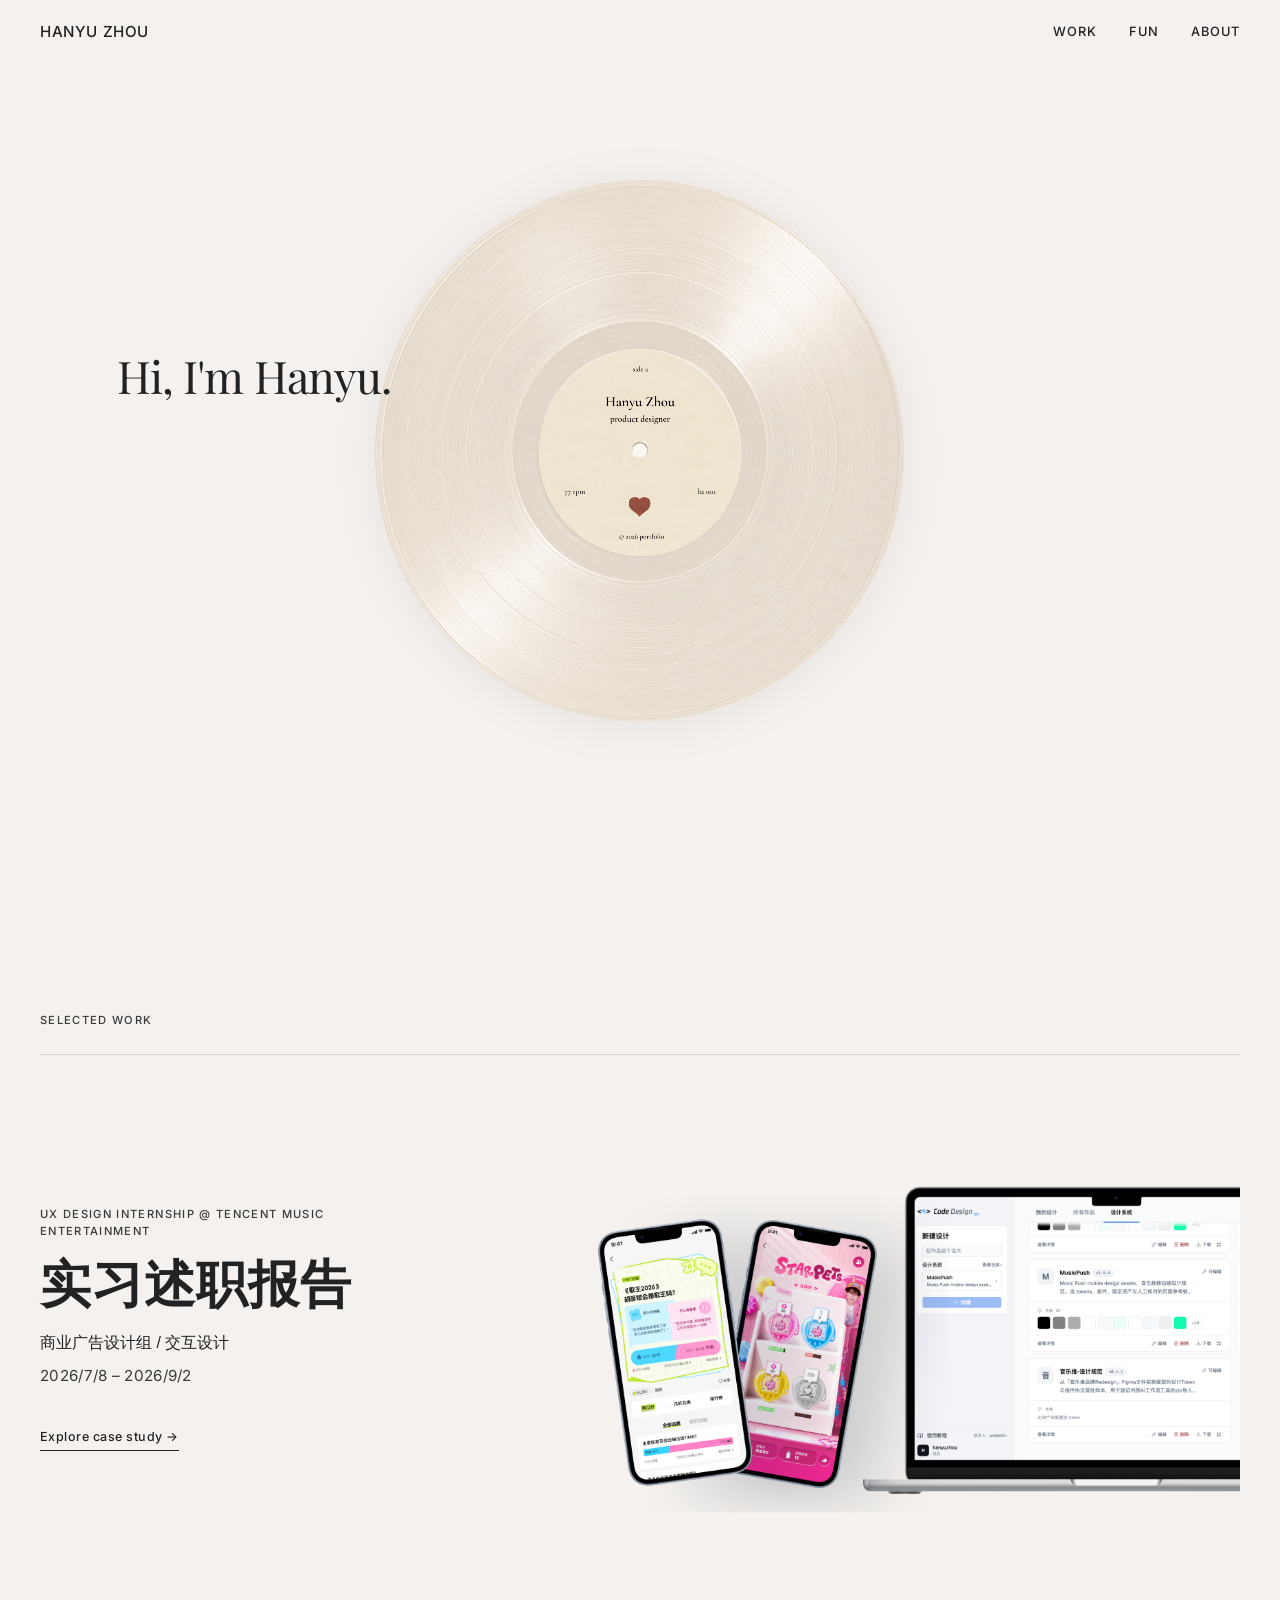
<file: index.html>
<!DOCTYPE html>
<html lang="en">
  <head>
    <meta charset="UTF-8" />
    <meta name="viewport" content="width=device-width, initial-scale=1.0" />
    <title>Hanyu Zhou — Product Designer</title>
    <link rel="preconnect" href="https://fonts.googleapis.com" />
    <link rel="preconnect" href="https://fonts.gstatic.com" crossorigin />
    <link
      href="https://fonts.googleapis.com/css2?family=Inter:wght@300;400;500;600&family=Playfair+Display:ital,wght@0,400;0,500;1,400&display=swap"
      rel="stylesheet"
    />
    <link rel="stylesheet" href="styles.css?v=20260903j" />
  </head>
  <body>
    <header class="site-header">
      <a href="#" class="logo" aria-label="Home">Hanyu Zhou</a>
      <nav class="site-nav" aria-label="Primary">
        <a href="#work" class="nav-link">Work</a>
        <a href="#fun" class="nav-link">Fun</a>
        <a href="about.html" class="nav-link">About</a>
      </nav>
    </header>

    <main>
      <section class="hero" aria-label="Introduction">
        <div class="hero-inner">
          <p class="hero-intro">Hi, I'm Hanyu.</p>
          <div class="hero-vinyl" aria-hidden="true">
            <div class="vinyl-frame">
              <img
                src="assets/vinyl.png"
                alt=""
                class="vinyl-img"
                width="560"
                height="560"
              />
            </div>
          </div>
        </div>
      </section>

      <section id="work" class="work" aria-label="Selected work">
        <header class="work-header">
          <p class="eyebrow">Selected work</p>
        </header>

        <div class="project-list">
          <article class="project project--report">
            <div class="project-copy">
              <p class="project-meta">
                UX Design Internship @ Tencent Music Entertainment
              </p>
              <h2 class="zh">实习述职报告</h2>
              <p class="project-role zh">商业广告设计组 / 交互设计</p>
              <p class="project-date">2026/7/8 – 2026/9/2</p>
              <a href="tencent-music.html" class="project-link"
                >Explore case study →</a
              >
            </div>
            <div class="project-visual project-visual--report">
              <img
                src="assets/tme_title.png"
                alt="腾讯音乐实习项目界面示意"
                width="3840"
                height="2160"
              />
            </div>
          </article>
        </div>
      </section>
    </main>
  </body>
</html>
</file>
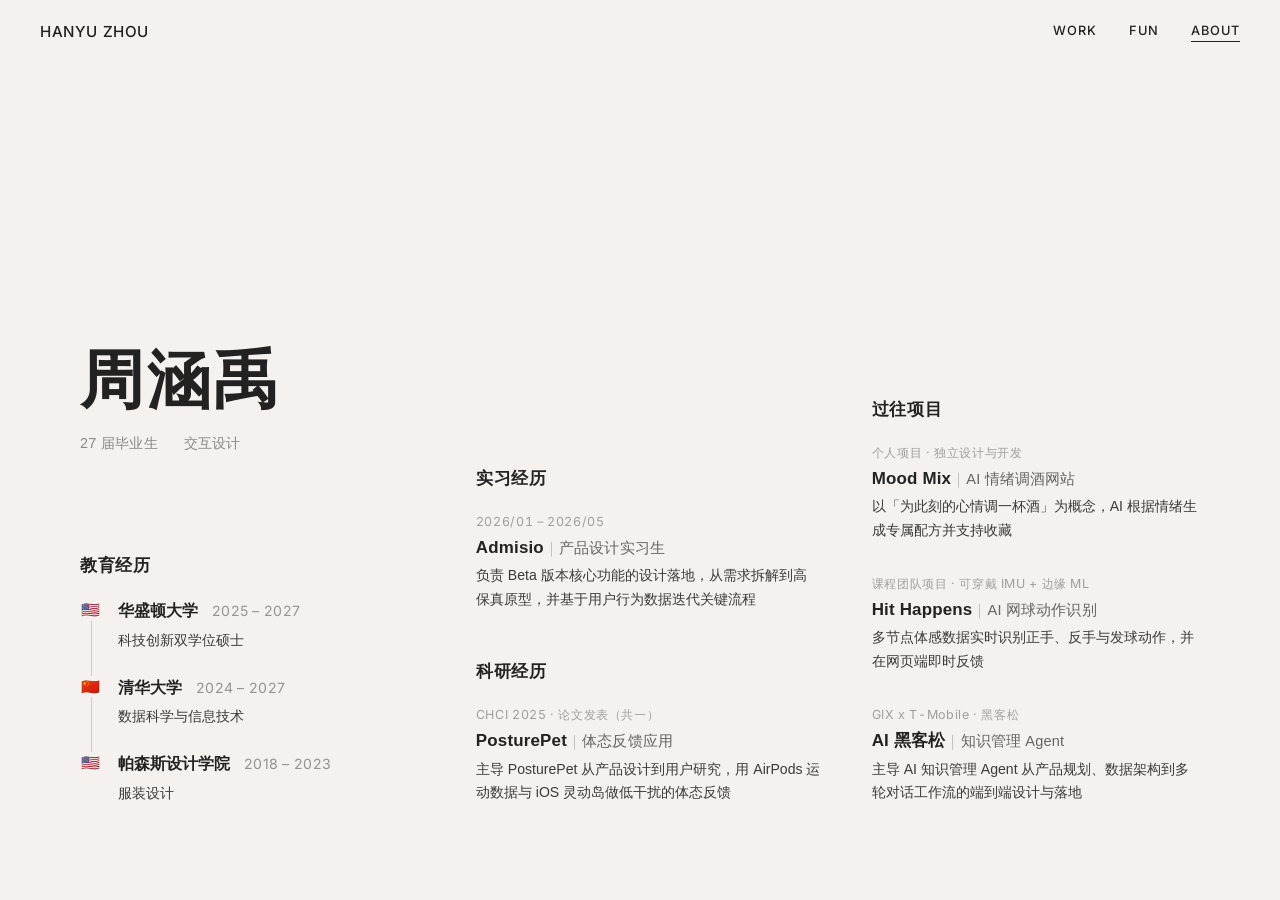
<file: about.html>
<!DOCTYPE html>
<html lang="zh-CN">
  <head>
    <meta charset="UTF-8" />
    <meta name="viewport" content="width=device-width, initial-scale=1.0" />
    <title>About — Hanyu Zhou</title>
    <link rel="preconnect" href="https://fonts.googleapis.com" />
    <link rel="preconnect" href="https://fonts.gstatic.com" crossorigin />
    <link
      href="https://fonts.googleapis.com/css2?family=Inter:wght@300;400;500;600&family=Playfair+Display:ital,wght@0,400;0,500;1,400&display=swap"
      rel="stylesheet"
    />
    <link rel="stylesheet" href="styles.css?v=20260901h" />
  </head>
  <body>
    <header class="site-header">
      <a href="index.html" class="logo" aria-label="Home">Hanyu Zhou</a>
      <nav class="site-nav" aria-label="Primary">
        <a href="index.html#work" class="nav-link">Work</a>
        <a href="index.html#fun" class="nav-link">Fun</a>
        <a href="about.html" class="nav-link nav-link--active" aria-current="page"
          >About</a
        >
      </nav>
    </header>

    <main>
      <section class="resume" aria-label="个人履历">
        <div class="resume-grid">
          <div class="resume-col resume-col--left">
            <div class="resume-intro">
            <h1 class="resume-name zh">周涵禹</h1>
            <p class="resume-meta zh">
              <span>27 届毕业生</span><span>交互设计</span>
            </p>
            </div>

            <section class="resume-block">
            <h2 class="resume-heading zh">教育经历</h2>
            <ol class="edu-timeline">
              <li>
                <span class="edu-flag" aria-hidden="true">🇺🇸</span>
                <div class="edu-body">
                  <div class="edu-top">
                    <strong class="zh">华盛顿大学</strong>
                    <span class="edu-years">2025 – 2027</span>
                  </div>
                  <p class="zh">科技创新双学位硕士</p>
                </div>
              </li>
              <li>
                <span class="edu-flag" aria-hidden="true">🇨🇳</span>
                <div class="edu-body">
                  <div class="edu-top">
                    <strong class="zh">清华大学</strong>
                    <span class="edu-years">2024 – 2027</span>
                  </div>
                  <p class="zh">数据科学与信息技术</p>
                </div>
              </li>
              <li>
                <span class="edu-flag" aria-hidden="true">🇺🇸</span>
                <div class="edu-body">
                  <div class="edu-top">
                    <strong class="zh">帕森斯设计学院</strong>
                    <span class="edu-years">2018 – 2023</span>
                  </div>
                  <p class="zh">服装设计</p>
                </div>
              </li>
            </ol>
            </section>
          </div>

          <div class="resume-col resume-col--mid">
            <section class="resume-block">
            <h2 class="resume-heading zh">实习经历</h2>
            <article class="resume-entry">
              <p class="entry-eyebrow">2026/01 – 2026/05</p>
              <h3 class="zh">
                Admisio<span class="entry-zh">产品设计实习生</span>
              </h3>
              <p class="entry-desc zh">
                负责 Beta 版本核心功能的设计落地，从需求拆解到高保真原型，并基于用户行为数据迭代关键流程
              </p>
            </article>
            </section>

            <section class="resume-block">
            <h2 class="resume-heading zh">科研经历</h2>
            <article class="resume-entry">
              <p class="entry-eyebrow">CHCI 2025 · 论文发表（共一）</p>
              <h3 class="zh">
                PosturePet<span class="entry-zh">体态反馈应用</span>
              </h3>
              <p class="entry-desc zh">
                主导 PosturePet 从产品设计到用户研究，用 AirPods 运动数据与 iOS
                灵动岛做低干扰的体态反馈
              </p>
            </article>
            </section>
          </div>

          <div class="resume-col resume-col--right">
            <section class="resume-block">
            <h2 class="resume-heading zh">过往项目</h2>
            <article class="resume-entry">
              <p class="entry-eyebrow">个人项目 · 独立设计与开发</p>
              <h3 class="zh">
                Mood Mix<span class="entry-zh">AI 情绪调酒网站</span>
              </h3>
              <p class="entry-desc zh">
                以「为此刻的心情调一杯酒」为概念，AI 根据情绪生成专属配方并支持收藏
              </p>
            </article>
            <article class="resume-entry">
              <p class="entry-eyebrow">课程团队项目 · 可穿戴 IMU + 边缘 ML</p>
              <h3 class="zh">
                Hit Happens<span class="entry-zh">AI 网球动作识别</span>
              </h3>
              <p class="entry-desc zh">
                多节点体感数据实时识别正手、反手与发球动作，并在网页端即时反馈
              </p>
            </article>
            <article class="resume-entry">
              <p class="entry-eyebrow">GIX x T-Mobile · 黑客松</p>
              <h3 class="zh">
                AI 黑客松<span class="entry-zh">知识管理 Agent</span>
              </h3>
              <p class="entry-desc zh">
                主导 AI 知识管理 Agent 从产品规划、数据架构到多轮对话工作流的端到端设计与落地
              </p>
            </article>
            </section>
          </div>
        </div>
      </section>
    </main>
  </body>
</html>
</file>
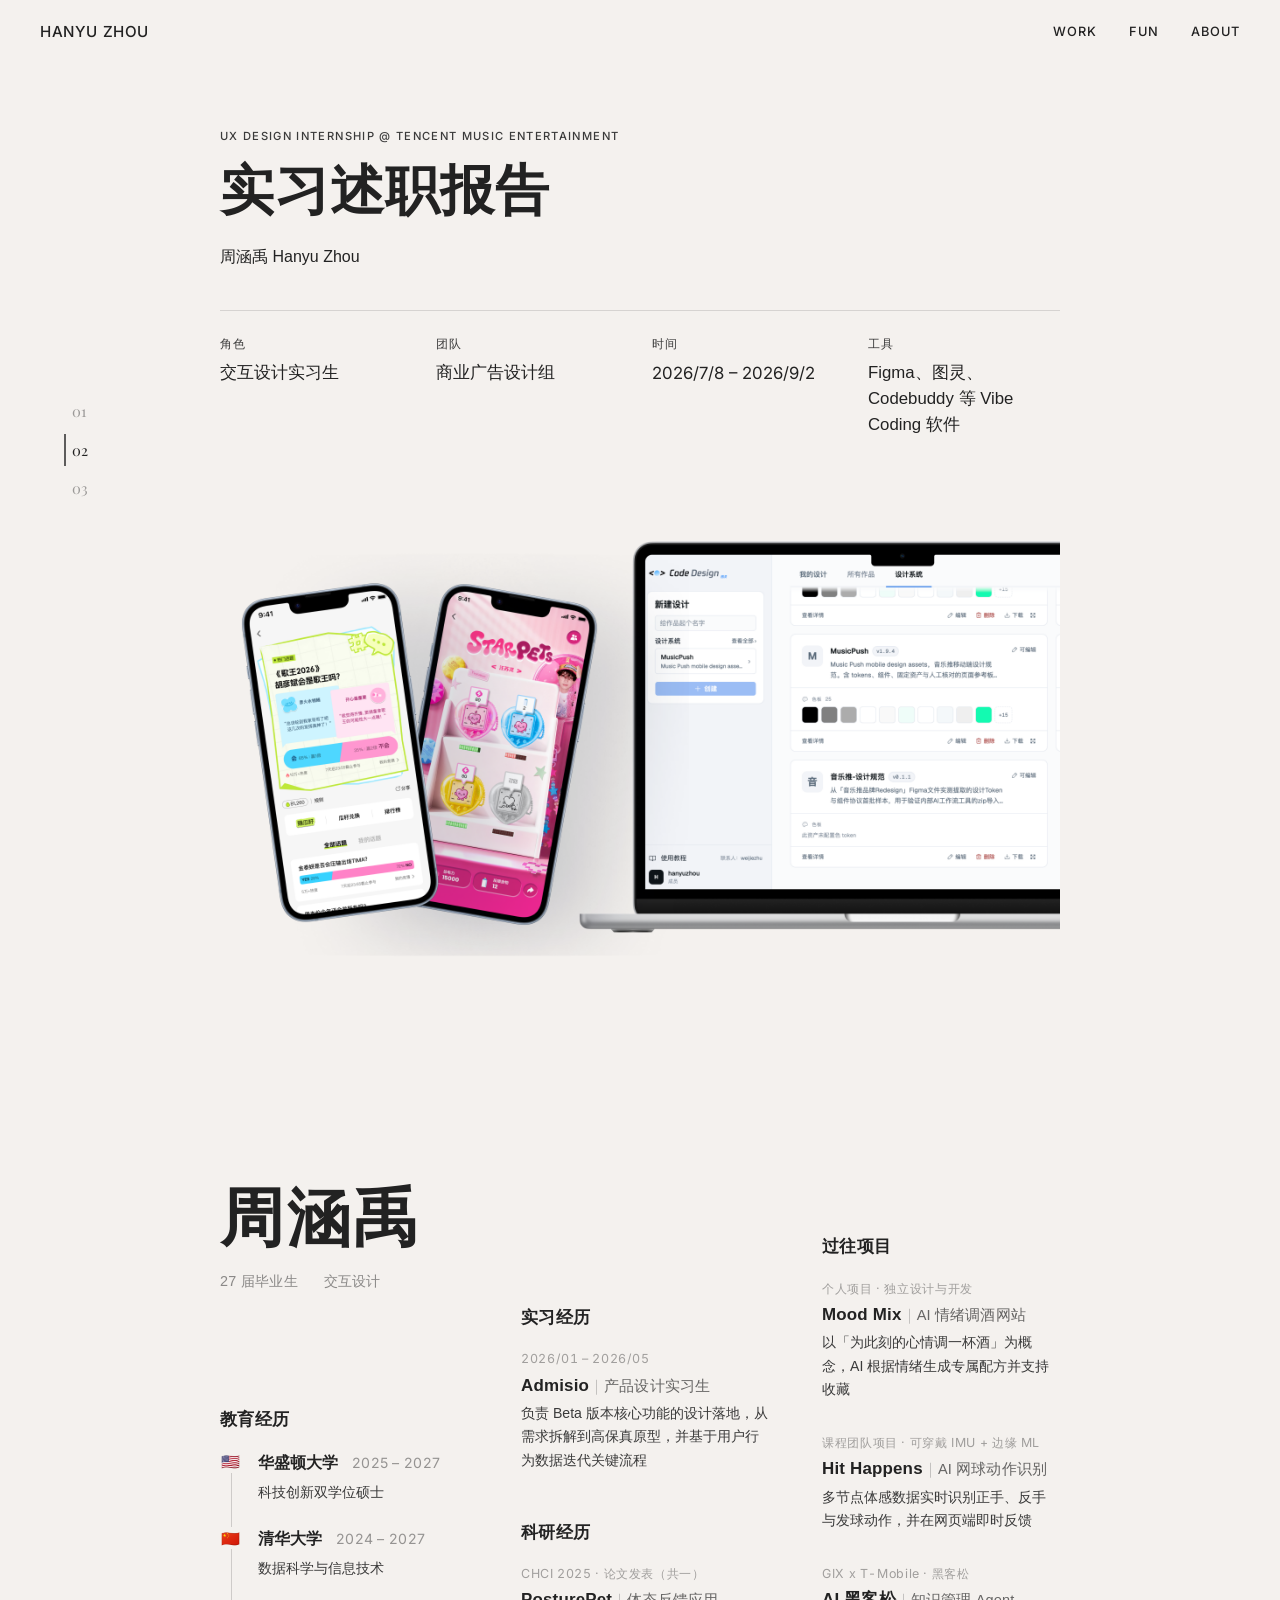
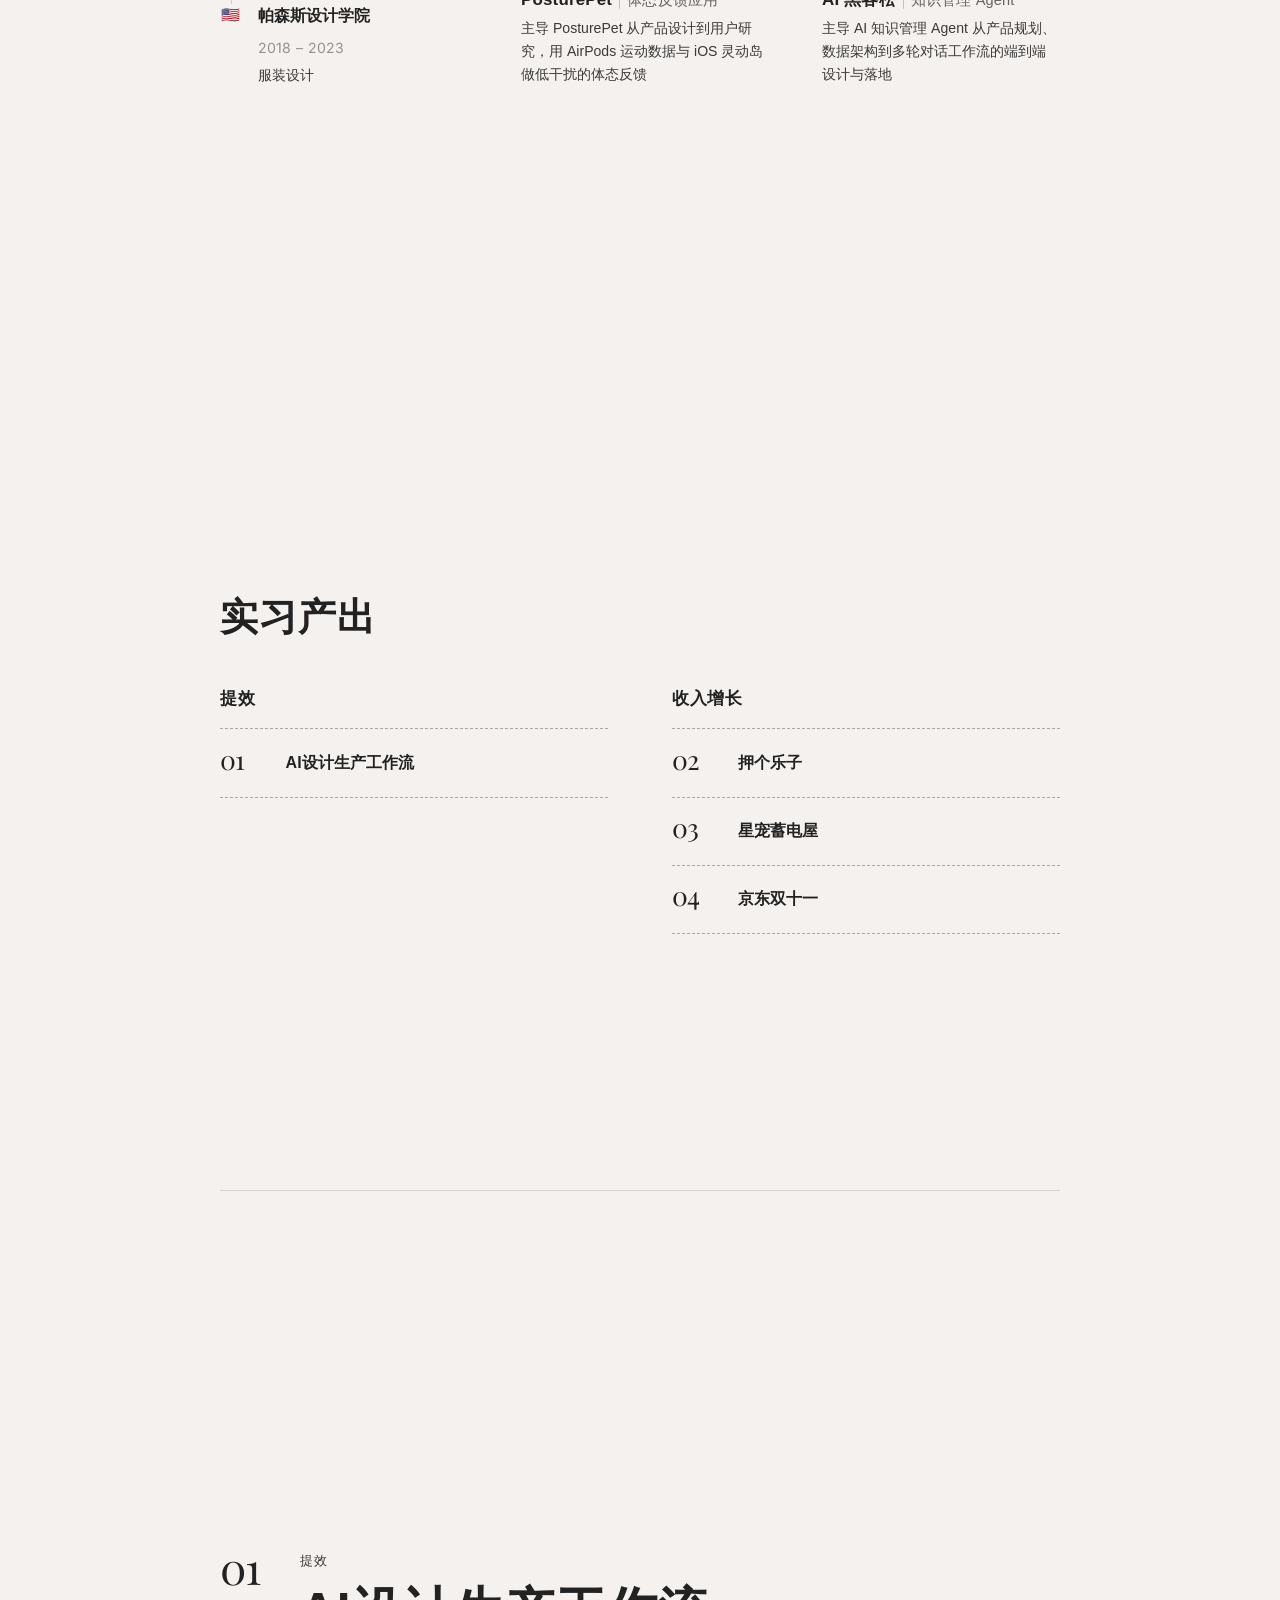
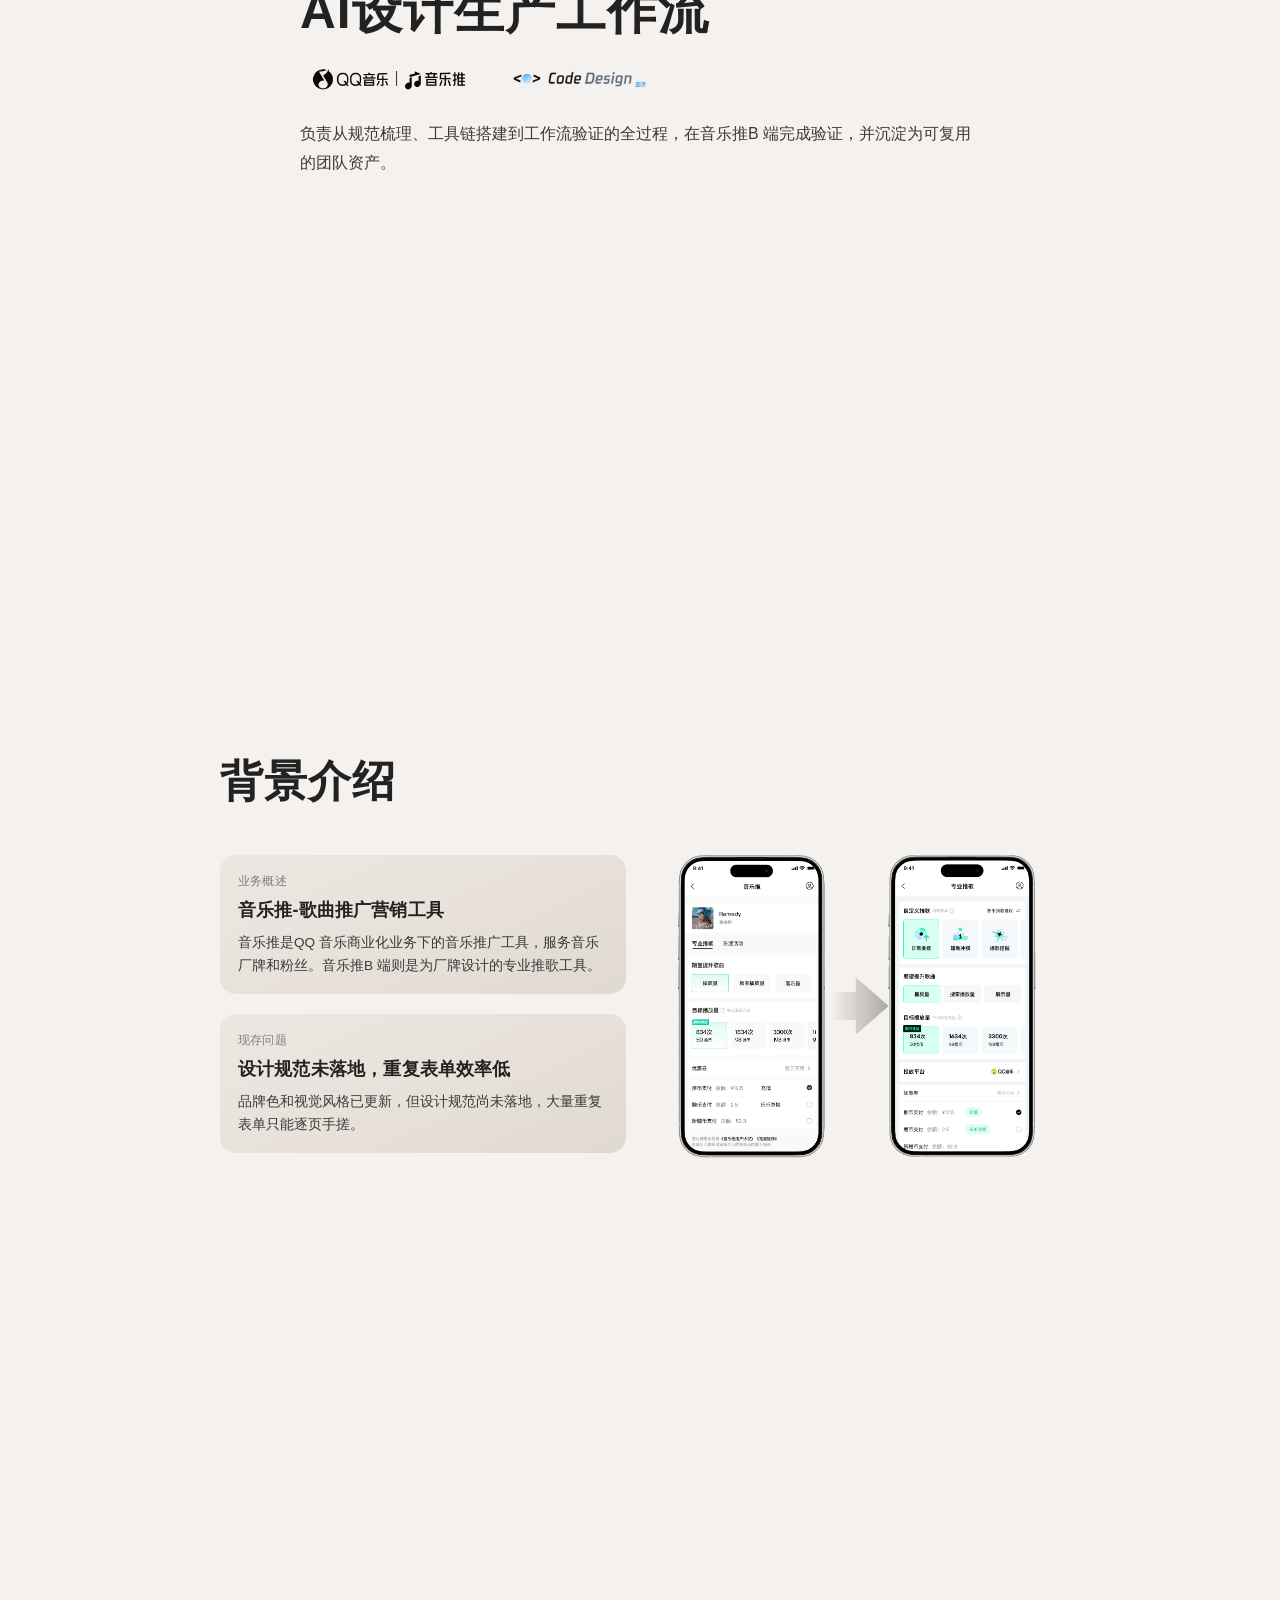
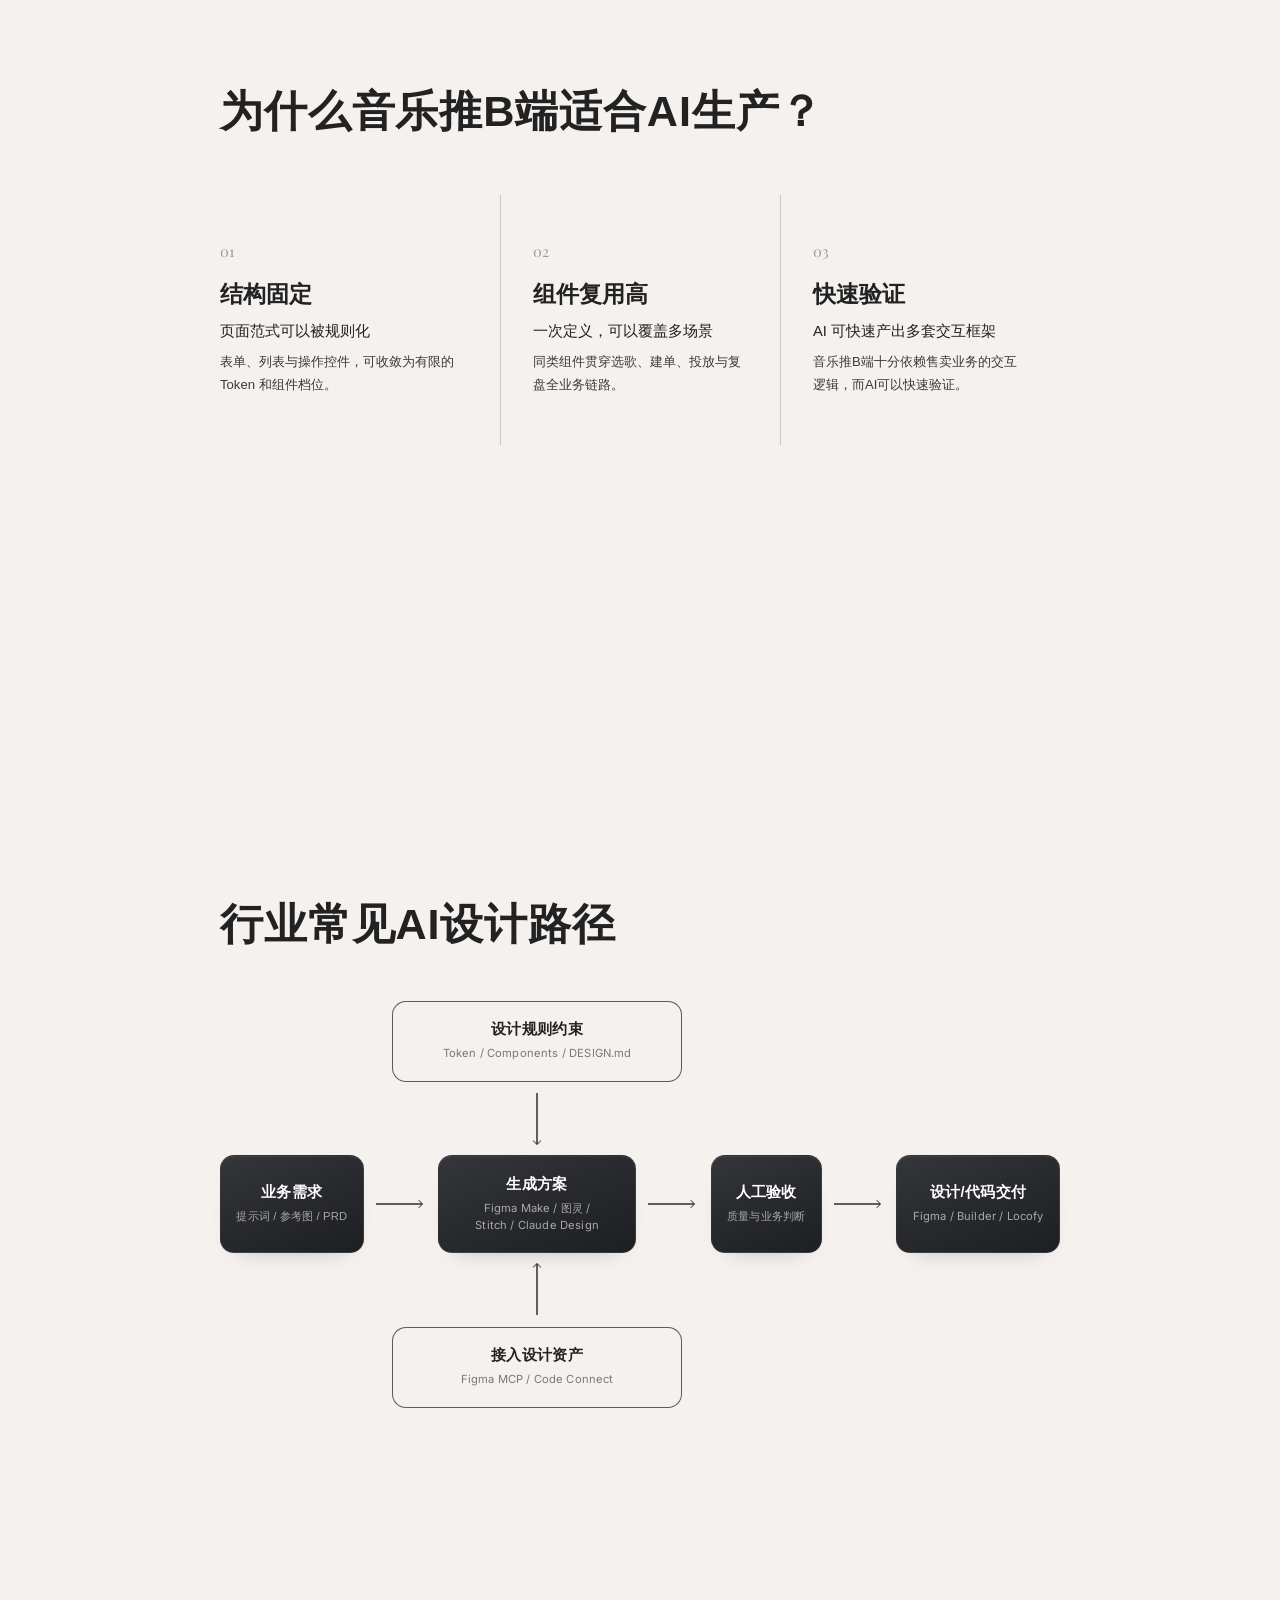
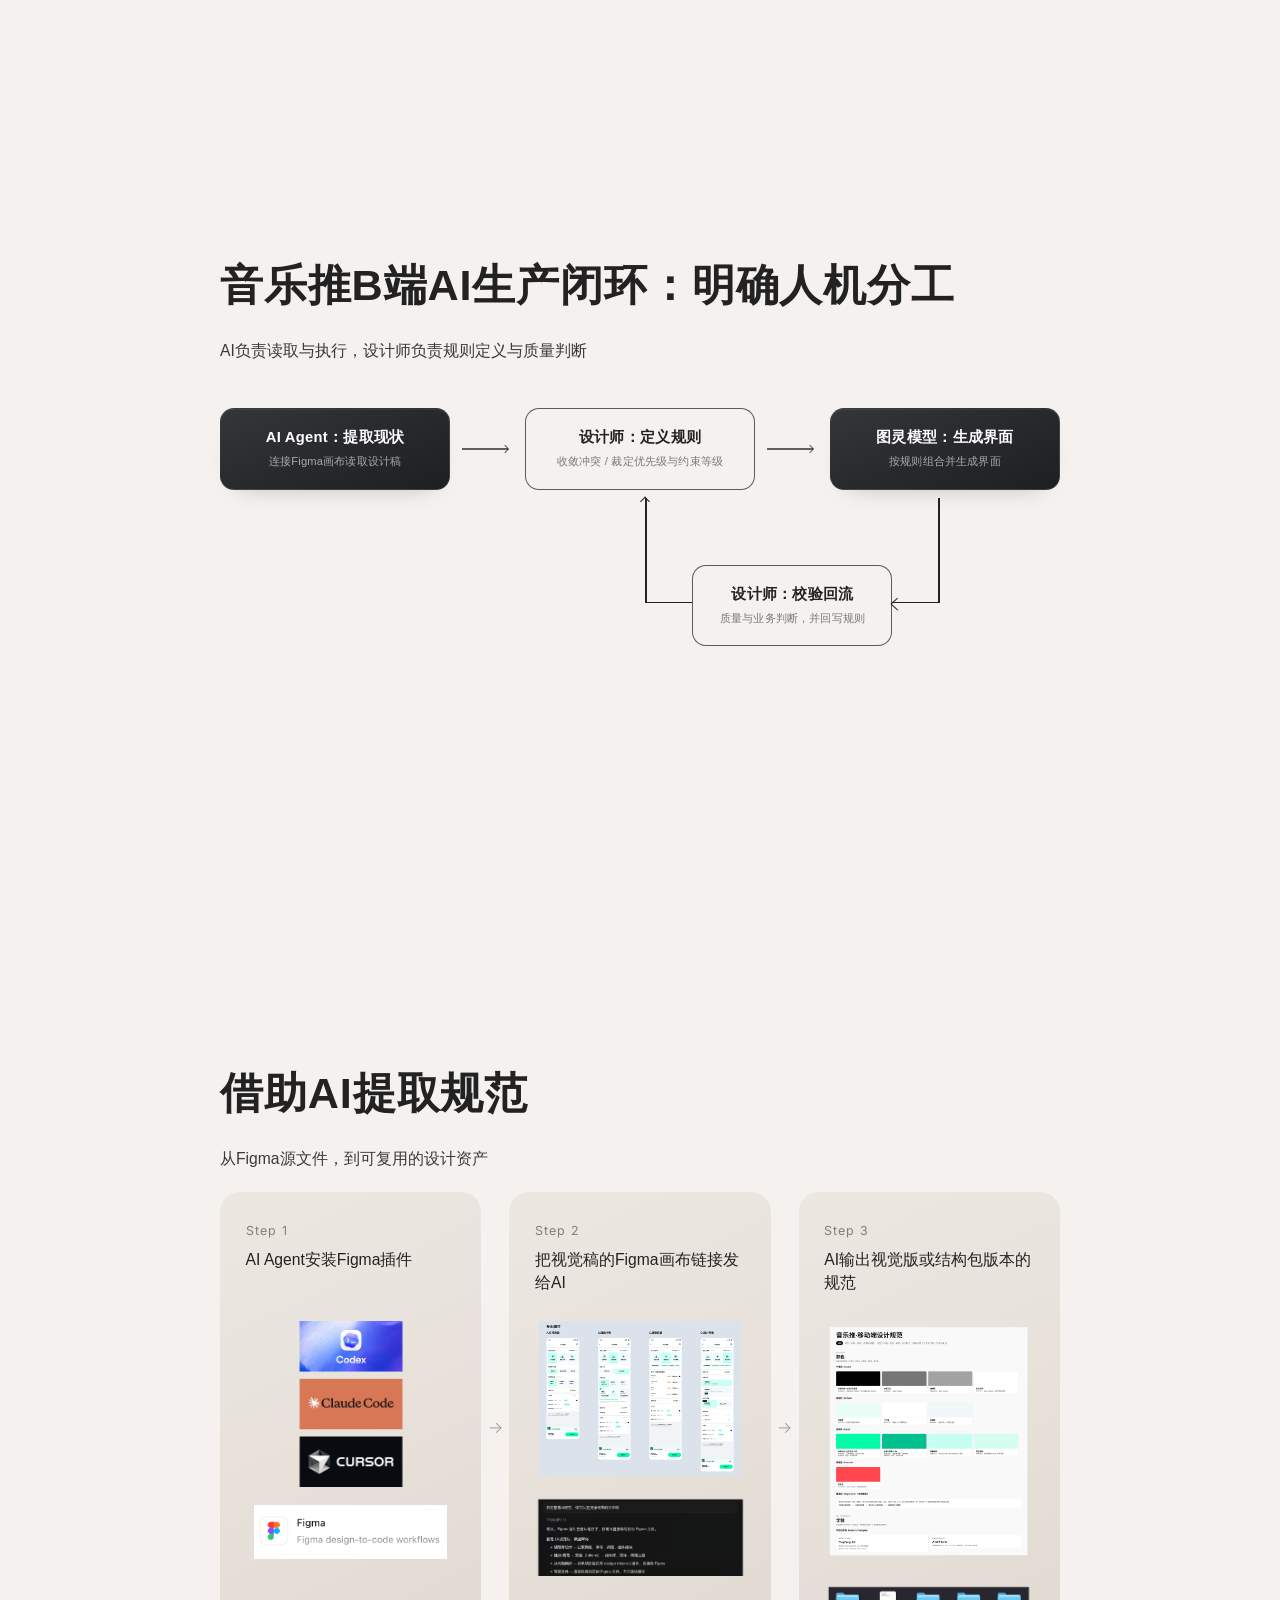
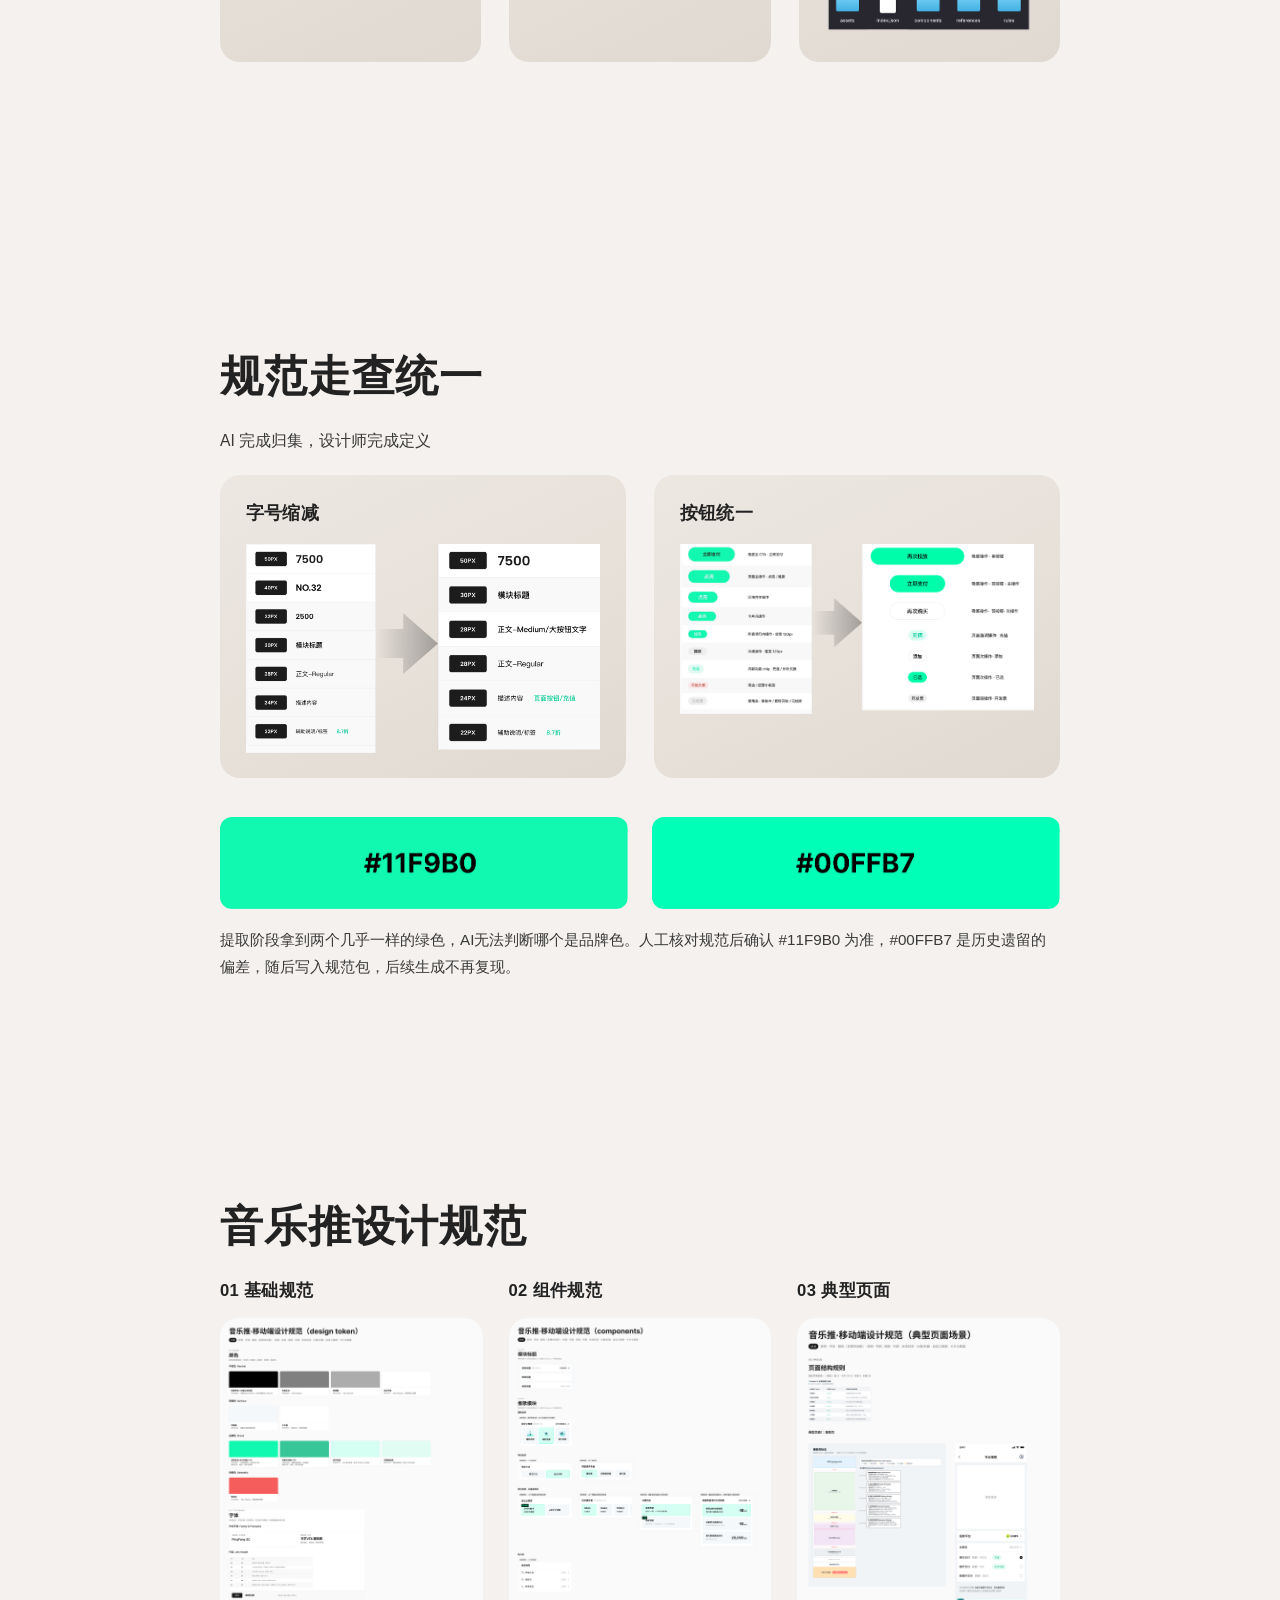
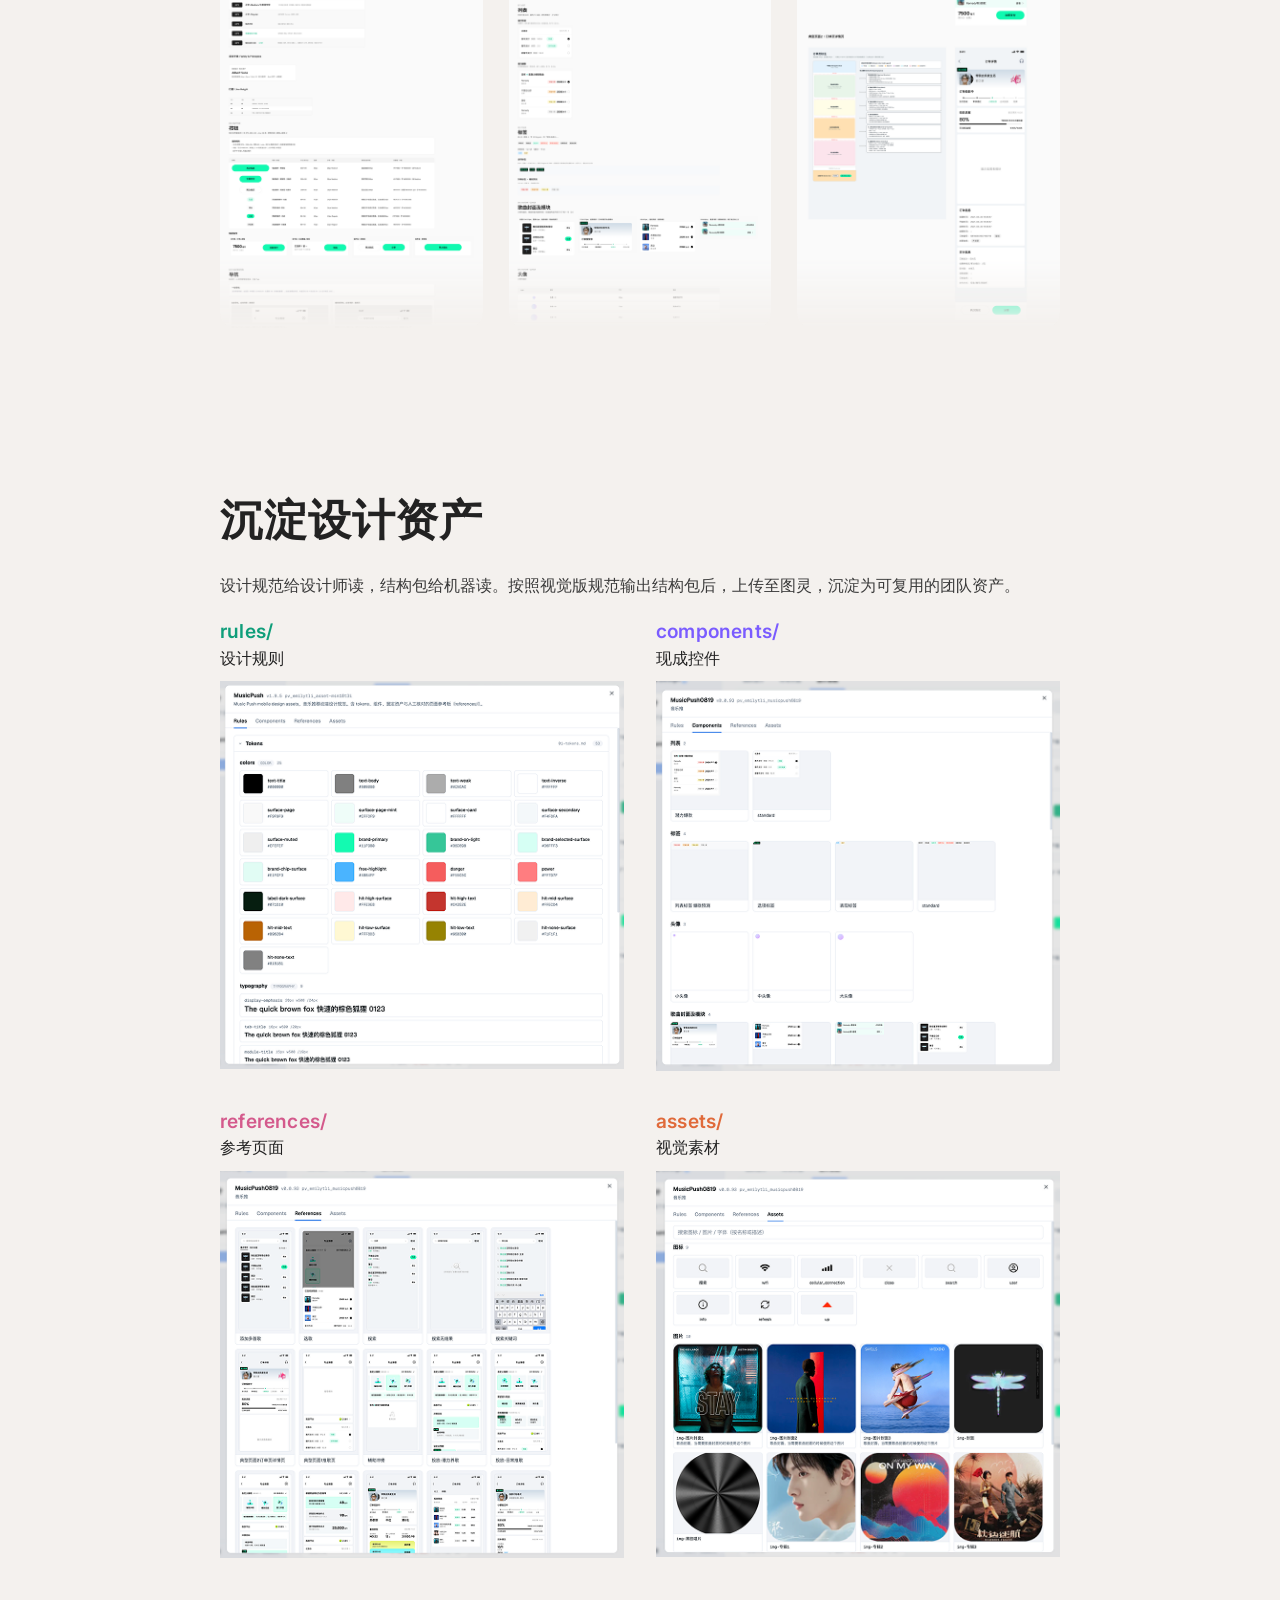
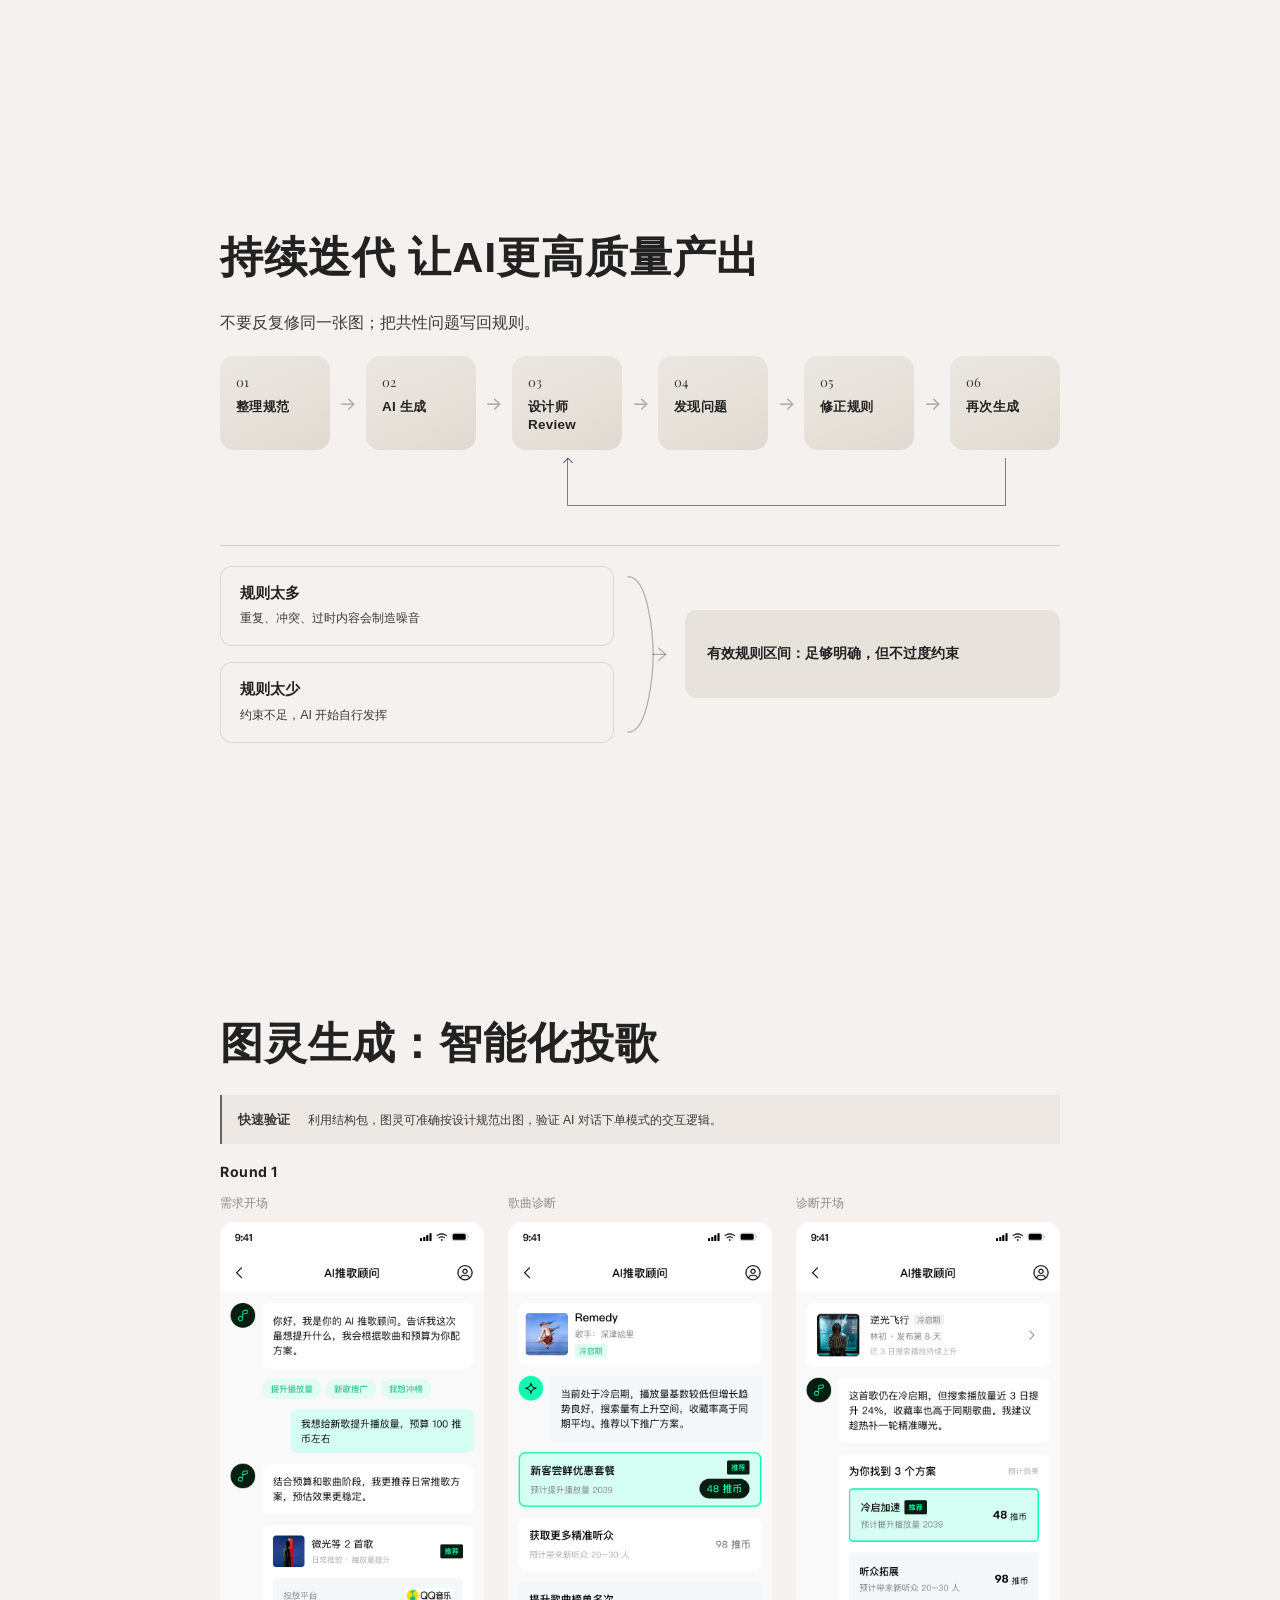
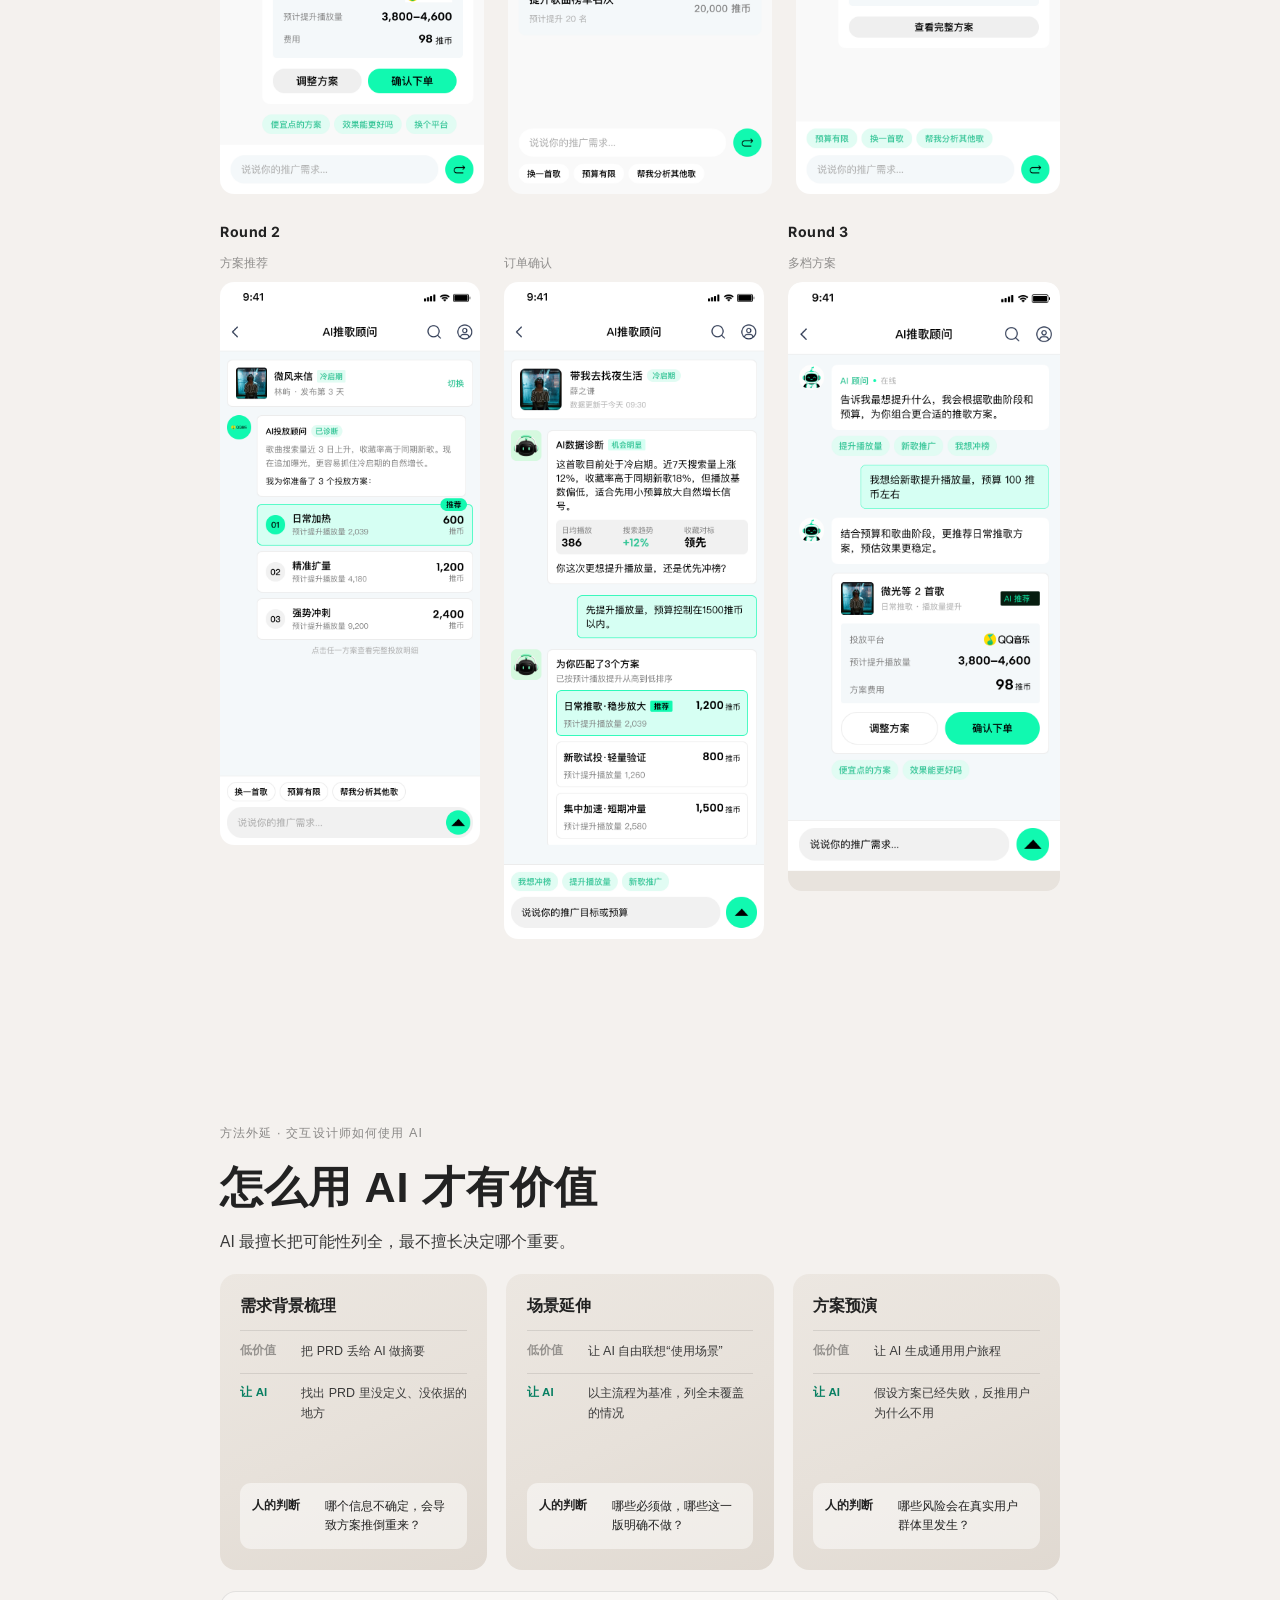
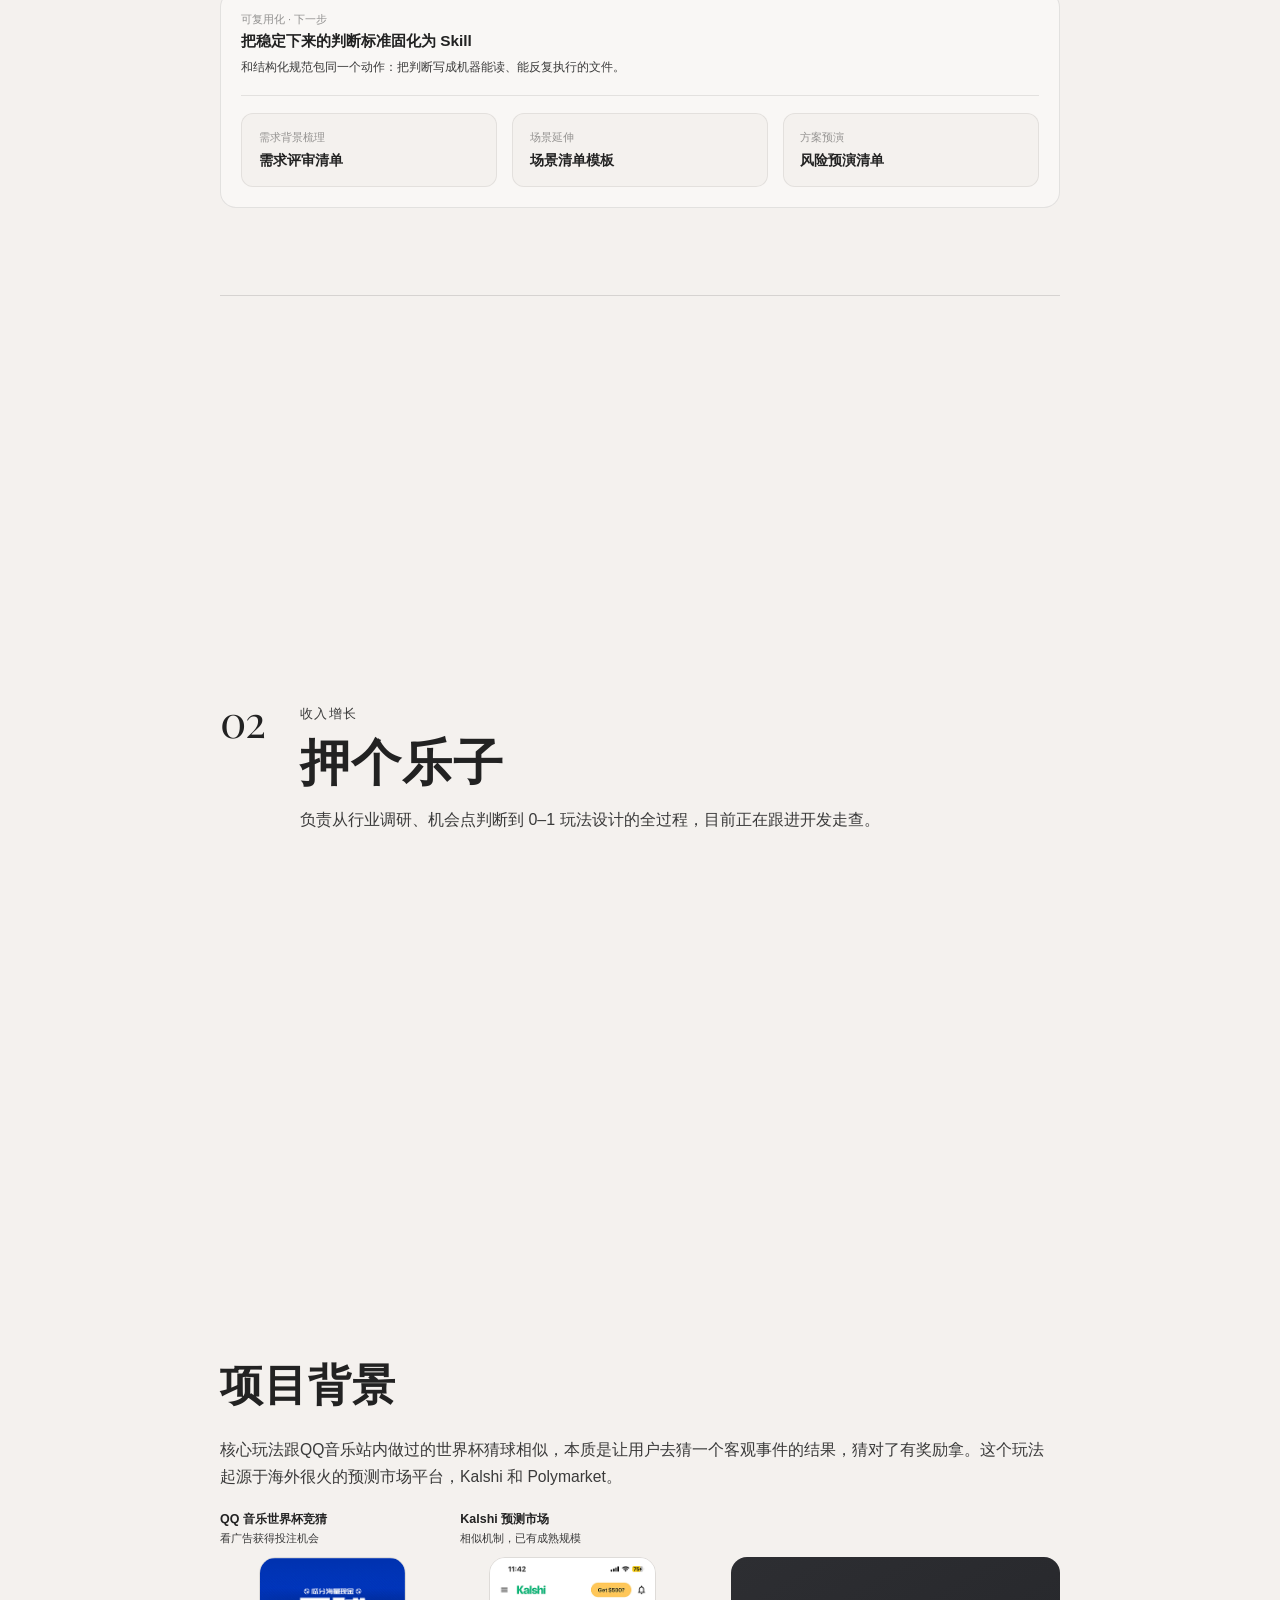
<file: tencent-music.html>
<!DOCTYPE html>
<html lang="zh-CN">
  <head>
    <meta charset="UTF-8" />
    <meta name="viewport" content="width=device-width, initial-scale=1.0" />
    <title>实习述职报告 — Hanyu Zhou</title>
    <link rel="preconnect" href="https://fonts.googleapis.com" />
    <link rel="preconnect" href="https://fonts.gstatic.com" crossorigin />
    <link
      href="https://fonts.googleapis.com/css2?family=Inter:wght@300;400;500;600&family=Playfair+Display:ital,wght@0,400;0,500;1,400&display=swap"
      rel="stylesheet"
    />
    <link rel="stylesheet" href="styles.css?v=20260903v" />
  </head>
  <body>
    <header class="site-header">
      <a href="index.html" class="logo" aria-label="Home">Hanyu Zhou</a>
      <nav class="site-nav" aria-label="Primary">
        <a href="index.html#work" class="nav-link">Work</a>
        <a href="index.html#fun" class="nav-link">Fun</a>
        <a href="about.html" class="nav-link">About</a>
      </nav>
    </header>

    <nav class="report-index" aria-label="项目目录">
      <ol class="report-index-list">
        <li>
          <a href="#project-01" class="report-index-link">
            <span class="report-index-num">01</span>
          </a>
        </li>
        <li>
          <a href="#project-02" class="report-index-link">
            <span class="report-index-num">02</span>
          </a>
        </li>
        <li>
          <a href="#project-03" class="report-index-link">
            <span class="report-index-num">03</span>
          </a>
        </li>
      </ol>
    </nav>

    <main>
      <article class="case case--report" aria-labelledby="case-title">
        <header class="case-hero">
          <p class="eyebrow">
            UX Design Internship @ Tencent Music Entertainment
          </p>
          <h1 id="case-title" class="zh">实习述职报告</h1>
          <p class="case-lede zh">周涵禹 Hanyu Zhou</p>

          <dl class="case-meta">
            <div>
              <dt class="zh">角色</dt>
              <dd class="zh">交互设计实习生</dd>
            </div>
            <div>
              <dt class="zh">团队</dt>
              <dd class="zh">商业广告设计组</dd>
            </div>
            <div>
              <dt class="zh">时间</dt>
              <dd>2026/7/8 – 2026/9/2</dd>
            </div>
            <div>
              <dt class="zh">工具</dt>
              <dd class="zh">Figma、图灵、Codebuddy 等 Vibe Coding 软件</dd>
            </div>
          </dl>
        </header>

        <div class="case-media case-media--hero case-media--photo">
          <img
            src="assets/tme_title.png"
            alt="腾讯音乐相关产品界面示意"
            width="3840"
            height="2160"
          />
        </div>

        <section class="report-module report-resume" aria-label="个人履历">
          <div class="resume-grid">
            <div class="resume-col resume-col--left">
              <div class="resume-intro">
                <h2 class="resume-name zh">周涵禹</h2>
                <p class="resume-meta zh">
                  <span>27 届毕业生</span><span>交互设计</span>
                </p>
              </div>

              <section class="resume-block">
                <h3 class="resume-heading zh">教育经历</h3>
                <ol class="edu-timeline">
                  <li>
                    <span class="edu-flag" aria-hidden="true">🇺🇸</span>
                    <div class="edu-body">
                      <div class="edu-top">
                        <strong class="zh">华盛顿大学</strong>
                        <span class="edu-years">2025 – 2027</span>
                      </div>
                      <p class="zh">科技创新双学位硕士</p>
                    </div>
                  </li>
                  <li>
                    <span class="edu-flag" aria-hidden="true">🇨🇳</span>
                    <div class="edu-body">
                      <div class="edu-top">
                        <strong class="zh">清华大学</strong>
                        <span class="edu-years">2024 – 2027</span>
                      </div>
                      <p class="zh">数据科学与信息技术</p>
                    </div>
                  </li>
                  <li>
                    <span class="edu-flag" aria-hidden="true">🇺🇸</span>
                    <div class="edu-body">
                      <div class="edu-top">
                        <strong class="zh">帕森斯设计学院</strong>
                        <span class="edu-years">2018 – 2023</span>
                      </div>
                      <p class="zh">服装设计</p>
                    </div>
                  </li>
                </ol>
              </section>
            </div>

            <div class="resume-col resume-col--mid">
              <section class="resume-block">
                <h3 class="resume-heading zh">实习经历</h3>
                <article class="resume-entry">
                  <p class="entry-eyebrow">2026/01 – 2026/05</p>
                  <h4 class="zh">
                    Admisio<span class="entry-zh">产品设计实习生</span>
                  </h4>
                  <p class="entry-desc zh">
                    负责 Beta 版本核心功能的设计落地，从需求拆解到高保真原型，并基于用户行为数据迭代关键流程
                  </p>
                </article>
              </section>

              <section class="resume-block">
                <h3 class="resume-heading zh">科研经历</h3>
                <article class="resume-entry">
                  <p class="entry-eyebrow">CHCI 2025 · 论文发表（共一）</p>
                  <h4 class="zh">
                    PosturePet<span class="entry-zh">体态反馈应用</span>
                  </h4>
                  <p class="entry-desc zh">
                    主导 PosturePet 从产品设计到用户研究，用 AirPods 运动数据与 iOS
                    灵动岛做低干扰的体态反馈
                  </p>
                </article>
              </section>
            </div>

            <div class="resume-col resume-col--right">
              <section class="resume-block">
                <h3 class="resume-heading zh">过往项目</h3>
                <article class="resume-entry">
                  <p class="entry-eyebrow">个人项目 · 独立设计与开发</p>
                  <h4 class="zh">
                    Mood Mix<span class="entry-zh">AI 情绪调酒网站</span>
                  </h4>
                  <p class="entry-desc zh">
                    以「为此刻的心情调一杯酒」为概念，AI 根据情绪生成专属配方并支持收藏
                  </p>
                </article>
                <article class="resume-entry">
                  <p class="entry-eyebrow">课程团队项目 · 可穿戴 IMU + 边缘 ML</p>
                  <h4 class="zh">
                    Hit Happens<span class="entry-zh">AI 网球动作识别</span>
                  </h4>
                  <p class="entry-desc zh">
                    多节点体感数据实时识别正手、反手与发球动作，并在网页端即时反馈
                  </p>
                </article>
                <article class="resume-entry">
                  <p class="entry-eyebrow">GIX x T-Mobile · 黑客松</p>
                  <h4 class="zh">
                    AI 黑客松<span class="entry-zh">知识管理 Agent</span>
                  </h4>
                  <p class="entry-desc zh">
                    主导 AI 知识管理 Agent 从产品规划、数据架构到多轮对话工作流的端到端设计与落地
                  </p>
                </article>
              </section>
            </div>
          </div>
        </section>

        <section class="output-dir" aria-labelledby="output-heading">
          <h2 id="output-heading" class="section-label zh">实习产出</h2>

          <div class="output-dir-grid">
            <div class="output-col">
              <h3 class="output-col-title zh">提效</h3>
              <ol class="output-list">
                <li>
                  <a class="output-item" href="#project-01">
                    <span class="output-num" aria-hidden="true">01</span>
                    <div class="output-body">
                      <p class="output-name zh">AI设计生产工作流</p>
                    </div>
                  </a>
                </li>
              </ol>
            </div>

            <div class="output-col">
              <h3 class="output-col-title zh">收入增长</h3>
              <ol class="output-list" start="2">
                <li>
                  <a class="output-item" href="#project-02">
                    <span class="output-num" aria-hidden="true">02</span>
                    <div class="output-body">
                      <p class="output-name zh">押个乐子</p>
                    </div>
                  </a>
                </li>
                <li>
                  <a class="output-item" href="#project-03">
                    <span class="output-num" aria-hidden="true">03</span>
                    <div class="output-body">
                      <p class="output-name zh">星宠蓄电屋</p>
                    </div>
                  </a>
                </li>
                <li>
                  <div class="output-item">
                    <span class="output-num" aria-hidden="true">04</span>
                    <div class="output-body">
                      <p class="output-name zh">京东双十一</p>
                    </div>
                  </div>
                </li>
              </ol>
            </div>
          </div>
        </section>

        <!-- Project 01 -->
        <section id="project-01" class="report-project" aria-labelledby="project-01-title">
          <header class="report-project-header">
            <p class="report-project-index">01</p>
            <div>
              <p class="report-project-tag zh">提效</p>
              <h2 id="project-01-title" class="zh">AI设计生产工作流</h2>
              <div class="report-project-logos">
                <img
                  src="assets/音乐推logo.png"
                  alt="QQ音乐 · 音乐推"
                  width="612"
                  height="170"
                />
                <img
                  src="assets/图灵logo.png"
                  alt="Code Design图灵"
                  width="516"
                  height="170"
                />
              </div>
              <p class="report-project-caption zh">
                负责从规范梳理、工具链搭建到工作流验证的全过程，在音乐推B
                端完成验证，并沉淀为可复用的团队资产。
              </p>
            </div>
          </header>

          <section class="report-module" aria-labelledby="p01-bg">
            <h3 id="p01-bg" class="zh">背景介绍</h3>

            <div class="split-grid">
              <div class="split-cards">
                <article class="info-card">
                  <p class="info-card-label zh">业务概述</p>
                  <h4 class="info-card-title zh">音乐推-歌曲推广营销工具</h4>
                  <p class="info-card-body zh">
                    音乐推是QQ
                    音乐商业化业务下的音乐推广工具，服务音乐厂牌和粉丝。音乐推B
                    端则是为厂牌设计的专业推歌工具。
                  </p>
                </article>

                <article class="info-card">
                  <p class="info-card-label zh">现存问题</p>
                  <h4 class="info-card-title zh">设计规范未落地，重复表单效率低</h4>
                  <p class="info-card-body zh">
                    品牌色和视觉风格已更新，但设计规范尚未落地，大量重复表单只能逐页手搓。
                  </p>
                </article>
              </div>

              <div class="split-media">
                <div class="case-media case-media--photo">
                  <img
                    src="assets/Frame%20176.png"
                    alt="音乐推B端界面示意"
                    width="1485"
                    height="1250"
                  />
                </div>
              </div>
            </div>

          </section>

          <section class="report-module" aria-labelledby="p01-why">
            <h3 id="p01-why" class="zh">为什么音乐推B端适合AI生产？</h3>
            <div class="b2b-ai-grid">
              <article class="b2b-ai-point">
                <p class="b2b-ai-num">01</p>
                <h4 class="zh">结构固定</h4>
                <strong class="zh">页面范式可以被规则化</strong>
                <p class="zh">
                  表单、列表与操作控件，可收敛为有限的 Token 和组件档位。
                </p>
              </article>

              <article class="b2b-ai-point">
                <p class="b2b-ai-num">02</p>
                <h4 class="zh">组件复用高</h4>
                <strong class="zh">一次定义，可以覆盖多场景</strong>
                <p class="zh">
                  同类组件贯穿选歌、建单、投放与复盘全业务链路。
                </p>
              </article>

              <article class="b2b-ai-point">
                <p class="b2b-ai-num">03</p>
                <h4 class="zh">快速验证</h4>
                <strong class="zh">AI 可快速产出多套交互框架</strong>
                <p class="zh">
                  音乐推B端十分依赖售卖业务的交互逻辑，而AI可以快速验证。
                </p>
              </article>
            </div>
          </section>

          <section class="report-module" aria-labelledby="p01-paths">
            <h3 id="p01-paths" class="zh">行业常见AI设计路径</h3>
            <figure class="flowchart" role="group" aria-label="行业常见AI设计路径流程图">
              <div class="flowchart-grid">
                <div class="flow-node flow-node--n1">
                  <p class="flow-node-title zh">业务需求</p>
                  <p class="flow-node-sub zh">提示词 / 参考图 / PRD</p>
                </div>
                <span class="flow-arrow flow-arrow--right flow-arrow--a1" aria-hidden="true"></span>

                <div class="flow-node flow-node--n2">
                  <p class="flow-node-title zh">生成方案</p>
                  <p class="flow-node-sub">Figma Make / 图灵 /<br />Stitch / Claude Design</p>
                </div>
                <span class="flow-arrow flow-arrow--right flow-arrow--a2" aria-hidden="true"></span>

                <div class="flow-node flow-node--n3">
                  <p class="flow-node-title zh">人工验收</p>
                  <p class="flow-node-sub zh">质量与业务判断</p>
                </div>
                <span class="flow-arrow flow-arrow--right flow-arrow--a3" aria-hidden="true"></span>

                <div class="flow-node flow-node--n4">
                  <p class="flow-node-title zh">设计/代码交付</p>
                  <p class="flow-node-sub">Figma / Builder / Locofy</p>
                </div>

                <div class="flow-node flow-node--light flow-node--top">
                  <p class="flow-node-title zh">设计规则约束</p>
                  <p class="flow-node-sub">Token / Components / DESIGN.md</p>
                </div>
                <span class="flow-arrow flow-arrow--down" aria-hidden="true"></span>

                <span class="flow-arrow flow-arrow--up" aria-hidden="true"></span>
                <div class="flow-node flow-node--light flow-node--bottom">
                  <p class="flow-node-title zh">接入设计资产</p>
                  <p class="flow-node-sub">Figma MCP / Code Connect</p>
                </div>
              </div>
            </figure>
          </section>

          <section class="report-module" aria-labelledby="p01-loop">
            <h3 id="p01-loop" class="zh">
              音乐推B端AI生产闭环：明确人机分工
            </h3>
            <p class="report-module-note zh">
              AI负责读取与执行，设计师负责规则定义与质量判断
            </p>
            <figure class="flowchart" role="group" aria-label="音乐推B端AI生产闭环流程图">
              <div class="flowchart-grid flowchart-grid--branch">
                <div class="flow-node flow-node--ai flow-node--p1">
                  <p class="flow-node-title zh">AI Agent：提取现状</p>
                  <p class="flow-node-sub zh">连接Figma画布读取设计稿</p>
                </div>
                <span class="flow-arrow flow-arrow--right flow-arrow--c1" aria-hidden="true"></span>

                <div class="flow-node flow-node--designer flow-node--p2">
                  <p class="flow-node-title zh">设计师：定义规则</p>
                  <p class="flow-node-sub zh">收敛冲突 / 裁定优先级与约束等级</p>
                </div>
                <span class="flow-arrow flow-arrow--right flow-arrow--c2" aria-hidden="true"></span>

                <div class="flow-node flow-node--ai flow-node--p3">
                  <p class="flow-node-title zh">图灵模型：生成界面</p>
                  <p class="flow-node-sub zh">按规则组合并生成界面</p>
                </div>

                <div class="flow-feedback">
                  <span class="flow-elbow flow-elbow--out" aria-hidden="true">
                    <span class="flow-elbow-head flow-elbow-head--up"></span>
                  </span>
                  <div class="flow-node flow-node--designer flow-node--p4">
                    <p class="flow-node-title zh">设计师：校验回流</p>
                    <p class="flow-node-sub zh">质量与业务判断，并回写规则</p>
                  </div>
                  <span class="flow-elbow flow-elbow--in" aria-hidden="true">
                    <span class="flow-elbow-head flow-elbow-head--left"></span>
                  </span>
                </div>
              </div>
            </figure>
          </section>

          <section class="report-module" aria-labelledby="p01-extract">
            <h3 id="p01-extract" class="zh">借助AI提取规范</h3>
            <p class="report-module-note zh">从Figma源文件，到可复用的设计资产</p>

            <div class="ai-extract-grid">
              <article class="ai-extract-card">
                <p class="ai-extract-card-step">Step 1</p>
                <p class="ai-extract-card-title zh">AI Agent安装Figma插件</p>
                <div class="ai-extract-card-media">
                  <img
                    src="assets/step-1-images.png"
                    alt="Codex、Claude Code、Cursor三款AI Agent图标"
                    width="928"
                    height="736"
                  />
                  <img
                    class="ai-extract-card-media-extra"
                    src="assets/Figma.png"
                    alt="Figma官方插件：Figma design-to-code workflows"
                    width="538"
                    height="150"
                  />
                </div>
              </article>

              <article class="ai-extract-card">
                <p class="ai-extract-card-step">Step 2</p>
                <p class="ai-extract-card-title zh">把视觉稿的Figma画布链接发给AI</p>
                <div class="ai-extract-card-media">
                  <img
                    src="assets/step-2-images.png"
                    alt="Figma画布截图"
                    width="756"
                    height="569"
                  />
                  <img
                    src="assets/step-2-images%20copy.png"
                    alt="AI对话示例"
                    width="921"
                    height="350"
                  />
                </div>
              </article>

              <article class="ai-extract-card">
                <p class="ai-extract-card-step">Step 3</p>
                <p class="ai-extract-card-title zh">AI输出视觉版或结构包版本的规范</p>
                <div class="ai-extract-card-media">
                  <img
                    src="assets/step-3-images.png"
                    alt="设计规范文档"
                    width="663"
                    height="772"
                  />
                  <img
                    src="assets/step-3-images%20copy.png"
                    alt="资产文件夹结构示意"
                    width="886"
                    height="216"
                  />
                </div>
              </article>
            </div>
          </section>

          <section class="report-module" aria-labelledby="p01-unify">
            <h3 id="p01-unify" class="zh">规范走查统一</h3>
            <p class="report-module-note zh">AI 完成归集，设计师完成定义</p>

            <div class="spec-unify-grid">
              <article class="spec-unify-card">
                <h4 class="spec-unify-card-title zh">字号缩减</h4>
                <div class="spec-unify-card-media">
                  <img
                    src="assets/spec-type.png"
                    alt="字号缩减：从多档字号收敛为统一字号体系"
                    width="1302"
                    height="766"
                  />
                </div>
              </article>

              <article class="spec-unify-card">
                <h4 class="spec-unify-card-title zh">按钮统一</h4>
                <div class="spec-unify-card-media">
                  <img
                    src="assets/spec-button.png"
                    alt="按钮统一：从多样按钮样式收敛为统一按钮体系"
                    width="1611"
                    height="770"
                  />
                </div>
              </article>
            </div>

            <div class="spec-color-compare">
              <div class="spec-color-compare-grid">
                <img
                  src="assets/11f980.png"
                  alt="品牌色样本 #11F9B0"
                  width="915"
                  height="206"
                />
                <img
                  src="assets/00FFB7.png"
                  alt="历史偏差色样本 #00FFB7"
                  width="915"
                  height="206"
                />
              </div>
              <p class="spec-color-compare-note zh">
                提取阶段拿到两个几乎一样的绿色，AI无法判断哪个是品牌色。人工核对规范后确认
                #11F9B0 为准，#00FFB7
                是历史遗留的偏差，随后写入规范包，后续生成不再复现。
              </p>
            </div>
            </div>
          </section>

          <section class="report-module" aria-labelledby="p01-specs">
            <h3 id="p01-specs" class="zh">音乐推设计规范</h3>

            <div class="spec-scroll-grid">
              <article class="spec-scroll-card">
                <h4 class="spec-scroll-card-title zh">01 基础规范</h4>
                <div class="spec-scroll-viewport" tabindex="0" aria-label="基础规范可滚动预览">
                  <img
                    src="assets/music-push-spec-01.png"
                    alt="音乐推移动端基础规范长图"
                    width="1100"
                    height="3363"
                  />
                </div>
              </article>

              <article class="spec-scroll-card">
                <h4 class="spec-scroll-card-title zh">02 组件规范</h4>
                <div class="spec-scroll-viewport" tabindex="0" aria-label="组件规范可滚动预览">
                  <img
                    src="assets/music-push-spec-02.png"
                    alt="音乐推移动端组件规范长图"
                    width="1100"
                    height="3161"
                  />
                </div>
              </article>

              <article class="spec-scroll-card">
                <h4 class="spec-scroll-card-title zh">03 典型页面</h4>
                <div class="spec-scroll-viewport" tabindex="0" aria-label="典型页面可滚动预览">
                  <img
                    src="assets/music-push-spec-03.png"
                    alt="音乐推典型页面规范长图"
                    width="1100"
                    height="2644"
                  />
                </div>
              </article>
            </div>
          </section>

          <section class="report-module" aria-labelledby="p01-assets">
            <h3 id="p01-assets" class="zh">沉淀设计资产</h3>
            <p class="report-module-note zh">
              设计规范给设计师读，结构包给机器读。按照视觉版规范输出结构包后，上传至图灵，沉淀为可复用的团队资产。
            </p>

            <div class="asset-pack-grid">
              <figure class="asset-pack-item">
                <figcaption>
                  <span class="asset-pack-key asset-pack-key--rules">rules/</span>
                  <span class="asset-pack-label zh">设计规则</span>
                </figcaption>
                <img
                  src="assets/asset-pack-rules.png"
                  alt="设计规则结构包预览"
                  width="422"
                  height="405"
                />
              </figure>

              <figure class="asset-pack-item">
                <figcaption>
                  <span class="asset-pack-key asset-pack-key--components">components/</span>
                  <span class="asset-pack-label zh">现成控件</span>
                </figcaption>
                <img
                  src="assets/asset-pack-components.png"
                  alt="现成控件结构包预览"
                  width="420"
                  height="405"
                />
              </figure>

              <figure class="asset-pack-item">
                <figcaption>
                  <span class="asset-pack-key asset-pack-key--references">references/</span>
                  <span class="asset-pack-label zh">参考页面</span>
                </figcaption>
                <img
                  src="assets/asset-pack-references.png"
                  alt="参考页面结构包预览"
                  width="423"
                  height="405"
                />
              </figure>

              <figure class="asset-pack-item">
                <figcaption>
                  <span class="asset-pack-key asset-pack-key--assets">assets/</span>
                  <span class="asset-pack-label zh">视觉素材</span>
                </figcaption>
                <img
                  src="assets/asset-pack-assets.png"
                  alt="视觉素材结构包预览"
                  width="424"
                  height="405"
                />
              </figure>
            </div>
          </section>

          <section class="report-module" aria-labelledby="p01-iterate">
            <h3 id="p01-iterate" class="zh">持续迭代 让AI更高质量产出</h3>
            <p class="report-module-note zh">
              不要反复修同一张图；把共性问题写回规则。
            </p>

            <div class="iterate-flow" aria-label="AI工作流迭代闭环">
              <article class="validate-flow-card">
                <p class="iterate-flow-num">01</p>
                <h4 class="zh">整理规范</h4>
              </article>
              <span class="validate-flow-arrow" aria-hidden="true">→</span>
              <article class="validate-flow-card">
                <p class="iterate-flow-num">02</p>
                <h4 class="zh">AI 生成</h4>
              </article>
              <span class="validate-flow-arrow" aria-hidden="true">→</span>
              <article class="validate-flow-card">
                <p class="iterate-flow-num">03</p>
                <h4 class="zh">设计师 Review</h4>
              </article>
              <span class="validate-flow-arrow" aria-hidden="true">→</span>
              <article class="validate-flow-card">
                <p class="iterate-flow-num">04</p>
                <h4 class="zh">发现问题</h4>
              </article>
              <span class="validate-flow-arrow" aria-hidden="true">→</span>
              <article class="validate-flow-card">
                <p class="iterate-flow-num">05</p>
                <h4 class="zh">修正规则</h4>
              </article>
              <span class="validate-flow-arrow" aria-hidden="true">→</span>
              <article class="validate-flow-card">
                <p class="iterate-flow-num">06</p>
                <h4 class="zh">再次生成</h4>
              </article>
              <span class="iterate-return" aria-hidden="true"></span>
            </div>

            <div class="iterate-guardrails" aria-label="规则数量原则">
              <div class="iterate-guardrails-causes">
                <article class="iterate-guardrail-bubble">
                  <h4 class="zh">规则太多</h4>
                  <p class="zh">重复、冲突、过时内容会制造噪音</p>
                </article>
                <article class="iterate-guardrail-bubble">
                  <h4 class="zh">规则太少</h4>
                  <p class="zh">约束不足，AI 开始自行发挥</p>
                </article>
              </div>
              <svg
                class="iterate-guardrails-brace"
                viewBox="0 0 28 100"
                preserveAspectRatio="none"
                aria-hidden="true"
              >
                <path d="M0 6 C14 6 16 44 16 50" />
                <path d="M0 94 C14 94 16 56 16 50" />
                <path d="M16 50 H24" />
                <path d="M24 50 L19.5 46.5 M24 50 L19.5 53.5" />
              </svg>
              <p class="iterate-effective iterate-effective--target zh">
                有效规则区间：足够明确，但不过度约束
              </p>
            </div>
          </section>

          <section class="report-module turing-chat" aria-labelledby="p01-turing-gen">
            <h3 id="p01-turing-gen" class="zh">图灵生成：智能化投歌</h3>
            <p class="turing-chat-note zh">
              <strong>快速验证</strong>
              <span
                >利用结构包，图灵可准确按设计规范出图，验证 AI
                对话下单模式的交互逻辑。</span
              >
            </p>

            <div class="turing-chat-layout">
              <div class="turing-chat-group">
                <p class="turing-chat-round-label">Round 1</p>
                <div class="turing-chat-phones turing-chat-phones--3">
                  <figure class="turing-chat-phone">
                    <figcaption class="zh">
                      <span class="turing-chat-screen">需求开场</span>
                    </figcaption>
                    <img
                      src="assets/音乐推/AI推歌顾问 · 需求开场.png"
                      alt="Round 1 · AI推歌顾问需求开场"
                      width="1500"
                      height="3248"
                    />
                  </figure>

                  <figure class="turing-chat-phone">
                    <figcaption class="zh">
                      <span class="turing-chat-screen">歌曲诊断</span>
                    </figcaption>
                    <img
                      src="assets/音乐推/AI推歌顾问 · 歌曲诊断.png"
                      alt="Round 1 · AI推歌顾问歌曲诊断"
                      width="1500"
                      height="3248"
                    />
                  </figure>

                  <figure class="turing-chat-phone">
                    <figcaption class="zh">
                      <span class="turing-chat-screen">诊断开场</span>
                    </figcaption>
                    <img
                      src="assets/音乐推/AI推歌顾问 · 诊断开场.png"
                      alt="Round 1 · AI推歌顾问诊断开场"
                      width="1500"
                      height="3248"
                    />
                  </figure>
                </div>
              </div>

              <div class="turing-chat-bottom">
                <div class="turing-chat-group">
                  <p class="turing-chat-round-label">Round 2</p>
                  <div class="turing-chat-phones turing-chat-phones--2">
                    <figure class="turing-chat-phone">
                      <figcaption class="zh">
                        <span class="turing-chat-screen">方案推荐</span>
                      </figcaption>
                      <img
                        src="assets/音乐推/AI推歌顾问.png"
                        alt="Round 2 · AI推歌顾问方案推荐"
                        width="1500"
                        height="3248"
                      />
                    </figure>

                    <figure class="turing-chat-phone">
                      <figcaption class="zh">
                        <span class="turing-chat-screen">订单确认</span>
                      </figcaption>
                      <img
                        src="assets/音乐推/Document.png"
                        alt="Round 2 · AI推歌订单确认"
                        width="1500"
                        height="3792"
                      />
                    </figure>
                  </div>
                </div>

                <div class="turing-chat-group">
                  <p class="turing-chat-round-label">Round 3</p>
                  <div class="turing-chat-phones turing-chat-phones--1">
                    <figure class="turing-chat-phone">
                      <figcaption class="zh">
                        <span class="turing-chat-screen">多档方案</span>
                      </figcaption>
                      <img
                        src="assets/音乐推/Document-1.png"
                        alt="Round 3 · AI推歌多档方案"
                        width="1500"
                        height="3360"
                      />
                    </figure>
                  </div>
                </div>
              </div>
            </div>
          </section>

          <section class="report-module ai-method" aria-labelledby="ai-method-practice">
            <p class="ai-method-kicker zh">方法外延 · 交互设计师如何使用 AI</p>
            <h3 id="ai-method-practice" class="zh">怎么用 AI 才有价值</h3>
            <p class="report-module-note ai-method-lead zh">
              AI 最擅长把可能性列全，最不擅长决定哪个重要。
            </p>

            <div class="ai-practice-grid">
              <article class="ai-practice-card">
                <h4 class="zh">需求背景梳理</h4>
                <div class="ai-practice-line ai-practice-line--avoid">
                  <span class="zh">低价值</span>
                  <p class="zh">把 PRD 丢给 AI 做摘要</p>
                </div>
                <div class="ai-practice-line ai-practice-line--use">
                  <span class="zh">让 AI</span>
                  <p class="zh">找出 PRD 里没定义、没依据的地方</p>
                </div>
                <div class="ai-practice-judgement">
                  <span class="zh">人的判断</span>
                  <p class="zh">哪个信息不确定，会导致方案推倒重来？</p>
                </div>
              </article>

              <article class="ai-practice-card">
                <h4 class="zh">场景延伸</h4>
                <div class="ai-practice-line ai-practice-line--avoid">
                  <span class="zh">低价值</span>
                  <p class="zh">让 AI 自由联想“使用场景”</p>
                </div>
                <div class="ai-practice-line ai-practice-line--use">
                  <span class="zh">让 AI</span>
                  <p class="zh">以主流程为基准，列全未覆盖的情况</p>
                </div>
                <div class="ai-practice-judgement">
                  <span class="zh">人的判断</span>
                  <p class="zh">哪些必须做，哪些这一版明确不做？</p>
                </div>
              </article>

              <article class="ai-practice-card">
                <h4 class="zh">方案预演</h4>
                <div class="ai-practice-line ai-practice-line--avoid">
                  <span class="zh">低价值</span>
                  <p class="zh">让 AI 生成通用用户旅程</p>
                </div>
                <div class="ai-practice-line ai-practice-line--use">
                  <span class="zh">让 AI</span>
                  <p class="zh">假设方案已经失败，反推用户为什么不用</p>
                </div>
                <div class="ai-practice-judgement">
                  <span class="zh">人的判断</span>
                  <p class="zh">哪些风险会在真实用户群体里发生？</p>
                </div>
              </article>
            </div>

            <div class="ai-skill-panel" aria-labelledby="ai-skill-title">
              <div class="ai-skill-panel-intro">
                <p class="ai-skill-label zh">可复用化 · 下一步</p>
                <h4 id="ai-skill-title" class="zh">
                  把稳定下来的判断标准固化为 Skill
                </h4>
                <p class="ai-skill-panel-note zh">
                  和结构化规范包同一个动作：把判断写成机器能读、能反复执行的文件。
                </p>
              </div>
              <div class="ai-skill-list">
                <article class="ai-skill-item">
                  <span class="ai-skill-from zh">需求背景梳理</span>
                  <strong class="zh">需求评审清单</strong>
                </article>
                <article class="ai-skill-item">
                  <span class="ai-skill-from zh">场景延伸</span>
                  <strong class="zh">场景清单模板</strong>
                </article>
                <article class="ai-skill-item">
                  <span class="ai-skill-from zh">方案预演</span>
                  <strong class="zh">风险预演清单</strong>
                </article>
              </div>
            </div>
          </section>
        </section>
        <section id="project-02" class="report-project" aria-labelledby="project-02-title">
          <header class="report-project-header">
            <p class="report-project-index">02</p>
            <div>
              <p class="report-project-tag zh">收入增长</p>
              <h2 id="project-02-title" class="zh">押个乐子</h2>
              <p class="report-project-caption zh">
                负责从行业调研、机会点判断到 0–1 玩法设计的全过程，目前正在跟进开发走查。
              </p>
            </div>
          </header>

          <section class="report-module bet-background" aria-labelledby="bet-background-title">
            <h3 id="bet-background-title" class="zh">项目背景</h3>

            <p class="report-module-note zh">
              核心玩法跟QQ音乐站内做过的世界杯猜球相似，本质是让用户去猜一个客观事件的结果，猜对了有奖励拿。这个玩法起源于海外很火的预测市场平台，Kalshi 和 Polymarket。
            </p>

            <div class="bet-origin-grid">
              <figure class="bet-origin-shot">
                <figcaption class="zh">
                  <strong>QQ 音乐世界杯竞猜</strong>
                  <span>看广告获得投注机会</span>
                </figcaption>
                <div class="bet-origin-image">
                  <img
                    src="assets/世界杯猜球.png"
                    alt="QQ音乐世界杯足球有奖竞猜活动页面"
                    width="632"
                    height="1560"
                  />
                </div>
              </figure>

              <figure class="bet-origin-shot">
                <figcaption class="zh">
                  <strong>Kalshi 预测市场</strong>
                  <span>相似机制，已有成熟规模</span>
                </figcaption>
                <div class="bet-origin-image">
                  <img
                    src="assets/预测市场/kalshi-home.png?v=1"
                    alt="Kalshi 主界面"
                    width="375"
                    height="812"
                  />
                </div>
              </figure>

              <article class="bet-market-proof">
                <p class="bet-proof-kicker zh">市场规模</p>
                <h4 class="zh">音乐预测不只是小众尝试</h4>

                <div class="bet-volume-growth" aria-label="Kalshi音乐市场交易额增长">
                  <div>
                    <span>2025</span>
                    <strong>$7000万</strong>
                  </div>
                  <span class="bet-volume-arrow" aria-hidden="true">→</span>
                  <div>
                    <span>2026 YTD</span>
                    <strong>$4亿+</strong>
                  </div>
                </div>

                <div class="bet-proof-callout">
                  <strong>$1.5亿</strong>
                  <p class="zh">仅“超级碗中场秀开场曲”一个话题的交易额</p>
                </div>

                <p class="bet-proof-source zh">
                  数据来源：
                  <a
                    href="https://www.billboard.com/pro/billboard-on-the-record-how-kalshi-changes-fandom/"
                    target="_blank"
                    rel="noreferrer"
                  >Billboard，2026</a>
                </p>
              </article>
            </div>

            <p class="bet-background-thesis zh">
              世界杯竞猜已验证“看广告换投注机会”可行；海外预测市场则证明同类机制能形成持续参与。
            </p>
          </section>

          <section class="report-module bet-value" aria-labelledby="bet-value-title">
            <h3 id="bet-value-title" class="zh">商业逻辑</h3>

            <div class="bet-value-grid" aria-label="押个乐子的商业逻辑">
              <article class="bet-value-card bet-value-card--user">
                <p class="bet-value-label zh">用户能获得什么</p>
                <h4 class="zh">积分 + 话题参与</h4>
                <ul class="bet-value-points zh">
                  <li>投票、做任务、看广告都能赚积分（瓜籽），可用于兑换会员体验卡与大牌小样。</li>
                  <li>同时表达判断、围观结果，把围观变成参与。</li>
                </ul>
              </article>

              <article class="bet-value-card bet-value-card--biz">
                <p class="bet-value-label zh">我们能获得什么</p>
                <h4 class="zh">广告收入</h4>
                <p class="zh">
                  用户为赚积分、参与话题而主动看激励视频，业务因此获得广告收入，并把话题悬念转化为持续回流。
                </p>
              </article>
            </div>

            <p class="bet-value-loop zh">
              <strong>奖励从哪来</strong>
              <span>发放给用户的积分与奖励，由广告主预算承接，平台不额外贴钱，形成可循环的商业闭环。</span>
            </p>
          </section>

          <section class="report-module bet-compete" aria-labelledby="bet-compete-title">
            <h3 id="bet-compete-title" class="zh">竞品分析</h3>
            <p class="report-module-note zh">
              对照 Polymarket 投机社区与 Kalshi 金融交易所，看现有预测市场有哪些可借鉴的设计点。
            </p>

            <div class="bet-comp-grid">
              <article>
                <p class="bet-comp-num">01</p>
                <h4 class="zh">实时查看赔率</h4>
                <div class="bet-comp-shots">
                  <figure>
                    <div class="bet-comp-frame">
                      <img
                        src="assets/预测市场/poly-odds.png?v=2"
                        alt="Polymarket 实时赔率走势"
                        width="375"
                        height="812"
                      />
                    </div>
                    <figcaption>Polymarket</figcaption>
                  </figure>
                  <figure>
                    <div class="bet-comp-frame">
                      <img
                        src="assets/预测市场/kalshi-odds.png?v=2"
                        alt="Kalshi 实时赔率走势"
                        width="375"
                        height="812"
                      />
                    </div>
                    <figcaption>Kalshi</figcaption>
                  </figure>
                </div>
                <p class="zh">赔率随赛况实时跳动，判断被做成可比较的数字。</p>
              </article>

              <article>
                <p class="bet-comp-num">02</p>
                <h4 class="zh">实时计算奖金</h4>
                <div class="bet-comp-shots">
                  <figure>
                    <div class="bet-comp-frame">
                      <img
                        src="assets/预测市场/poly-payout-fav.png?v=3"
                        alt="预测市场热门盘奖金计算"
                        width="1290"
                        height="2796"
                      />
                    </div>
                    <figcaption>热门盘</figcaption>
                  </figure>
                  <figure>
                    <div class="bet-comp-frame">
                      <img
                        src="assets/预测市场/poly-payout-long.png?v=3"
                        alt="预测市场冷门盘奖金计算"
                        width="1290"
                        height="2796"
                      />
                    </div>
                    <figcaption>冷门盘</figcaption>
                  </figure>
                </div>
                <p class="zh">投入金额立刻换算潜在回报，选择带上博弈感。</p>
              </article>

              <article>
                <p class="bet-comp-num">03</p>
                <h4 class="zh">实时聊天与阵营标签</h4>
                <div class="bet-comp-shots">
                  <figure>
                    <div class="bet-comp-frame">
                      <img
                        src="assets/预测市场/poly-social-card.png?v=2"
                        alt="Polymarket 聊天中的晒单卡片"
                        width="375"
                        height="812"
                      />
                    </div>
                    <figcaption>晒单</figcaption>
                  </figure>
                  <figure>
                    <div class="bet-comp-frame">
                      <img
                        src="assets/预测市场/poly-social-chat.png?v=2"
                        alt="Polymarket 聊天中的阵营标签"
                        width="375"
                        height="812"
                      />
                    </div>
                    <figcaption>阵营标签</figcaption>
                  </figure>
                </div>
                <p class="zh">每个话题有实时聊天室，发言会带上阵营标签，把预测变成可围观的社交行为。</p>
              </article>

              <article>
                <p class="bet-comp-num">04</p>
                <h4 class="zh">音乐类话题</h4>
                <div class="bet-comp-shots">
                  <figure>
                    <div class="bet-comp-frame">
                      <img
                        src="assets/预测市场/kalshi-music.png?v=2"
                        alt="Kalshi 音乐播放量预测话题"
                        width="1290"
                        height="2796"
                      />
                    </div>
                    <figcaption>Music</figcaption>
                  </figure>
                  <figure>
                    <div class="bet-comp-frame">
                      <img
                        src="assets/预测市场/kalshi-culture.png?v=2"
                        alt="Kalshi 文化分类中的歌手话题"
                        width="1290"
                        height="2796"
                      />
                    </div>
                    <figcaption>Culture</figcaption>
                  </figure>
                </div>
                <p class="zh">Kalshi 已把歌手与播放量做成可交易话题，音乐场景可直接迁移。</p>
              </article>
            </div>
          </section>

          <section class="report-module bet-motivation" aria-labelledby="bet-motivation-title">
            <h3 id="bet-motivation-title" class="zh">参与动机和设计机会点</h3>
            <p class="report-module-note zh">
              用户参与由三类动机驱动：物质回报、立场表达、预测悬念。设计分别用积分体系、评论外显、实时反馈来承接。
            </p>

            <div class="bet-opp-flow" aria-label="参与动机与设计机会点">
              <div class="bet-opp-columns zh">
                <span>用户为什么参与（动机）</span>
                <span aria-hidden="true">→</span>
                <span>用什么承接（设计）</span>
              </div>

              <article class="bet-opp-item">
                <div class="bet-opp-motive">
                  <span class="bet-opp-num">01</span>
                  <div>
                    <h4 class="zh">实在回报</h4>
                    <p class="zh">愿意花时间换点东西</p>
                  </div>
                </div>
                <span class="bet-opp-arrow" aria-hidden="true">→</span>
                <div class="bet-opp-opportunity">
                  <h4 class="zh">瓜籽任务与兑换体系</h4>
                  <p class="zh">投票、任务、广告形成获取路径，参与有成本也有回报</p>
                </div>
              </article>

              <article class="bet-opp-item">
                <div class="bet-opp-motive">
                  <span class="bet-opp-num">02</span>
                  <div>
                    <h4 class="zh">表达立场</h4>
                    <p class="zh">有观点，希望被看到</p>
                  </div>
                </div>
                <span class="bet-opp-arrow" aria-hidden="true">→</span>
                <div class="bet-opp-opportunity">
                  <h4 class="zh">投票与阵营标签</h4>
                  <p class="zh">投票立场在评论区外显，判断可被围观</p>
                </div>
              </article>

              <article class="bet-opp-item">
                <div class="bet-opp-motive">
                  <span class="bet-opp-num">03</span>
                  <div>
                    <h4 class="zh">揭晓悬念</h4>
                    <p class="zh">关心走势，也关心什么时候揭晓</p>
                  </div>
                </div>
                <span class="bet-opp-arrow" aria-hidden="true">→</span>
                <div class="bet-opp-opportunity">
                  <h4 class="zh">实时占比与开奖提醒</h4>
                  <p class="zh">浮动赔率即时反馈，倒计时拉回揭晓</p>
                </div>
              </article>
            </div>
          </section>

          <section class="report-module bet-product" aria-labelledby="bet-product-title">
            <h3 id="bet-product-title" class="zh">核心玩法设计</h3>
            <p class="report-module-note zh">
              把投票行为收束成一条清晰路径：发现感兴趣的话题，完成投票，查看走势，再等待结果揭晓。
            </p>

            <div class="bet-product-strategy">
              <div class="bet-product-heading">
                <h4 class="zh">构建目标明确、反馈即时的投票路径</h4>
              </div>

              <div class="bet-product-layout">
                <div class="bet-home-group">
                  <figure class="bet-product-phone bet-product-phone--hero">
                    <figcaption class="zh">
                      <strong>活动主页</strong>
                      <span>集中承载发现与参与入口</span>
                    </figcaption>
                    <div
                      class="spec-scroll-viewport bet-home-scroll-viewport"
                      tabindex="0"
                      aria-label="押个乐子活动主页可滚动预览"
                    >
                      <img
                        src="assets/押个乐子/主图.png"
                        alt="押个乐子活动主页长图"
                        width="338"
                        height="1024"
                      />
                    </div>
                  </figure>
                </div>

                <div class="bet-path-group">
                  <div class="bet-path-steps" aria-hidden="true">
                    <span class="zh"><i>1</i>选边投票</span>
                    <span class="zh"><i>2</i>查看反馈</span>
                    <span class="zh"><i>3</i>揭晓结果</span>
                  </div>

                  <div class="bet-path-screens">
                    <figure class="bet-product-phone">
                      <figcaption class="zh">
                        <strong>投票弹窗</strong>
                        <span>预计收益</span>
                      </figcaption>
                      <div class="bet-vote-switch">
                        <img
                          src="assets/押个乐子/正方.png"
                          alt="押个乐子正方投票弹窗"
                          width="474"
                          height="1024"
                        />
                        <img
                          src="assets/押个乐子/反方.png"
                          alt="押个乐子反方投票弹窗"
                          width="474"
                          height="1024"
                        />
                      </div>
                    </figure>

                    <figure class="bet-product-phone">
                      <figcaption class="zh">
                        <strong>话题详情</strong>
                      <span>走势与讨论</span>
                      </figcaption>
                      <img
                        src="assets/押个乐子/image 22.png"
                        alt="押个乐子话题详情"
                        width="348"
                        height="754"
                      />
                    </figure>

                    <figure class="bet-product-phone">
                      <figcaption class="zh">
                        <strong>揭晓结果</strong>
                        <span>结果反馈与继续参与</span>
                      </figcaption>
                      <img
                        src="assets/押个乐子/中.png"
                        alt="押个乐子竞猜结果揭晓弹窗"
                        width="750"
                        height="1624"
                      />
                    </figure>
                  </div>
                </div>
              </div>
            </div>
          </section>

          <section class="report-module bet-interaction" aria-labelledby="bet-interaction-title">
            <h3 id="bet-interaction-title" class="zh">交互功能设计</h3>

            <div class="bet-interaction-grid">
              <figure>
                <figcaption class="zh">
                  <strong>热门卡片可以滑动</strong>
                </figcaption>
                <div class="bet-interaction-frame">
                  <img
                    src="assets/押个乐子/滑动.png"
                    alt="热门竞猜卡片的滑动浏览交互"
                    width="1500"
                    height="3248"
                  />
                </div>
              </figure>

              <figure>
                <figcaption class="zh">
                  <strong>赚瓜籽模块吸顶</strong>
                </figcaption>
                <div class="bet-interaction-frame">
                  <img
                    src="assets/押个乐子/吸顶.png"
                    alt="赚瓜籽模块滚动时吸顶展示"
                    width="1638"
                    height="3248"
                  />
                </div>
              </figure>

              <figure>
                <figcaption class="zh">
                  <strong>实时波动和开奖提醒</strong>
                </figcaption>
                <div class="bet-interaction-frame">
                  <img
                    src="assets/押个乐子/波动.png"
                    alt="竞猜比例实时波动与开奖提醒交互"
                    width="1620"
                    height="3249"
                  />
                </div>
              </figure>

              <figure>
                <figcaption class="zh">
                  <strong>同话题投票记录</strong>
                </figcaption>
                <div class="bet-interaction-frame">
                  <img
                    src="assets/押个乐子/image 23.png"
                    alt="同一竞猜话题下的个人投票记录"
                    width="723"
                    height="1564"
                  />
                </div>
              </figure>

              <figure>
                <figcaption class="zh">
                  <strong>排行榜</strong>
                </figcaption>
                <div class="bet-interaction-frame">
                  <img
                    src="assets/押个乐子/排行榜.png"
                    alt="押个乐子瓜籽排行榜"
                    width="474"
                    height="1024"
                  />
                </div>
              </figure>
            </div>
          </section>

          <section class="report-module bet-economy" aria-labelledby="bet-economy-title">
            <h3 id="bet-economy-title" class="zh">瓜籽经济与广告链路</h3>
            <p class="report-module-note zh">
              广告不在活动入口打断用户，而是在投票意愿已经形成、瓜籽出现缺口时，成为最直接的补充方式。
            </p>

            <div class="bet-economy-thesis">
              <strong class="zh">先意愿，后广告</strong>
              <span class="zh">投票动机 → 瓜籽不足 → 观看广告 → 继续投票或兑换奖励</span>
            </div>

            <div class="bet-economy-flow">
              <article class="bet-economy-step">
                <header>
                  <span>01</span>
                  <div>
                    <h4 class="zh">不足态承接广告</h4>
                    <p class="zh">用户已经选好话题与阵营</p>
                  </div>
                </header>
                <img
                  src="assets/押个乐子/弹窗默认最底下注50积分.png"
                  alt="瓜籽不足时出现观看广告入口的投票弹窗"
                  width="474"
                  height="1024"
                />
              </article>

              <span class="bet-economy-arrow" aria-hidden="true">→</span>

              <article class="bet-economy-step">
                <header>
                  <span>02</span>
                  <div>
                    <h4 class="zh">任务建立价值锚点</h4>
                    <p class="zh">日常任务与广告收益形成对比</p>
                  </div>
                </header>
                <img
                  src="assets/押个乐子/个人明细.png"
                  alt="通过评论分享首次竞猜和观看广告获得瓜籽的任务页"
                  width="474"
                  height="1024"
                />
              </article>

              <span class="bet-economy-arrow" aria-hidden="true">→</span>

              <article class="bet-economy-step">
                <header>
                  <span>03</span>
                  <div>
                    <h4 class="zh">奖励完成价值回流</h4>
                    <p class="zh">让瓜籽既能投票，也能兑换</p>
                  </div>
                </header>
                <img
                  src="assets/押个乐子/广场.png"
                  alt="提供绿钻会员卡和品牌小样的瓜籽兑换页"
                  width="474"
                  height="1024"
                />
              </article>
            </div>
          </section>

          <section class="report-module bet-phase-two" aria-labelledby="bet-phase-two-title">
            <h3 id="bet-phase-two-title" class="zh">二期功能</h3>

            <div class="bet-phase-two-layout">
              <div class="bet-phase-two-cards">
                <article>
                  <span class="bet-phase-two-num">01</span>
                  <div>
                    <h4 class="zh">用户自发话题</h4>
                    <p class="zh">开放创建入口，让用户围绕热点、艺人与作品发起竞猜，持续补充社区内容。</p>
                  </div>
                </article>

                <article>
                  <span class="bet-phase-two-num">02</span>
                  <div>
                    <h4 class="zh">多元选项池</h4>
                    <p class="zh">话题不再局限于正反两方，可同时加入多个候选艺人或作品。</p>
                  </div>
                </article>
              </div>

              <aside class="bet-phase-two-pool" aria-label="获奖榜单话题示例">
                <p class="bet-phase-two-pool-label zh">获奖榜单话题</p>
                <p class="bet-phase-two-pool-title zh">本届最佳男歌手会是谁？</p>
                <ul class="bet-phase-two-options">
                  <li class="zh"><span>01</span>候选艺人 A</li>
                  <li class="zh"><span>02</span>候选艺人 B</li>
                  <li class="zh"><span>03</span>候选艺人 C</li>
                  <li class="zh"><span>04</span>候选艺人 D</li>
                </ul>
              </aside>
            </div>
          </section>
        </section>

        <section id="project-03" class="report-project" aria-labelledby="project-03-title">
          <header class="report-project-header">
            <p class="report-project-index">03</p>
            <div>
              <p class="report-project-tag zh">收入增长</p>
              <h2 id="project-03-title" class="zh">星宠蓄电屋</h2>
              <p class="report-project-caption zh">
                负责星宠蓄电屋二期玩法设计，在单机养成中嵌入关系链，把个人游玩变成可回流的社交行为。
              </p>
            </div>
          </header>

          <section class="report-module pet-background" aria-labelledby="pet-background-title">
            <h3 id="pet-background-title" class="zh">项目背景</h3>
            <p class="report-module-note zh">
              星宠蓄电屋是音乐推下的养成小游戏。粉丝饲养发电宠物、收集电力值，为艺人发电推歌。
            </p>

            <div class="pet-background-layout">
              <div class="pet-phase-shots">
                <figure class="pet-phase-shot">
                  <img
                    src="assets/星宠蓄电屋/一期.png"
                    alt="星宠蓄电屋一期养成界面"
                    width="1284"
                    height="2595"
                  />
                </figure>
                <figure class="pet-phase-shot">
                  <img
                    src="assets/星宠蓄电屋/星宠图鉴.png"
                    alt="星宠蓄电屋星宠图鉴界面"
                    width="719"
                    height="1452"
                  />
                </figure>
              </div>

              <div class="pet-status-stack">
                <article class="pet-status-card">
                  <span class="pet-status-num">01</span>
                  <div>
                    <h4 class="zh">问题现状</h4>
                    <p class="zh">
                      目前是纯单机养成：用户喂养、发电、收电，全程只和系统交互，粉丝之间没有任何关系。
                    </p>
                  </div>
                </article>

                <article class="pet-status-card">
                  <span class="pet-status-num">02</span>
                  <div>
                    <h4 class="zh">设计机会</h4>
                    <p class="zh">
                      加入关系链，让同一粉丝站内的用户可以互相串门，把单机养成接回集体语境。
                    </p>
                  </div>
                </article>
              </div>
            </div>
          </section>

          <section class="report-module pet-concept" aria-labelledby="pet-concept-title">
            <h3 id="pet-concept-title" class="zh">玩法思路</h3>
            <p class="report-module-note zh">
              参考 QQ 农场偷菜机制，同一粉丝站内的用户可以串门偷电，激励每日上线及时收电与偷电。
            </p>

            <div class="pet-concept-grid">
              <article class="pet-concept-card">
                <p class="pet-concept-label zh">目标</p>
                <h4 class="zh">提高日活与启动次数</h4>
                <p class="zh">
                  通过串门带来额外回访机会，拉动日活与单日启动次数，并转化成增量广告曝光。
                </p>
              </article>

              <article class="pet-concept-card pet-concept-card--accent">
                <p class="pet-concept-label zh">广告机会</p>
                <h4 class="zh">把社交行为接进广告</h4>
                <ul class="pet-concept-points zh">
                  <li>看广告获得额外偷电次数</li>
                  <li>看广告帮好友投喂 / 召回，获取额外电力值</li>
                </ul>
              </article>
            </div>
          </section>

          <section class="report-module pet-actions" aria-labelledby="pet-actions-title">
            <h3 id="pet-actions-title" class="zh">核心动作</h3>
            <p class="report-module-note zh">
              串门玩法拆成利己与利他两条路径，再用限制规则控制节奏与广告转化。
            </p>

            <div class="pet-actions-columns">
              <div class="pet-actions-group">
                <p class="pet-actions-kicker zh">利己：免费薅电力值</p>
                <div class="pet-actions-list">
                  <article>
                    <span class="pet-action-tag zh">偷电</span>
                    <div>
                      <h4 class="zh">串门偷未收取的电力</h4>
                      <p class="zh">好友未及时收电时，可以串门偷走一部分电力值。</p>
                    </div>
                  </article>
                  <article>
                    <span class="pet-action-tag zh">拍一拍</span>
                    <div>
                      <h4 class="zh">随机拍好友星宠掉电</h4>
                      <p class="zh">没有串门任务时随机出发，拍一拍好友星宠掉落电力值。</p>
                    </div>
                  </article>
                </div>
              </div>

              <div class="pet-actions-group">
                <p class="pet-actions-kicker zh">利他：帮好友喂养拿电力</p>
                <div class="pet-actions-list">
                  <article>
                    <span class="pet-action-tag zh">帮召回</span>
                    <div>
                      <h4 class="zh">看广告帮好友召回</h4>
                      <p class="zh">帮好友召回星宠，奖励大额电力值，同时承接广告。</p>
                    </div>
                  </article>
                  <article>
                    <span class="pet-action-tag zh">代喂</span>
                    <div>
                      <h4 class="zh">帮好友投喂并掉电</h4>
                      <p class="zh">消耗自己的奶瓶帮好友投喂，额外掉落电力值。</p>
                    </div>
                  </article>
                </div>
              </div>
            </div>

            <div class="pet-limits">
              <p class="pet-limits-label zh">玩法限制</p>
              <ol class="pet-limits-list zh">
                <li>同一用户每天只能被同一个人偷一次</li>
                <li>每日免费偷电 10 次，额外机会需观看广告</li>
                <li>单次可偷每只星宠未及时收取总电力的 3–6%</li>
              </ol>
            </div>
          </section>

          <section class="report-module bet-product pet-product" aria-labelledby="pet-product-title">
            <h3 id="pet-product-title" class="zh">核心玩法设计</h3>
            <p class="report-module-note zh">
              把串门偷电收束成一条清晰路径：从自己的蓄电屋出发，找到可偷好友，完成偷电，次数不足时再看广告续航。
            </p>

            <div class="bet-product-strategy pet-flow-block">
              <div class="bet-product-heading">
                <h4 class="zh">串门路径</h4>
              </div>

              <div class="pet-visit-path">
                <div class="pet-visit-layout">
                  <figure class="pet-equal-phone pet-visit-home">
                    <figcaption class="zh">
                      <strong>蓄电屋主页</strong>
                      <span>承载养成状态与社交入口</span>
                    </figcaption>
                    <div class="pet-home-switch">
                      <img
                        src="assets/星宠蓄电屋/image 133779.png"
                        alt="星宠蓄电屋主页"
                        width="750"
                        height="1624"
                      />
                      <img
                        src="assets/星宠蓄电屋/image 133780.png"
                        alt="星宠蓄电屋主页切换状态"
                        width="750"
                        height="1624"
                      />
                    </div>
                  </figure>

                  <div class="pet-equal-phones pet-visit-trail-phones">
                    <figure class="pet-equal-phone">
                      <figcaption class="zh">
                        <strong><i>1</i>访客串门</strong>
                        <span>访客态 · 底部滑动快速串门</span>
                      </figcaption>
                      <img
                        src="assets/星宠蓄电屋/image 133792.png"
                        alt="星宠蓄电屋访客态界面"
                        width="750"
                        height="1624"
                      />
                    </figure>

                    <figure class="pet-equal-phone">
                      <figcaption class="zh">
                        <strong><i>2</i>点击偷电</strong>
                        <span>偷电反馈 · 气泡消失并显示收益</span>
                      </figcaption>
                      <img
                        src="assets/星宠蓄电屋/image 133793.png"
                        alt="星宠蓄电屋偷电成功反馈"
                        width="750"
                        height="1624"
                      />
                    </figure>

                    <figure class="pet-equal-phone">
                      <figcaption class="zh">
                        <strong><i>3</i>广告补次</strong>
                        <span>广告补次 · 额外偷电次数</span>
                      </figcaption>
                      <img
                        src="assets/星宠蓄电屋/image 134449.png"
                        alt="星宠蓄电屋看广告获得额外偷电次数"
                        width="750"
                        height="1624"
                      />
                    </figure>
                  </div>

                  <img
                    class="pet-swipe-hint"
                    src="assets/星宠蓄电屋/滑动.png"
                    alt="可左右滑动列表快速串门"
                    width="392"
                    height="99"
                  />
                </div>
              </div>
            </div>

            <div class="bet-product-strategy pet-flow-block">
              <div class="pet-equal-phones pet-equal-phones--same-height">
                <figure class="pet-equal-phone">
                  <figcaption class="zh">
                    <strong>偷电闪存卡</strong>
                    <span>底部入口</span>
                  </figcaption>
                  <img
                    src="assets/星宠蓄电屋/闪存卡.png"
                    alt="星宠蓄电屋偷电闪存卡入口"
                    width="752"
                    height="1625"
                  />
                </figure>

                <figure class="pet-equal-phone">
                  <figcaption class="zh">
                    <strong>被偷后的气泡</strong>
                    <span>展示被偷数量</span>
                  </figcaption>
                  <img
                    src="assets/星宠蓄电屋/Frame 2147205538.png"
                    alt="星宠蓄电屋主页状态界面"
                    width="751"
                    height="1625"
                  />
                </figure>

                <figure class="pet-equal-phone">
                  <figcaption class="zh">
                    <strong>好友列表</strong>
                    <span>显示排行、等级、是否可偷</span>
                  </figcaption>
                  <img
                    src="assets/星宠蓄电屋/Frame 2147205535.png"
                    alt="星宠蓄电屋好友列表"
                    width="800"
                    height="1625"
                  />
                </figure>

                <figure class="pet-equal-phone">
                  <figcaption class="zh">
                    <strong>访客记录</strong>
                    <span>互动记录与回访入口</span>
                  </figcaption>
                  <img
                    src="assets/星宠蓄电屋/Frame 2147205539.png"
                    alt="星宠蓄电屋访客记录"
                    width="800"
                    height="1625"
                  />
                </figure>
              </div>
            </div>

            <div class="bet-product-strategy pet-flow-block">
              <div class="bet-product-heading">
                <h4 class="zh">代喂</h4>
              </div>

              <div class="pet-equal-phones">
                <figure class="pet-equal-phone">
                  <figcaption class="zh">
                    <strong>点击代喂</strong>
                    <span>访客态点饥饿气泡</span>
                  </figcaption>
                  <img
                    src="assets/星宠蓄电屋/代喂-入口.png"
                    alt="星宠蓄电屋代喂入口"
                    width="750"
                    height="1624"
                  />
                </figure>

                <figure class="pet-equal-phone">
                  <figcaption class="zh">
                    <strong>选择投喂</strong>
                    <span>消耗自己的奶瓶</span>
                  </figcaption>
                  <img
                    src="assets/星宠蓄电屋/代喂-选择.png"
                    alt="星宠蓄电屋代喂选择界面"
                    width="750"
                    height="1624"
                  />
                </figure>

                <figure class="pet-equal-phone">
                  <figcaption class="zh">
                    <strong>代喂成功</strong>
                    <span>掉落额外电力值</span>
                  </figcaption>
                  <img
                    src="assets/星宠蓄电屋/代喂-确认.png"
                    alt="星宠蓄电屋代喂成功反馈"
                    width="750"
                    height="1624"
                  />
                </figure>

                <figure class="pet-equal-phone">
                  <figcaption class="zh">
                    <strong>食物补货</strong>
                    <span>不足时看广告领食物</span>
                  </figcaption>
                  <img
                    src="assets/星宠蓄电屋/代喂-结果.png"
                    alt="星宠蓄电屋食物仓库与广告补货"
                    width="750"
                    height="1624"
                  />
                </figure>
              </div>

              <p class="pet-flow-note zh">
                代喂消耗玩家自己的奶瓶，所以额外发放电力值作为动机。
              </p>
            </div>

            <div class="bet-product-strategy pet-flow-block">
              <div class="bet-product-heading">
                <h4 class="zh">帮召回</h4>
              </div>

              <div class="pet-equal-phones">
                <figure class="pet-equal-phone">
                  <figcaption class="zh">
                    <strong>点击召回</strong>
                    <span>帮好友召回出走星宠</span>
                  </figcaption>
                  <img
                    src="assets/星宠蓄电屋/帮召回-入口.png"
                    alt="星宠蓄电屋帮召回入口"
                    width="750"
                    height="1624"
                  />
                </figure>

                <figure class="pet-equal-phone">
                  <figcaption class="zh">
                    <strong>确认帮召</strong>
                    <span>帮 TA 召回</span>
                  </figcaption>
                  <img
                    src="assets/星宠蓄电屋/帮召回-列表.png"
                    alt="星宠蓄电屋帮召回确认界面"
                    width="750"
                    height="1624"
                  />
                </figure>

                <figure class="pet-equal-phone">
                  <figcaption class="zh">
                    <strong>广告任务</strong>
                    <span>完成浏览任务召回</span>
                  </figcaption>
                  <img
                    src="assets/星宠蓄电屋/帮召回-确认.png"
                    alt="星宠蓄电屋帮召回广告任务"
                    width="750"
                    height="1624"
                  />
                </figure>

                <figure class="pet-equal-phone">
                  <figcaption class="zh">
                    <strong>召回成功</strong>
                    <span>奖励大额电力值</span>
                  </figcaption>
                  <img
                    src="assets/星宠蓄电屋/主页面.png"
                    alt="星宠蓄电屋帮召回成功反馈"
                    width="474"
                    height="1024"
                  />
                </figure>
              </div>
            </div>
          </section>
        </section>

        <section
          id="report-reflection"
          class="report-module report-reflection"
          aria-labelledby="report-reflection-title"
        >
          <h3 id="report-reflection-title" class="zh">复盘思考与成长</h3>

          <p class="report-caption-block zh">
            <strong>学会先看指标。</strong>
            以前判断方案的标准是体验顺不顺，现在会先问它影响哪个指标——拉新、次留，还是广告观看率。指标不同，取舍完全不同。
          </p>

          <p class="report-caption-block zh">
            <strong>学会与产品、开发一起打磨项目。</strong>
            从接到需求就直接出图，到先和产品对齐目标与约束，再和开发一起过方案、补状态、跟走查。方案不是一次性交付，而是在评审、联调和走查里一点点收紧，直到可以真正上线。
          </p>

          <p class="report-caption-block zh">
            <strong>学会交付完整链路。</strong>
            从只画主流程，到把空态、加载、失败、超时、无权限一并输出。交给开发的是一条能直接落地的完整链路，而不是一条最顺的路径。
          </p>
        </section>

        <footer class="case-footer">
          <a href="index.html#work" class="project-link">← Back to work</a>
        </footer>
      </article>
    </main>
    <script>
      (function () {
        const nav = document.querySelector(".report-index");
        if (!nav) return;

        const links = [...nav.querySelectorAll('a[href^="#project-"]')];
        const sections = links
          .map((link) => document.querySelector(link.getAttribute("href")))
          .filter(Boolean);

        if (!sections.length) return;

        const setActive = (id) => {
          links.forEach((link) => {
            link.classList.toggle(
              "is-active",
              link.getAttribute("href") === `#${id}`
            );
          });
        };

        const observer = new IntersectionObserver(
          (entries) => {
            entries.forEach((entry) => {
              if (entry.isIntersecting) setActive(entry.target.id);
            });
          },
          { rootMargin: "-35% 0px -50% 0px", threshold: 0 }
        );

        sections.forEach((section) => observer.observe(section));
        setActive(sections[0].id);
      })();
    </script>
  </body>
</html>
</file>
<file: styles.css>
:root {
  --bg-cream: #f4f1ee;
  --text: #222;
  --text-muted: #3a3a3a;
  --header-pad: clamp(1.25rem, 4vw, 2.5rem);
}

*,
*::before,
*::after {
  box-sizing: border-box;
}

html {
  scroll-behavior: smooth;
}

@media (prefers-reduced-motion: reduce) {
  html {
    scroll-behavior: auto;
  }

  .vinyl-img {
    animation: none !important;
  }
}

body {
  margin: 0;
  font-family: "Inter", "PingFang SC", "Hiragino Sans GB", "Microsoft YaHei",
    system-ui, sans-serif;
  font-size: 1rem;
  line-height: 1.55;
  color: var(--text);
  background: var(--bg-cream);
}

.zh {
  font-family: "PingFang SC", "Hiragino Sans GB", "Microsoft YaHei",
    "Noto Sans SC", sans-serif;
  text-wrap: pretty;
  line-break: strict;
}

.nowrap {
  white-space: nowrap;
}

.site-header {
  position: fixed;
  top: 0;
  left: 0;
  right: 0;
  z-index: 20;
  display: flex;
  align-items: center;
  justify-content: space-between;
  padding: 1.25rem var(--header-pad);
  background: rgba(244, 241, 238, 0.82);
  backdrop-filter: blur(10px);
  -webkit-backdrop-filter: blur(10px);
}

.logo {
  font-weight: 500;
  font-size: 0.95rem;
  letter-spacing: 0.04em;
  text-transform: uppercase;
  text-decoration: none;
  color: var(--text);
}

.logo:hover {
  opacity: 0.75;
}

.site-nav {
  display: flex;
  gap: 2rem;
}

.nav-link {
  font-size: 0.8rem;
  font-weight: 500;
  letter-spacing: 0.08em;
  text-transform: uppercase;
  text-decoration: none;
  color: var(--text);
}

.nav-link:hover {
  opacity: 0.65;
}

.nav-link--active {
  border-bottom: 1px solid currentColor;
}

.hero {
  position: relative;
  min-height: 100svh;
  display: flex;
  flex-direction: column;
  align-items: center;
  justify-content: center;
  padding: 5rem var(--header-pad);
  background-color: var(--bg-cream);
}

.hero-inner {
  position: relative;
  width: 100%;
  flex: 1;
  min-height: calc(100svh - 10rem);
}

.hero-intro {
  position: absolute;
  left: clamp(1.25rem, 6vw, 5rem);
  top: 40%;
  z-index: 1;
  margin: 0;
  max-width: calc(50% - min(42.5vw, 280px) - clamp(1rem, 2.5vw, 2rem));
  transform: translateY(-50%);
  font-family: "Playfair Display", Georgia, serif;
  font-size: clamp(1.85rem, 3.5vw, 2.85rem);
  font-weight: 400;
  line-height: 1.15;
  letter-spacing: -0.02em;
}

.hero-vinyl {
  position: absolute;
  left: 50%;
  top: 50%;
  z-index: 0;
  display: flex;
  justify-content: center;
  align-items: center;
  transform: translate(-50%, -50%);
  pointer-events: none;
}

.vinyl-frame {
  width: min(85vw, 560px);
  aspect-ratio: 1;
  border-radius: 50%;
  /* Even lift — large downward offset reads as a dark rim on a spinning circle */
  filter: drop-shadow(0 4px 22px rgba(0, 0, 0, 0.06));
}

.vinyl-img {
  display: block;
  width: 100%;
  height: auto;
  animation: vinyl-spin 72s linear infinite;
}

@keyframes vinyl-spin {
  from {
    transform: rotate(0deg);
  }
  to {
    transform: rotate(360deg);
  }
}

.work {
  padding: 7rem var(--header-pad) 4rem;
  background-color: var(--bg-cream);
}

.work-header,
.project-list {
  width: 100%;
  max-width: 1200px;
  margin: 0 auto;
}

.work-header {
  padding-bottom: 0.75rem;
}

.eyebrow,
.project-meta {
  margin: 0 0 0.8rem;
  font-size: 0.7rem;
  font-weight: 500;
  letter-spacing: 0.12em;
  text-transform: uppercase;
  color: var(--text-muted);
}

.project {
  min-height: 78svh;
  display: grid;
  grid-template-columns: minmax(0, 1.15fr) minmax(260px, 0.85fr);
  align-items: center;
  gap: clamp(3rem, 8vw, 8rem);
  padding: clamp(4rem, 9vw, 8rem) 0;
  border-top: 1px solid rgba(34, 34, 34, 0.14);
}

.project--report {
  grid-template-columns: minmax(240px, 0.42fr) minmax(0, 0.58fr);
  gap: clamp(2rem, 5vw, 4.5rem);
  min-height: auto;
  padding: clamp(3rem, 7vw, 5.5rem) 0;
}

.project--reverse .project-visual {
  order: 2;
}

.project--reverse .project-copy {
  order: 1;
}

.project-visual {
  aspect-ratio: 4 / 3;
  display: grid;
  place-items: center;
  overflow: hidden;
  color: rgba(34, 34, 34, 0.55);
}

.project-visual--report {
  aspect-ratio: auto;
  background: transparent;
}

.project-visual--report img {
  display: block;
  width: 100%;
  height: auto;
}

.project-visual span {
  font-size: 0.72rem;
  font-weight: 500;
  letter-spacing: 0.12em;
  text-transform: uppercase;
}

.project-visual--one {
  background: linear-gradient(145deg, #ded7d0, #ebe5df 52%, #d4cbc3);
}

.project-visual--two {
  background: linear-gradient(145deg, #d8d4cf, #e9e4df 48%, #ccc5be);
}

.project-visual--three {
  background: linear-gradient(145deg, #e5ddd5, #d7d0ca 50%, #eee8e2);
}

.project-copy {
  max-width: 27rem;
}

.project--report .project-copy {
  max-width: 22rem;
}

.project-copy h2 {
  margin: 0 0 1.25rem;
  font-family: "Playfair Display", Georgia, serif;
  font-size: clamp(1.2rem, 2.5vw, 2.375rem);
  font-weight: 400;
  line-height: 1.15;
  letter-spacing: -0.03em;
}

.project--report .project-copy h2.zh {
  margin: 0 0 1rem;
  font-family: "PingFang SC", "Hiragino Sans GB", "Microsoft YaHei", sans-serif;
  font-size: clamp(2rem, 4vw, 3.25rem);
  font-weight: 600;
  letter-spacing: 0.02em;
  line-height: 1.2;
}

.project-role {
  margin: 0 0 0.55rem;
  color: var(--text);
  font-size: 1rem;
  line-height: 1.5;
}

.project-date {
  margin: 0 0 2.25rem;
  color: var(--text-muted);
  font-size: 0.95rem;
  letter-spacing: 0.02em;
}

.project-copy > p:not(.project-meta):not(.project-role):not(.project-date) {
  margin: 0 0 2rem;
  color: var(--text-muted);
  font-size: 0.95rem;
  line-height: 1.7;
}

.project-link {
  display: inline-block;
  padding-bottom: 0.2rem;
  border-bottom: 1px solid currentColor;
  font-size: 0.78rem;
  font-weight: 500;
  letter-spacing: 0.04em;
  text-decoration: none;
  color: inherit;
}

.project-link:hover {
  opacity: 0.65;
}

.case {
  width: min(920px, 100%);
  margin: 0 auto;
  padding: 8rem var(--header-pad) 5rem;
}

.case-hero {
  margin-bottom: 3rem;
}

.case-hero h1 {
  margin: 0 0 1.25rem;
  font-family: "Playfair Display", Georgia, serif;
  font-size: clamp(1.6rem, 3.2vw, 2.6rem);
  font-weight: 400;
  line-height: 1.2;
  letter-spacing: -0.03em;
}

.case--report .case-hero h1.zh {
  font-family: "PingFang SC", "Hiragino Sans GB", "Microsoft YaHei", sans-serif;
  font-size: clamp(2rem, 4.2vw, 3.4rem);
  font-weight: 600;
  letter-spacing: 0.02em;
}

.case-lede {
  margin: 0 0 2.5rem;
  max-width: 36rem;
  color: var(--text-muted);
  font-size: 1rem;
  line-height: 1.7;
}

.case--report .case-lede {
  margin-bottom: 2.5rem;
  color: var(--text);
}

.case--report .project-date {
  margin-bottom: 2.5rem;
}

.case-meta {
  display: grid;
  grid-template-columns: repeat(4, minmax(0, 1fr));
  gap: 1.5rem;
  margin: 0;
  padding: 1.5rem 0 0;
  border-top: 1px solid rgba(34, 34, 34, 0.14);
}

.case-meta dt {
  margin: 0 0 0.35rem;
  font-size: 0.68rem;
  font-weight: 500;
  letter-spacing: 0.1em;
  text-transform: uppercase;
  color: var(--text-muted);
}

.case-meta dd {
  margin: 0;
  font-size: 0.9rem;
  line-height: 1.45;
}

.case--report .case-meta dt {
  font-size: 0.78rem;
}

.case--report .case-meta dd {
  font-size: 1.05rem;
  line-height: 1.55;
}

.case-media {
  display: grid;
  place-items: center;
  aspect-ratio: 16 / 9;
  margin: 0 0 3rem;
  background: linear-gradient(145deg, #ded7d0, #ebe5df 52%, #d4cbc3);
  color: rgba(34, 34, 34, 0.55);
}

.case-media--hero {
  aspect-ratio: 21 / 9;
}

.case-media--photo {
  aspect-ratio: auto;
  height: auto;
  background: none;
  overflow: visible;
  margin-bottom: 2rem;
}

.case-media--photo img {
  display: block;
  width: 100%;
  height: auto;
  object-fit: contain;
}

.case-media span {
  font-size: 0.72rem;
  font-weight: 500;
  letter-spacing: 0.12em;
  text-transform: uppercase;
}

.case-media-grid {
  display: grid;
  grid-template-columns: 1fr 1fr;
  gap: 1rem;
  margin: 0 0 3rem;
}

.case-media-grid .case-media {
  margin: 0;
  aspect-ratio: 4 / 3;
}

.case-section {
  margin: 0 0 3rem;
}

.case-section h2 {
  margin: 0 0 1rem;
  font-family: "Playfair Display", Georgia, serif;
  font-size: 1.35rem;
  font-weight: 400;
  letter-spacing: -0.02em;
}

.case-section h2.zh {
  font-family: "PingFang SC", "Hiragino Sans GB", "Microsoft YaHei", sans-serif;
  font-weight: 600;
  letter-spacing: 0.02em;
}

.case-section p,
.case-section li {
  color: var(--text-muted);
  font-size: 0.98rem;
  line-height: 1.7;
}

.case-section p {
  margin: 0 0 1rem;
}

.case-section p:last-child {
  margin-bottom: 0;
}

.case-section ul {
  margin: 0.5rem 0 0;
  padding-left: 1.15rem;
}

.case-section li + li {
  margin-top: 0.4rem;
}

.case-footer {
  padding-top: 1rem;
  border-top: 1px solid rgba(34, 34, 34, 0.14);
}

.visually-hidden {
  position: absolute;
  width: 1px;
  height: 1px;
  padding: 0;
  margin: -1px;
  overflow: hidden;
  clip: rect(0, 0, 0, 0);
  white-space: nowrap;
  border: 0;
}

.output-dir {
  margin: 0 0 4.5rem;
}

.section-label {
  margin: 0 0 1.5rem;
  font-family: "PingFang SC", "Hiragino Sans GB", "Microsoft YaHei", sans-serif;
  font-size: clamp(1.75rem, 3vw, 2.4rem);
  font-weight: 600;
  letter-spacing: 0.03em;
}

.output-dir-grid {
  display: grid;
  grid-template-columns: 1fr 1fr;
  gap: clamp(2rem, 5vw, 4rem);
  align-items: start;
}

.output-col-title {
  margin: 0;
  padding: 1rem 0;
  border-bottom: 1px dashed rgba(34, 34, 34, 0.35);
  font-family: "PingFang SC", "Hiragino Sans GB", "Microsoft YaHei", sans-serif;
  font-size: 1.05rem;
  font-weight: 600;
  letter-spacing: 0.04em;
}

.output-list {
  margin: 0;
  padding: 0;
  list-style: none;
}

.output-list li {
  border-bottom: 1px dashed rgba(34, 34, 34, 0.35);
}

.output-item {
  display: grid;
  grid-template-columns: 3.25rem minmax(0, 1fr);
  gap: 0.85rem;
  align-items: center;
  padding: 1.15rem 0;
  text-decoration: none;
  color: inherit;
}

.output-item:hover .output-name {
  opacity: 0.65;
}

.output-num {
  font-family: "Playfair Display", Georgia, serif;
  font-size: 1.65rem;
  font-weight: 400;
  line-height: 1.15;
  letter-spacing: -0.02em;
  color: var(--text);
  transform: translateY(-0.14em);
}

.output-name {
  margin: 0;
  font-family: "PingFang SC", "Hiragino Sans GB", "Microsoft YaHei", sans-serif;
  font-size: 1rem;
  font-weight: 600;
  line-height: 1.4;
}

.output-dates {
  margin: 0;
  color: var(--text-muted);
  font-size: 0.88rem;
  line-height: 1.4;
}

.report-project--shell {
  opacity: 0.72;
}

.report-project {
  margin: 0 0 5rem;
  padding-top: 1rem;
  border-top: 1px solid rgba(34, 34, 34, 0.14);
  scroll-margin-top: 5.5rem;
}

.report-project-header {
  display: grid;
  grid-template-columns: 4rem minmax(0, 1fr);
  gap: 1rem;
  margin-bottom: 2.75rem;
  align-items: start;
}

.report-project-index {
  margin: 0;
  font-family: "Playfair Display", Georgia, serif;
  font-size: clamp(2rem, 4vw, 2.75rem);
  font-weight: 400;
  line-height: 1;
  letter-spacing: -0.03em;
}

.report-project-tag {
  margin: 0.35rem 0 0.75rem;
  font-size: clamp(0.78rem, 1vw, 0.9rem);
  font-weight: 500;
  letter-spacing: 0.1em;
  text-transform: none;
  color: var(--text-muted);
}

.report-project-header h2 {
  margin: 0 0 0.85rem;
  font-family: "PingFang SC", "Hiragino Sans GB", "Microsoft YaHei", sans-serif;
  font-size: clamp(2rem, 4.2vw, 3.1rem);
  font-weight: 600;
  line-height: 1.15;
  letter-spacing: 0.02em;
}

.report-project-caption {
  margin: 0;
  max-width: 42rem;
  color: var(--text-muted);
  font-size: clamp(1rem, 1.25vw, 1.15rem);
  line-height: 1.8;
}

.report-module {
  margin: 0 0 3rem;
}

.report-module h3 {
  margin: 0 0 1.15rem;
  font-family: "PingFang SC", "Hiragino Sans GB", "Microsoft YaHei", sans-serif;
  font-size: clamp(1.85rem, 3.4vw, 2.7rem);
  font-weight: 600;
  letter-spacing: 0.02em;
}

.report-subhead {
  margin: 1.75rem 0 0.85rem;
  font-family: "PingFang SC", "Hiragino Sans GB", "Microsoft YaHei", sans-serif;
  font-size: clamp(1.4rem, 2.3vw, 1.85rem);
  font-weight: 600;
  letter-spacing: 0.02em;
}

.report-module > .report-subhead:first-of-type {
  margin-top: 0.35rem;
}

.report-module > p.zh {
  margin: 0 0 1.25rem;
  color: var(--text-muted);
  font-size: 0.98rem;
  line-height: 1.7;
}

.report-caption-block {
  margin: 0 0 1.1rem;
  color: var(--text-muted);
  font-size: clamp(1rem, 1.25vw, 1.14rem);
  line-height: 1.8;
}

.report-caption-block strong {
  color: var(--text);
  font-weight: 600;
}

.report-caption-block + .case-media {
  margin-top: 1.35rem;
}

.report-reflection .report-caption-block {
  margin-bottom: clamp(1.35rem, 2.2vw, 1.9rem);
}

.report-reflection .report-caption-block:last-child {
  margin-bottom: 0;
}

.report-points {
  margin: 0;
  padding: 0;
  list-style: none;
  counter-reset: report-point;
}

.report-points > li {
  position: relative;
  padding-left: 2.2rem;
  margin: 0 0 2.1rem;
  counter-increment: report-point;
}

.report-points > li:last-child {
  margin-bottom: 0;
}

.report-points > li::before {
  content: counter(report-point);
  position: absolute;
  left: 0;
  top: 0.15rem;
  font-family: "Playfair Display", Georgia, serif;
  font-size: 1.35rem;
  line-height: 1.35;
  color: var(--text);
}

.report-points strong {
  display: block;
  margin-bottom: 0.7rem;
  font-family: "PingFang SC", "Hiragino Sans GB", "Microsoft YaHei", sans-serif;
  font-size: clamp(1.08rem, 1.5vw, 1.3rem);
  font-weight: 600;
}

.report-points ul {
  margin: 0;
  padding-left: 1.1rem;
}

.report-points ul li {
  margin: 0 0 0.6rem;
  color: var(--text-muted);
  font-size: clamp(0.98rem, 1.2vw, 1.12rem);
  line-height: 1.75;
  list-style: disc;
}

.report-points ul li:last-child {
  margin-bottom: 0;
}

.report-points p {
  margin: 0;
  color: var(--text-muted);
  font-size: 0.92rem;
  line-height: 1.7;
}

.report-module-note {
  margin: 0 0 1.5rem;
  color: var(--text-muted);
  font-size: clamp(1rem, 1.25vw, 1.15rem);
  line-height: 1.75;
}

.report-placeholder {
  margin: 0 0 1.25rem;
  padding: 1.25rem 1.35rem;
  border: 1px dashed rgba(34, 34, 34, 0.22);
  color: var(--text-muted);
  font-size: 0.92rem;
  line-height: 1.7;
}

.report-placeholder p {
  margin: 0 0 0.65rem;
}

.report-placeholder p:last-child {
  margin-bottom: 0;
}

/* ---------- 为什么 B 端设计适合 AI：开放式三栏 ---------- */

.b2b-ai-grid {
  display: grid;
  grid-template-columns: repeat(3, minmax(0, 1fr));
  align-items: stretch;
  margin-top: clamp(1.25rem, 2.5vw, 2rem);
}

.b2b-ai-point {
  display: flex;
  flex-direction: column;
  justify-content: center;
  min-height: clamp(190px, 22vw, 250px);
  padding: 0 clamp(1.35rem, 2.5vw, 2.25rem);
}

.b2b-ai-point:first-child {
  padding-left: 0;
}

.b2b-ai-point + .b2b-ai-point {
  border-left: 1px solid rgba(34, 34, 34, 0.2);
}

.b2b-ai-num {
  margin: 0 0 1.25rem;
  color: rgba(34, 34, 34, 0.42);
  font-family: "Playfair Display", Georgia, serif;
  font-size: 0.92rem;
  line-height: 1;
}

.b2b-ai-point h4 {
  margin: 0 0 0.65rem;
  font-family: "PingFang SC", "Hiragino Sans GB", "Microsoft YaHei", sans-serif;
  font-size: clamp(1.2rem, 1.8vw, 1.5rem);
  font-weight: 600;
  line-height: 1.35;
}

.b2b-ai-point strong {
  display: block;
  margin-bottom: 0.55rem;
  font-size: clamp(0.92rem, 1.15vw, 1.02rem);
  font-weight: 500;
  line-height: 1.5;
}

.b2b-ai-point > p:last-child {
  margin: 0;
  color: var(--text-muted);
  font-size: clamp(0.82rem, 1vw, 0.92rem);
  line-height: 1.7;
  text-wrap: pretty;
}

@media (max-width: 720px) {
  .b2b-ai-grid {
    grid-template-columns: 1fr;
  }

  .b2b-ai-point,
  .b2b-ai-point:first-child {
    min-height: 0;
    padding: 1.25rem 0;
  }

  .b2b-ai-point + .b2b-ai-point {
    border-top: 1px solid rgba(34, 34, 34, 0.2);
    border-left: 0;
  }

  .b2b-ai-num {
    margin-bottom: 0.65rem;
  }
}

/* ---------- 借助 AI 提取规范：三步卡片 ---------- */

.ai-extract-grid {
  --extract-gap: clamp(1.25rem, 2.2vw, 2rem);
  display: grid;
  grid-template-columns: repeat(3, minmax(0, 1fr));
  gap: var(--extract-gap);
  align-items: stretch;
}

.ai-extract-card {
  position: relative;
  display: grid;
  grid-template-rows: auto minmax(3.4em, auto) 1fr;
  align-content: stretch;
  height: 100%;
  min-height: 100%;
  padding: clamp(1.5rem, 2.2vw, 2.1rem) clamp(1.35rem, 2vw, 1.9rem);
  border: none;
  border-radius: 20px;
  background: linear-gradient(
    155deg,
    #ece7e1 0%,
    #e7e1da 52%,
    #e0d9d1 100%
  );
}

.ai-extract-card:not(:last-child)::after {
  content: "→";
  position: absolute;
  top: 50%;
  right: calc(var(--extract-gap) * -0.5);
  z-index: 2;
  color: rgba(34, 34, 34, 0.42);
  font-family: "Inter", sans-serif;
  font-size: 1rem;
  font-weight: 300;
  line-height: 1;
  transform: translate(50%, -50%);
}

.ai-extract-card-step {
  margin: 0 0 0.5rem;
  font-family: "Inter", "PingFang SC", "Hiragino Sans GB", "Microsoft YaHei",
    sans-serif;
  font-size: clamp(0.78rem, 0.9vw, 0.86rem);
  font-weight: 400;
  letter-spacing: 0.08em;
  color: rgba(34, 34, 34, 0.52);
}

.ai-extract-card-title {
  margin: 0;
  min-height: 3.4em;
  font-family: "PingFang SC", "Hiragino Sans GB", "Microsoft YaHei", sans-serif;
  font-size: clamp(0.98rem, 1.2vw, 1.1rem);
  font-weight: 400;
  line-height: 1.5;
  text-wrap: pretty;
}

.ai-extract-card-media {
  margin-top: 1.15rem;
  display: flex;
  flex-direction: column;
  justify-content: flex-start;
  align-items: stretch;
  gap: clamp(0.8rem, 1.4vw, 1.15rem);
  min-height: 0;
  height: 100%;
}

.ai-extract-card-media > img {
  display: block;
  width: 100%;
  height: auto;
}

/* Figma 插件徽章：放大，接近上方 Agent 图标宽度 */
.ai-extract-card-media-extra {
  width: 92% !important;
  max-width: 92%;
  align-self: center;
  height: auto;
}

.ai-extract-card-caption {
  margin: 1.1rem 0 0;
  color: var(--text-muted);
  font-size: clamp(0.92rem, 1.05vw, 1.02rem);
  line-height: 1.75;
  text-wrap: pretty;
}

@media (max-width: 900px) {
  .ai-extract-grid {
    grid-template-columns: 1fr;
  }

  .ai-extract-card:not(:last-child)::after {
    display: none;
  }

  .ai-extract-card-title {
    min-height: 0;
  }
}

/* ---------- 规范走查统一：双栏等宽 ---------- */

.spec-unify-grid {
  display: grid;
  grid-template-columns: 1fr 1fr;
  gap: clamp(1.25rem, 2.2vw, 2rem);
  align-items: stretch;
}

.spec-unify-card {
  display: flex;
  flex-direction: column;
  height: 100%;
  padding: clamp(1.35rem, 2vw, 1.85rem);
  border-radius: 20px;
  background: linear-gradient(
    155deg,
    #ece7e1 0%,
    #e7e1da 52%,
    #e0d9d1 100%
  );
}

.spec-unify-card-title {
  margin: 0 0 1rem;
  font-family: "PingFang SC", "Hiragino Sans GB", "Microsoft YaHei", sans-serif;
  font-size: clamp(1.05rem, 1.4vw, 1.2rem);
  font-weight: 600;
  letter-spacing: 0.02em;
}

.spec-unify-card-media {
  margin-top: 0;
}

.spec-unify-card-media img {
  display: block;
  width: 100%;
  height: auto;
}

@media (max-width: 900px) {
  .spec-unify-grid {
    grid-template-columns: 1fr;
  }
}

.spec-color-compare {
  margin-top: clamp(1.75rem, 3vw, 2.5rem);
}

.spec-color-compare-grid {
  display: grid;
  grid-template-columns: 1fr 1fr;
  gap: clamp(1rem, 2vw, 1.5rem);
  align-items: stretch;
}

.spec-color-compare-grid img {
  display: block;
  width: 100%;
  height: auto;
  border-radius: 12px;
}

.spec-color-compare-note {
  margin: 1.15rem 0 0;
  color: var(--text-muted);
  font-size: 0.95rem;
  line-height: 1.75;
  text-wrap: pretty;
}

@media (max-width: 900px) {
  .spec-color-compare-grid {
    grid-template-columns: 1fr;
  }
}

/* ---------- 沉淀设计资产：四栏结构包 ---------- */

.asset-pack-grid {
  display: grid;
  grid-template-columns: 1fr 1fr;
  gap: clamp(1.5rem, 3vw, 2.5rem) clamp(1.25rem, 2.5vw, 2rem);
  align-items: start;
}

.asset-pack-item {
  margin: 0;
  display: flex;
  flex-direction: column;
  gap: 0.7rem;
}

.asset-pack-item figcaption {
  display: flex;
  flex-direction: column;
  gap: 0.2rem;
}

.asset-pack-key {
  font-family: "Inter", "PingFang SC", system-ui, sans-serif;
  font-size: clamp(1.05rem, 1.5vw, 1.25rem);
  font-weight: 600;
  letter-spacing: 0.01em;
  line-height: 1.3;
}

.asset-pack-key--rules {
  color: #0f9e7a;
}

.asset-pack-key--components {
  color: #7a5cff;
}

.asset-pack-key--references {
  color: #d45a8c;
}

.asset-pack-key--assets {
  color: #e06a3a;
}

.asset-pack-label {
  color: var(--text);
  font-size: 1rem;
  font-weight: 500;
  line-height: 1.4;
}

.asset-pack-item img {
  display: block;
  width: 100%;
  height: auto;
  background: transparent;
}

@media (max-width: 900px) {
  .asset-pack-grid {
    grid-template-columns: 1fr 1fr;
  }
}

@media (max-width: 560px) {
  .asset-pack-grid {
    grid-template-columns: 1fr;
  }
}

/* ---------- 校验和规则迭代 ---------- */

.validate-top {
  display: grid;
  grid-template-columns: minmax(0, 1.55fr) minmax(230px, 0.75fr);
  gap: clamp(1rem, 2vw, 1.75rem);
  align-items: stretch;
  margin-bottom: clamp(1rem, 2vw, 1.5rem);
}

.validate-evidence {
  min-width: 0;
}

.validate-compare {
  display: grid;
  grid-template-columns: minmax(0, 1fr) auto minmax(0, 1fr);
  gap: clamp(0.65rem, 1.2vw, 1rem);
  align-items: start;
}

.validate-prompt {
  margin: 0 0 0.65rem;
  color: var(--text-muted);
  font-size: 0.88rem;
  line-height: 1.5;
}

.validate-phone {
  margin: 0;
  min-width: 0;
}

.validate-phone figcaption {
  display: flex;
  align-items: baseline;
  justify-content: flex-start;
  gap: 0;
  margin: 0 0 0.5rem;
  font-family: "PingFang SC", "Hiragino Sans GB", "Microsoft YaHei", sans-serif;
  font-size: 0.88rem;
  font-weight: 500;
  letter-spacing: 0.02em;
}

.validate-phone figcaption strong {
  color: var(--text);
  font-size: inherit;
  font-weight: 600;
}

.validate-phone figcaption span {
  font-weight: 400;
}

.validate-phone img {
  display: block;
  width: 100%;
  height: min(34vh, 340px);
  border-radius: 14px;
  object-fit: cover;
  object-position: top center;
  background: #fff;
}

.validate-compare-arrow {
  display: grid;
  place-items: center;
  align-self: center;
  margin-top: 1.5rem;
  color: rgba(34, 34, 34, 0.42);
  font-size: 1.2rem;
  font-weight: 300;
}

.validate-quote {
  display: flex;
  flex-direction: column;
  justify-content: center;
  gap: 0.75rem;
  margin: 2.35rem 0 0;
  padding: clamp(1.15rem, 2vw, 1.65rem);
  border-radius: 16px;
  background: linear-gradient(150deg, #2d2e32 0%, #222327 100%);
  color: #fff;
}

.validate-quote-label {
  margin: 0;
  color: rgba(255, 255, 255, 0.58);
  font-size: 0.75rem;
  font-weight: 500;
  letter-spacing: 0.08em;
}

.validate-quote-text {
  margin: 0;
  font-size: clamp(1rem, 1.35vw, 1.16rem);
  font-weight: 500;
  line-height: 1.65;
  text-wrap: pretty;
}

.validate-flow {
  display: grid;
  grid-template-columns: minmax(0, 1.3fr) auto minmax(0, 1fr) auto minmax(0, 0.85fr);
  gap: clamp(0.5rem, 1vw, 0.85rem);
  align-items: stretch;
}

.validate-flow-card {
  display: flex;
  flex-direction: column;
  gap: 0.4rem;
  padding: clamp(0.85rem, 1.5vw, 1.15rem);
  border-radius: 14px;
  background: linear-gradient(
    155deg,
    #ece7e1 0%,
    #e7e1da 52%,
    #e0d9d1 100%
  );
}

.validate-flow-card h4 {
  margin: 0;
  font-family: "PingFang SC", "Hiragino Sans GB", "Microsoft YaHei", sans-serif;
  font-size: 0.95rem;
  font-weight: 600;
  letter-spacing: 0.02em;
}

.validate-flow-card p {
  margin: 0;
  color: var(--text-muted);
  font-size: 0.82rem;
  line-height: 1.55;
}

.validate-flow-arrow {
  display: grid;
  place-items: center;
  color: rgba(34, 34, 34, 0.35);
  font-size: 1.15rem;
  line-height: 1;
  align-self: center;
}

#p01-validate {
  scroll-margin-top: 4.5rem;
}

#p01-validate.report-module {
  margin-bottom: 2rem;
}

#p01-validate > h3 {
  margin-bottom: 0.85rem;
  font-size: clamp(1.25rem, 2vw, 1.55rem);
}

@media (max-width: 900px) {
  .validate-top {
    grid-template-columns: 1fr;
  }

  .validate-quote {
    margin-top: 0;
  }

  .validate-flow {
    grid-template-columns: 1fr;
    gap: 0.75rem;
  }

  .validate-flow-arrow {
    transform: rotate(90deg);
    padding: 0.15rem 0;
  }
}

@media (max-width: 560px) {
  .validate-compare {
    grid-template-columns: 1fr;
  }

  .validate-compare-arrow {
    margin: 0;
    transform: rotate(90deg);
  }

  .validate-phone img {
    height: auto;
  }
}

/* ---------- 持续迭代 ---------- */

.iterate-flow {
  position: relative;
  display: grid;
  grid-template-columns:
    minmax(0, 1fr) auto
    minmax(0, 1fr) auto
    minmax(0, 1fr) auto
    minmax(0, 1fr) auto
    minmax(0, 1fr) auto
    minmax(0, 1fr);
  gap: clamp(0.35rem, 0.8vw, 0.6rem);
  align-items: stretch;
  margin-bottom: clamp(0.8rem, 1.5vw, 1.1rem);
  padding-bottom: clamp(2.8rem, 4.5vw, 3.5rem);
}

.iterate-flow .validate-flow-card {
  align-items: flex-start;
  gap: 0.3rem;
  padding: clamp(0.75rem, 1.3vw, 1rem);
  min-height: 100%;
}

.iterate-flow-num {
  margin: 0;
  font-family: "Playfair Display", Georgia, serif;
  font-size: 0.95rem;
  font-weight: 400;
  letter-spacing: 0.02em;
  color: rgba(34, 34, 34, 0.45);
  line-height: 1;
}

.iterate-flow .validate-flow-card h4 {
  font-size: clamp(0.82rem, 1.05vw, 0.95rem);
  line-height: 1.35;
}

.iterate-return {
  position: absolute;
  left: 41.3%;
  right: 6.47%;
  bottom: 0;
  height: clamp(2.5rem, 4vw, 3rem);
  border-right: 1.25px solid rgba(34, 34, 34, 0.55);
  border-bottom: 1.25px solid rgba(34, 34, 34, 0.55);
  border-left: 1.25px solid rgba(34, 34, 34, 0.55);
  pointer-events: none;
}

.iterate-return::before {
  content: "";
  position: absolute;
  top: 0;
  left: 0;
  width: 7px;
  height: 7px;
  border-top: 1.25px solid rgba(34, 34, 34, 0.72);
  border-left: 1.25px solid rgba(34, 34, 34, 0.72);
  transform: translate(-50%, 1px) rotate(45deg);
}

.iterate-guardrails {
  display: grid;
  grid-template-columns: minmax(0, 1fr) minmax(1.75rem, 2.75rem) minmax(0, 0.95fr);
  gap: 0 clamp(0.5rem, 1.2vw, 0.85rem);
  align-items: center;
  margin-top: clamp(1rem, 2vw, 1.35rem);
  padding-top: clamp(1rem, 2vw, 1.25rem);
  border-top: 1px solid rgba(34, 34, 34, 0.16);
}

.iterate-guardrails-causes {
  display: grid;
  gap: clamp(0.75rem, 1.5vw, 1rem);
}

.iterate-guardrail-bubble {
  padding: clamp(0.85rem, 1.4vw, 1.05rem) clamp(1rem, 1.6vw, 1.2rem);
  border: 1px solid rgba(34, 34, 34, 0.12);
  border-radius: 12px;
  background: rgba(244, 241, 238, 0.96);
}

.iterate-guardrail-bubble h4 {
  margin: 0 0 0.35rem;
  font-size: clamp(0.92rem, 1.1vw, 1.02rem);
  font-weight: 600;
  line-height: 1.35;
}

.iterate-guardrail-bubble p {
  margin: 0;
  color: var(--text-muted);
  font-size: clamp(0.78rem, 0.9vw, 0.84rem);
  line-height: 1.55;
}

.iterate-guardrails-brace {
  display: block;
  width: 100%;
  height: 100%;
  min-height: clamp(5.5rem, 12vw, 7.5rem);
  overflow: visible;
}

.iterate-guardrails-brace path {
  fill: none;
  stroke: rgba(34, 34, 34, 0.32);
  stroke-width: 1.25;
  stroke-linecap: round;
  stroke-linejoin: round;
  vector-effect: non-scaling-stroke;
}

.iterate-effective {
  display: flex;
  align-items: center;
  margin: 0;
  padding: clamp(0.85rem, 1.5vw, 1.1rem) clamp(1rem, 1.8vw, 1.25rem);
  border-radius: 12px;
  background: #e8e2dc;
  color: var(--text);
  font-size: clamp(0.8rem, 0.95vw, 0.86rem);
  font-weight: 600;
  line-height: 1.5;
  text-align: left;
}

.iterate-effective--target {
  min-height: clamp(4.5rem, 10vw, 5.5rem);
  padding: clamp(1rem, 1.8vw, 1.25rem) clamp(1.1rem, 2vw, 1.35rem);
  font-size: clamp(0.88rem, 1.05vw, 0.96rem);
  line-height: 1.55;
}

#p01-iterate > h3 {
  margin-bottom: 0.55rem;
}

#p01-iterate .report-module-note {
  margin-bottom: 1.15rem;
}

@media (max-width: 900px) {
  .iterate-flow {
    grid-template-columns: 1fr;
    gap: 0.55rem;
    padding-bottom: 0;
  }

  .iterate-flow .validate-flow-arrow {
    transform: rotate(90deg);
  }

  .iterate-return {
    position: relative;
    inset: auto;
    height: auto;
    padding: 0.35rem 0;
    border: 0;
    color: var(--text-muted);
    font-size: 0.78rem;
    text-align: center;
  }

  .iterate-return::before {
    content: "↩  回到设计师 Review";
    position: static;
    display: block;
    width: auto;
    height: auto;
    border: 0;
    transform: none;
  }

  .iterate-guardrails {
    grid-template-columns: 1fr;
    gap: 0.85rem;
  }

  .iterate-guardrails-brace {
    justify-self: center;
    width: clamp(4.5rem, 28vw, 6rem);
    height: clamp(2rem, 6vw, 2.75rem);
    min-height: 0;
    transform: rotate(90deg);
  }

  .iterate-effective--target {
    min-height: 0;
  }
}

/* ---------- 音乐推设计规范：可滚动 + 上下渐隐 ---------- */

.spec-scroll-grid {
  display: grid;
  grid-template-columns: repeat(3, minmax(0, 1fr));
  gap: clamp(1.1rem, 2vw, 1.75rem);
  align-items: stretch;
}

.spec-scroll-card {
  display: flex;
  flex-direction: column;
  min-height: 0;
}

.spec-scroll-card-title {
  margin: 0 0 0.85rem;
  font-family: "PingFang SC", "Hiragino Sans GB", "Microsoft YaHei", sans-serif;
  font-size: clamp(1rem, 1.3vw, 1.12rem);
  font-weight: 600;
  letter-spacing: 0.02em;
}

.spec-scroll-viewport {
  position: relative;
  height: min(68vh, 640px);
  overflow-x: hidden;
  overflow-y: auto;
  overscroll-behavior: contain;
  border-radius: 18px;
  background: #ece7e1;
  -webkit-overflow-scrolling: touch;
  scrollbar-width: thin;
  scrollbar-color: rgba(34, 34, 34, 0.28) transparent;

  /* 仅底部渐隐，顶部保持清晰 */
  -webkit-mask-image: linear-gradient(
    to bottom,
    #000 0%,
    #000 88%,
    transparent 100%
  );
  mask-image: linear-gradient(
    to bottom,
    #000 0%,
    #000 88%,
    transparent 100%
  );
}

.spec-scroll-viewport::-webkit-scrollbar {
  width: 6px;
}

.spec-scroll-viewport::-webkit-scrollbar-thumb {
  background: rgba(34, 34, 34, 0.25);
  border-radius: 999px;
}

.spec-scroll-viewport img {
  display: block;
  width: 100%;
  height: auto;
}

@media (max-width: 900px) {
  .spec-scroll-grid {
    grid-template-columns: 1fr;
  }

  .spec-scroll-viewport {
    height: min(62vh, 520px);
  }
}

/* 图灵生成界面：窄屏手机长图，多列并排可滚 */
.spec-scroll-grid--phones {
  grid-template-columns: repeat(5, minmax(0, 1fr));
  gap: clamp(0.75rem, 1.4vw, 1.25rem);
}

/* ---------- 图灵生成：智能化投歌 ---------- */

.turing-chat-note {
  display: flex;
  align-items: baseline;
  gap: clamp(0.75rem, 1.4vw, 1.1rem);
  margin: 0 0 clamp(1.25rem, 2.5vw, 1.75rem);
  padding: 0.85rem 1rem;
  border-left: 2px solid rgba(34, 34, 34, 0.65);
  background: rgba(232, 226, 220, 0.58);
  color: var(--text);
  font-size: inherit;
  line-height: inherit;
}

.turing-chat-note strong {
  flex: 0 0 auto;
  font-size: clamp(0.82rem, 0.95vw, 0.9rem);
  font-weight: 600;
}

.turing-chat-note span {
  color: var(--text-muted);
  font-size: clamp(0.76rem, 0.9vw, 0.84rem);
  line-height: 1.55;
}

.turing-chat-layout {
  display: grid;
  gap: clamp(1.25rem, 2.4vw, 2rem);
}

.turing-chat-bottom {
  display: grid;
  grid-template-columns: 2fr 1fr;
  gap: clamp(1rem, 2vw, 1.5rem);
  align-items: start;
}

.turing-chat-round-label {
  margin: 0 0 0.55rem;
  color: var(--text);
  font-size: clamp(0.88rem, 1vw, 0.96rem);
  font-weight: 700;
  letter-spacing: 0.04em;
  line-height: 1.2;
}

.turing-chat-phones {
  display: grid;
  gap: clamp(1rem, 2vw, 1.5rem);
  align-items: start;
}

.turing-chat-phones--3 {
  grid-template-columns: repeat(3, minmax(0, 1fr));
}

.turing-chat-phones--2 {
  grid-template-columns: repeat(2, minmax(0, 1fr));
}

.turing-chat-phones--1 {
  grid-template-columns: minmax(0, 1fr);
}

.turing-chat-phone {
  display: flex;
  flex-direction: column;
  margin: 0;
  min-width: 0;
}

.turing-chat-phone figcaption {
  min-height: 1.35rem;
  margin: 0 0 0.45rem;
}

.turing-chat-screen {
  color: rgba(34, 34, 34, 0.48);
  font-size: clamp(0.72rem, 0.85vw, 0.78rem);
  font-weight: 400;
  line-height: 1.35;
}

.turing-chat-phone img {
  display: block;
  width: 100%;
  height: auto;
  border-radius: 14px;
  background: #e8e3dd;
}

@media (max-width: 900px) {
  .turing-chat-phones--3,
  .turing-chat-phones--2 {
    grid-template-columns: repeat(2, minmax(0, 1fr));
  }

  .turing-chat-bottom {
    grid-template-columns: 1fr;
  }
}

@media (max-width: 560px) {
  .turing-chat-note {
    flex-direction: column;
    gap: 0.25rem;
  }

  .turing-chat-phones--3,
  .turing-chat-phones--2,
  .turing-chat-phones--1 {
    grid-template-columns: 1fr;
  }
}

.spec-scroll-grid--phones .spec-scroll-card-title {
  font-size: clamp(0.88rem, 1.1vw, 1rem);
  margin-bottom: 0.65rem;
}

.spec-scroll-grid--phones .spec-scroll-viewport {
  height: min(64vh, 580px);
  border-radius: 14px;
  background: #e8e3dd;
}

@media (max-width: 1100px) {
  .spec-scroll-grid--phones {
    grid-template-columns: repeat(3, minmax(0, 1fr));
  }
}

@media (max-width: 720px) {
  .spec-scroll-grid--phones {
    grid-template-columns: repeat(2, minmax(0, 1fr));
  }

  .spec-scroll-grid--phones .spec-scroll-viewport {
    height: min(58vh, 460px);
  }
}

/* ---------- 方法外延：交互设计师如何使用 AI ---------- */

.ai-method-kicker {
  margin: 0 0 0.65rem !important;
  color: rgba(34, 34, 34, 0.5) !important;
  font-size: 0.78rem !important;
  font-weight: 500;
  letter-spacing: 0.09em;
}

.ai-method-note {
  display: flex;
  align-items: baseline;
  gap: clamp(0.75rem, 1.4vw, 1.1rem);
  margin: 0 0 clamp(1.25rem, 2.5vw, 1.75rem);
  padding: 0.85rem 1rem;
  border-left: 2px solid rgba(34, 34, 34, 0.65);
  background: rgba(232, 226, 220, 0.58);
  color: var(--text);
  font-size: inherit;
  line-height: inherit;
}

.ai-method-note strong {
  flex: 0 0 auto;
  font-size: clamp(0.82rem, 0.95vw, 0.9rem);
  font-weight: 600;
}

.ai-method-note span {
  color: var(--text-muted);
  font-size: clamp(0.76rem, 0.9vw, 0.84rem);
  line-height: 1.55;
}

.ai-method-compare {
  display: grid;
  grid-template-columns: minmax(0, 1fr) auto minmax(0, 1fr);
  gap: clamp(0.9rem, 2vw, 1.75rem);
  align-items: center;
}

.ai-method-lane {
  padding: clamp(1.1rem, 2vw, 1.65rem);
  border-radius: 18px;
  background: linear-gradient(
    155deg,
    #ece7e1 0%,
    #e7e1da 52%,
    #e0d9d1 100%
  );
}

.ai-method-lane header {
  display: flex;
  align-items: baseline;
  justify-content: space-between;
  gap: 1rem;
  margin-bottom: 1.25rem;
  padding-bottom: 0.85rem;
  border-bottom: 1px solid rgba(34, 34, 34, 0.13);
}

.ai-method-lane h4 {
  margin: 0;
  font-family: "PingFang SC", "Hiragino Sans GB", "Microsoft YaHei", sans-serif;
  font-size: clamp(1.05rem, 1.5vw, 1.28rem);
  font-weight: 600;
  line-height: 1.35;
}

.ai-method-index {
  flex: 0 0 auto;
  color: rgba(34, 34, 34, 0.43);
  font-size: 0.65rem;
  font-weight: 500;
  letter-spacing: 0.1em;
}

.ai-method-step {
  display: grid;
  grid-template-columns: 2.15rem minmax(0, 1fr);
  gap: 0.8rem;
  align-items: center;
}

.ai-method-role {
  display: grid;
  place-items: center;
  width: 2.15rem;
  height: 2.15rem;
  border-radius: 50%;
  font-family: "Inter", "PingFang SC", system-ui, sans-serif;
  font-size: 0.73rem;
  font-weight: 600;
}

.ai-method-role--ai {
  background: #25262a;
  color: #fff;
}

.ai-method-role--human {
  border: 1px solid rgba(34, 34, 34, 0.45);
  color: var(--text);
}

.ai-method-step strong {
  display: block;
  margin-bottom: 0.18rem;
  font-size: clamp(0.96rem, 1.2vw, 1.06rem);
  font-weight: 600;
  line-height: 1.4;
}

.ai-method-step p {
  margin: 0;
  color: var(--text-muted);
  font-size: clamp(0.8rem, 0.95vw, 0.9rem);
  line-height: 1.55;
}

.ai-method-down {
  display: block;
  margin: 0.42rem 0 0.42rem 0.72rem;
  color: rgba(34, 34, 34, 0.42);
  font-size: 1.1rem;
  line-height: 1;
}

.ai-method-equals {
  color: rgba(34, 34, 34, 0.4);
  font-family: "Playfair Display", Georgia, serif;
  font-size: clamp(1.5rem, 2.5vw, 2rem);
}

.ai-method-thesis {
  margin: clamp(1rem, 2vw, 1.5rem) 0 0 !important;
  padding: 1rem 1.25rem;
  border-radius: 14px;
  background: linear-gradient(145deg, #2c2d31 0%, #222327 100%);
  color: #fff !important;
  font-size: clamp(1rem, 1.35vw, 1.15rem) !important;
  font-weight: 500;
  line-height: 1.55 !important;
  text-align: center;
}

.ai-method-lead {
  margin-bottom: clamp(0.85rem, 1.6vw, 1.15rem) !important;
}

.ai-method > h3 {
  margin-bottom: 0.45rem;
}

.ai-practice-grid {
  display: grid;
  grid-template-columns: repeat(3, minmax(0, 1fr));
  gap: clamp(0.85rem, 1.5vw, 1.25rem);
  align-items: stretch;
}

.ai-practice-card {
  display: flex;
  flex-direction: column;
  min-width: 0;
  min-height: clamp(15.5rem, 24vw, 18.5rem);
  padding: clamp(1.05rem, 1.6vw, 1.35rem);
  border-radius: 16px;
  background: linear-gradient(
    155deg,
    #ece7e1 0%,
    #e7e1da 52%,
    #e0d9d1 100%
  );
}

.ai-practice-card h4 {
  margin: 0 0 0.85rem;
  font-family: "PingFang SC", "Hiragino Sans GB", "Microsoft YaHei", sans-serif;
  font-size: clamp(1.02rem, 1.25vw, 1.14rem);
  font-weight: 600;
  line-height: 1.4;
}

.ai-practice-line {
  display: grid;
  grid-template-columns: 3.25rem minmax(0, 1fr);
  gap: 0.55rem;
  padding: 0.68rem 0;
  border-top: 1px solid rgba(34, 34, 34, 0.11);
}

.ai-practice-line--avoid > span {
  color: rgba(34, 34, 34, 0.42);
}

.ai-practice-line--use > span {
  color: #087f62;
}

.ai-practice-line > span,
.ai-practice-judgement > span {
  font-size: 0.72rem;
  font-weight: 600;
  line-height: 1.5;
}

.ai-practice-line p,
.ai-practice-judgement p {
  margin: 0;
  color: var(--text-muted);
  font-size: clamp(0.78rem, 0.92vw, 0.86rem);
  line-height: 1.55;
}

.ai-practice-judgement {
  display: grid;
  grid-template-columns: 4rem minmax(0, 1fr);
  gap: 0.55rem;
  margin-top: auto;
  padding: 0.85rem 0.75rem;
  border-radius: 11px;
  background: rgba(255, 255, 255, 0.48);
}

.ai-practice-judgement > span {
  color: var(--text);
}

.ai-practice-judgement p {
  color: var(--text);
  font-weight: 500;
}

.ai-skill-panel {
  margin-top: clamp(1rem, 1.8vw, 1.35rem);
  padding: clamp(1rem, 1.6vw, 1.25rem);
  border: 1px solid rgba(34, 34, 34, 0.1);
  border-radius: 16px;
  background: rgba(255, 255, 255, 0.42);
}

.ai-skill-panel-intro {
  margin-bottom: clamp(0.85rem, 1.4vw, 1.1rem);
  padding-bottom: clamp(0.85rem, 1.4vw, 1.1rem);
  border-bottom: 1px solid rgba(34, 34, 34, 0.1);
}

.ai-skill-panel-intro h4 {
  margin: 0 0 0.35rem;
  font-size: clamp(0.96rem, 1.15vw, 1.06rem);
  font-weight: 600;
  line-height: 1.45;
}

.ai-skill-panel-note {
  margin: 0;
  max-width: 42rem;
  color: var(--text-muted);
  font-size: clamp(0.76rem, 0.88vw, 0.84rem);
  line-height: 1.6;
}

.ai-skill-list {
  display: grid;
  grid-template-columns: repeat(3, minmax(0, 1fr));
  gap: clamp(0.65rem, 1.2vw, 0.9rem);
}

.ai-skill-item {
  padding: clamp(0.85rem, 1.3vw, 1rem) clamp(0.9rem, 1.4vw, 1.05rem);
  border: 1px solid rgba(34, 34, 34, 0.08);
  border-radius: 12px;
  background: rgba(244, 241, 238, 0.96);
}

.ai-skill-from {
  display: block;
  margin-bottom: 0.35rem;
  color: rgba(34, 34, 34, 0.45);
  font-size: 0.68rem;
  line-height: 1.35;
}

.ai-skill-item strong {
  display: block;
  font-size: clamp(0.86rem, 1vw, 0.94rem);
  font-weight: 600;
  line-height: 1.4;
}

.ai-skill-label {
  margin: 0 0 0.2rem;
  color: rgba(34, 34, 34, 0.48);
  font-size: 0.68rem;
  line-height: 1.35;
}

@media (max-width: 900px) {
  .ai-method-compare {
    grid-template-columns: 1fr;
  }

  .ai-method-equals {
    justify-self: center;
    line-height: 1;
  }

  .ai-practice-grid {
    grid-template-columns: 1fr;
  }

  .ai-skill-list {
    grid-template-columns: 1fr;
  }
}

@media (max-width: 560px) {
  .ai-method-note {
    flex-direction: column;
    gap: 0.25rem;
  }

  .ai-method-lane header {
    align-items: flex-start;
    flex-direction: column-reverse;
    gap: 0.25rem;
  }

}

.flowchart-frame {
  display: grid;
  place-items: center;
  min-height: 280px;
  padding: 2rem;
  border: 1px dashed rgba(34, 34, 34, 0.28);
  background: linear-gradient(145deg, #ebe6e1, #f3efeB 55%, #e4ddd6);
  color: rgba(34, 34, 34, 0.55);
  text-align: center;
}

.flowchart-frame span {
  max-width: 22rem;
  font-size: 0.85rem;
  font-weight: 500;
  letter-spacing: 0.04em;
  line-height: 1.6;
}

.about {
  padding: clamp(4rem, 10vw, 6rem) var(--header-pad) 5rem;
  background-color: var(--bg-cream);
}

.about--page {
  min-height: 100svh;
  padding-top: 8rem;
}

.about-title {
  margin: 0 0 2.5rem;
  text-align: center;
  font-size: 1rem;
  font-weight: 500;
  letter-spacing: 0.02em;
}

.about-photo-wrap {
  margin: 0 auto 2.25rem;
  max-width: min(420px, 92vw);
}

.about-photo {
  display: block;
  width: 100%;
  height: auto;
  box-shadow: 0 20px 50px rgba(0, 0, 0, 0.08);
}

.about-body {
  max-width: 38rem;
  margin: 0 auto;
  text-align: left;
  color: var(--text-muted);
  font-size: 0.98rem;
}

.about-body p {
  margin: 0 0 1.25rem;
}

.about-body p:last-child {
  margin-bottom: 0;
}

.resume {
  min-height: 100svh;
  padding: 8rem var(--header-pad) 6rem;
  background-color: var(--bg-cream);
  display: grid;
  align-content: end;
  justify-items: center;
}

.resume-grid {
  width: min(1120px, 100%);
  margin: 0 auto;
  display: grid;
  grid-template-columns: minmax(0, 1.05fr) minmax(0, 1.05fr) minmax(0, 1fr);
  column-gap: clamp(2rem, 4vw, 3.5rem);
  align-items: stretch;
}

.resume-col {
  display: flex;
  flex-direction: column;
  justify-content: flex-end;
}

.resume-intro {
  margin-top: calc(-1 * clamp(2rem, 4vw, 4rem));
  margin-bottom: auto;
}

.resume-name {
  margin: 0 0 1rem;
  font-family: "PingFang SC", "Hiragino Sans GB", "Microsoft YaHei", sans-serif;
  font-size: clamp(2.6rem, 5vw, 4rem);
  font-weight: 700;
  line-height: 1.1;
  letter-spacing: 0.04em;
}

.resume-meta {
  margin: 0;
  display: flex;
  flex-wrap: wrap;
  gap: 0.4rem 1.6rem;
  color: rgba(34, 34, 34, 0.5);
  font-size: 0.9rem;
  letter-spacing: 0.02em;
}

.resume-heading {
  margin: 0 0 1.25rem;
  font-family: "PingFang SC", "Hiragino Sans GB", "Microsoft YaHei", sans-serif;
  font-size: 1.05rem;
  font-weight: 600;
  letter-spacing: 0.04em;
}

.case--report .report-resume .resume-heading {
  font-size: 1.05rem;
}

.resume-block + .resume-block {
  margin-top: 3rem;
}

.resume-intro + .resume-block {
  margin-top: clamp(3rem, 6vw, 5rem);
}

.edu-timeline {
  margin: 0;
  padding: 0;
  list-style: none;
}

.edu-timeline li {
  position: relative;
  display: grid;
  grid-template-columns: 1.5rem minmax(0, 1fr);
  gap: 0.85rem;
  padding-bottom: 1.5rem;
}

.edu-timeline li:not(:last-child)::before {
  content: "";
  position: absolute;
  left: 0.68rem;
  top: 1.35rem;
  bottom: 0;
  width: 1px;
  background: rgba(34, 34, 34, 0.18);
}

.edu-timeline li:last-child {
  padding-bottom: 0;
}

.edu-flag {
  display: grid;
  place-items: center;
  width: 1.35rem;
  height: 1.35rem;
  font-size: 0.95rem;
  line-height: 1;
}

.edu-top {
  display: flex;
  flex-wrap: wrap;
  align-items: baseline;
  gap: 0.55rem 0.9rem;
  margin-bottom: 0.35rem;
}

.edu-top strong {
  font-family: "PingFang SC", "Hiragino Sans GB", "Microsoft YaHei", sans-serif;
  font-size: 0.98rem;
  font-weight: 600;
}

.edu-years {
  color: rgba(34, 34, 34, 0.45);
  font-size: 0.88rem;
  letter-spacing: 0.02em;
}

.edu-body p {
  margin: 0;
  color: var(--text-muted);
  font-size: 0.9rem;
  line-height: 1.55;
}

.resume-entry + .resume-entry {
  margin-top: 2rem;
}

.entry-eyebrow {
  margin: 0 0 0.3rem;
  color: rgba(34, 34, 34, 0.4);
  font-size: 0.78rem;
  font-weight: 400;
  letter-spacing: 0.05em;
  font-variant-numeric: tabular-nums;
}

.resume-entry h3,
.report-resume .resume-entry h4 {
  margin: 0 0 0.3rem;
  font-family: "PingFang SC", "Hiragino Sans GB", "Microsoft YaHei", sans-serif;
  font-size: 1.06rem;
  font-weight: 600;
  line-height: 1.4;
  letter-spacing: 0.01em;
}

.resume-entry h3 .entry-zh,
.report-resume .resume-entry h4 .entry-zh {
  font-size: 0.86em;
  font-weight: 500;
  color: rgba(34, 34, 34, 0.68);
  letter-spacing: 0.01em;
}

.resume-entry h3 .entry-zh::before,
.report-resume .resume-entry h4 .entry-zh::before {
  content: "｜";
  color: rgba(34, 34, 34, 0.25);
  font-weight: 400;
}

.entry-desc {
  margin: 0.45rem 0 0;
}

.resume-entry > p:last-child {
  margin: 0;
  color: var(--text-muted);
  font-size: 0.88rem;
  line-height: 1.65;
}

@media (max-width: 900px) {
  .hero-inner {
    min-height: calc(100svh - 8rem);
  }

  .hero-intro {
    left: clamp(1.25rem, 6vw, 2.5rem);
    top: auto;
    bottom: clamp(1.5rem, 6vw, 2.5rem);
    transform: none;
    font-size: clamp(1.5rem, 5.5vw, 2rem);
  }

  .hero-vinyl {
    top: 44%;
  }

  .vinyl-frame {
    width: min(82vw, 360px);
  }

  .work {
    padding-top: 6rem;
  }

  .project {
    min-height: auto;
    grid-template-columns: 1fr;
    gap: 2.5rem;
    padding: 4rem 0 5rem;
  }

  .project--report {
    grid-template-columns: 1fr;
    gap: 2rem;
  }

  .project--reverse .project-visual,
  .project--reverse .project-copy {
    order: initial;
  }

  .project--report .project-copy {
    max-width: 34rem;
  }

  .project-copy {
    max-width: 34rem;
  }

  .case-meta {
    grid-template-columns: 1fr 1fr;
  }

  .case-media--hero {
    aspect-ratio: 16 / 9;
  }

  .case-media-grid {
    grid-template-columns: 1fr;
  }

  .output-dir-grid {
    grid-template-columns: 1fr;
    gap: 2rem;
  }

  .report-project-header {
    grid-template-columns: 1fr;
    gap: 0.35rem;
  }

  .flowchart-frame {
    min-height: 220px;
  }

  .resume-grid {
    grid-template-columns: 1fr;
    row-gap: 2.5rem;
  }

  .resume-col {
    justify-content: flex-start;
  }

  .resume-intro {
    margin-top: 0;
    margin-bottom: 0;
  }

  .resume-intro + .resume-block {
    margin-top: 2.5rem;
  }

  .resume-name {
    margin-bottom: 0.85rem;
  }
}

@media (max-width: 560px) {
  .site-nav {
    gap: 1.1rem;
  }

  .project-visual {
    aspect-ratio: 1 / 1;
  }
}

/* ---------- Flow chart: 行业常见 AI 设计路径 ---------- */

.flowchart {
  margin: 0;
  padding: clamp(0.75rem, 2vw, 1.5rem) 0;
  background: none;
  border: 0;
  overflow: visible;
}

.flowchart-grid {
  display: grid;
  grid-template-columns:
    minmax(max-content, 1fr) minmax(0, 1fr) minmax(max-content, 1.04fr) minmax(0, 1fr) minmax(max-content, 1fr) minmax(0, 1fr) minmax(max-content, 1.02fr);
  grid-template-rows: auto auto auto auto auto;
  align-items: center;
  justify-items: stretch;
  column-gap: clamp(0.25rem, 1vw, 0.75rem);
}

.flow-node--top {
  grid-column: 2 / 5;
  grid-row: 1;
}

.flow-arrow--down {
  grid-column: 2 / 5;
  grid-row: 2;
}

.flow-node--n1 { grid-column: 1; grid-row: 3; }
.flow-arrow--a1 { grid-column: 2; grid-row: 3; }
.flow-node--n2 { grid-column: 3; grid-row: 3; }
.flow-arrow--a2 { grid-column: 4; grid-row: 3; }
.flow-node--n3 { grid-column: 5; grid-row: 3; }
.flow-arrow--a3 { grid-column: 6; grid-row: 3; }
.flow-node--n4 { grid-column: 7; grid-row: 3; }

.flow-arrow--up {
  grid-column: 2 / 5;
  grid-row: 4;
}

.flow-node--bottom {
  grid-column: 2 / 5;
  grid-row: 5;
}

/* --- node --- */

.flow-node {
  align-self: stretch;
  display: flex;
  flex-direction: column;
  justify-content: center;
  gap: 0.35rem;
  padding: clamp(0.85rem, 1.5vw, 1.15rem) clamp(0.7rem, 1.2vw, 1rem);
  border: 1px solid rgba(255, 255, 255, 0.06);
  border-radius: 14px;
  color: #fff;
  text-align: center;
  background: linear-gradient(158deg, #35363a 0%, #292a2e 48%, #1e1f22 100%);
  box-shadow:
    0 12px 26px -20px rgba(24, 21, 18, 0.4),
    inset 0 1px 0 rgba(255, 255, 255, 0.06);
}

.flow-node--ai {
  border-color: rgba(255, 255, 255, 0.08);
  background: linear-gradient(158deg, #35363a 0%, #292a2e 48%, #1e1f22 100%);
}

.flow-node--designer,
.flow-node--light {
  border: 1.25px solid rgba(34, 34, 34, 0.72);
  color: var(--text);
  background: rgba(244, 241, 238, 0.96);
  box-shadow: none;
}

.flow-node--designer .flow-node-title,
.flow-node--light .flow-node-title {
  color: var(--text);
}

.flow-node--designer .flow-node-sub,
.flow-node--light .flow-node-sub {
  color: rgba(34, 34, 34, 0.58);
}

.flow-node--accent {
  border-color: rgba(255, 255, 255, 0.05);
  background: linear-gradient(158deg, #1d1e21 0%, #141517 48%, #0b0b0d 100%);
  box-shadow:
    0 12px 26px -20px rgba(12, 10, 8, 0.45),
    inset 0 1px 0 rgba(255, 255, 255, 0.05);
}

.flow-node--top,
.flow-node--bottom {
  justify-self: center;
  width: min(100%, 290px);
}

.flow-node-title {
  margin: 0;
  font-size: clamp(0.9rem, 1.15vw, 1.05rem);
  font-weight: 600;
  letter-spacing: 0.02em;
  line-height: 1.35;
  white-space: nowrap;
  color: #fff;
}

.flow-node-sub {
  margin: 0;
  font-size: clamp(0.7rem, 0.85vw, 0.78rem);
  font-weight: 400;
  line-height: 1.5;
  letter-spacing: 0.015em;
  color: rgba(255, 255, 255, 0.6);
}

/* --- arrows --- */

.flow-arrow {
  position: relative;
  display: block;
  color: rgba(34, 34, 34, 0.7);
}

.flow-arrow::after {
  content: "";
  position: absolute;
  width: 6px;
  height: 6px;
}

.flow-arrow--right {
  align-self: center;
  justify-self: stretch;
  width: 100%;
  min-width: 6px;
  max-width: 46px;
  height: 1.25px;
  background: currentColor;
}

.flow-arrow--right::after {
  right: 0;
  top: 50%;
  border-top: 1.25px solid currentColor;
  border-right: 1.25px solid currentColor;
  transform: translate(0, -50%) rotate(45deg);
}

.flow-arrow--down,
.flow-arrow--up {
  justify-self: center;
  width: 1.25px;
  height: clamp(34px, 4vw, 56px);
  margin: 0.7rem 0;
  background: currentColor;
}

.flow-arrow--down::after {
  bottom: 0;
  left: 50%;
  border-bottom: 1.25px solid currentColor;
  border-right: 1.25px solid currentColor;
  transform: translate(-50%, 0) rotate(45deg);
}

.flow-arrow--up::after {
  top: 0;
  left: 50%;
  border-top: 1.25px solid currentColor;
  border-left: 1.25px solid currentColor;
  transform: translate(-50%, 0) rotate(45deg);
}

@media (max-width: 720px) {
  .flowchart-grid {
    column-gap: 0.2rem;
  }
}

/* --- branch variant (second flowchart) --- */
/* Node columns share the same track function (equal width, always in
   sync with each other); arrow columns keep a fixed 0.22 ratio to the
   node columns at every breakpoint, so the two top arrow gaps and the
   two bracket legs below stay perfectly symmetric. */

.flowchart-grid--branch {
  grid-template-columns:
    minmax(150px, 1fr) minmax(33px, 0.22fr) minmax(150px, 1fr) minmax(33px, 0.22fr)
    minmax(150px, 1fr);
  grid-template-rows: auto auto auto;
  row-gap: 0;
}

.flow-node--p1 {
  grid-column: 1;
  grid-row: 1;
}
.flow-arrow--c1 {
  grid-column: 2;
  grid-row: 1;
}
.flow-node--p2 {
  grid-column: 3;
  grid-row: 1;
}
.flow-arrow--c2 {
  grid-column: 4;
  grid-row: 1;
}
.flow-node--p3 {
  grid-column: 5;
  grid-row: 1;
}

/*
  Feedback path (图2 直角折线):
  p3 ↓ → ← into p4 mid-right  |  p4 mid-left → ← ↑ into p2
*/
.flow-feedback {
  --p4-w: 200px;
  --p4-half: calc(var(--p4-w) / 2);
  --mid-from-bottom: 43px; /* ≈ half of p4 height */
  grid-column: 3 / 6;
  grid-row: 2;
  position: relative;
  height: clamp(110px, 13vw, 148px);
  margin-top: 0.55rem;
  color: #222;
}

.flow-node--p4 {
  position: absolute;
  left: 50%;
  bottom: 0;
  transform: translateX(-50%);
  width: var(--p4-w);
  z-index: 2;
  margin: 0;
}

/* Right elbow: drop from p3 center, turn left into p4 */
.flow-elbow--in {
  position: absolute;
  top: 0;
  bottom: var(--mid-from-bottom);
  left: calc(50% + var(--p4-half));
  right: 22.52%;
  pointer-events: none;
  z-index: 3;
}

.flow-elbow--in::before {
  content: "";
  position: absolute;
  top: 0;
  bottom: 0;
  right: 0;
  width: 1.25px;
  background: currentColor;
}

.flow-elbow--in::after {
  content: "";
  position: absolute;
  left: 0;
  right: 0;
  bottom: 0;
  height: 1.25px;
  background: currentColor;
}

/* Left elbow: leave p4 left, turn up into p2 */
.flow-elbow--out {
  position: absolute;
  top: 0;
  bottom: var(--mid-from-bottom);
  left: 22.52%;
  right: calc(50% + var(--p4-half));
  pointer-events: none;
  z-index: 3;
}

.flow-elbow--out::before {
  content: "";
  position: absolute;
  left: 0;
  right: 0;
  bottom: 0;
  height: 1.25px;
  background: currentColor;
}

.flow-elbow--out::after {
  content: "";
  position: absolute;
  top: 0;
  bottom: 0;
  left: 0;
  width: 1.25px;
  background: currentColor;
}

/* Open V arrowheads — sit outside the card, tip kisses the edge */
.flow-elbow-head {
  position: absolute;
  width: 7px;
  height: 7px;
  box-sizing: border-box;
}

.flow-elbow-head--left {
  left: 0;
  bottom: 0;
  width: 9px;
  height: 9px;
  transform: translate(-1px, 50%);
}

.flow-elbow-head--left::before,
.flow-elbow-head--left::after {
  content: "";
  position: absolute;
  top: 50%;
  left: 0;
  width: 9px;
  height: 1.25px;
  background: currentColor;
  transform-origin: left center;
}

.flow-elbow-head--left::before {
  transform: rotate(-42deg);
}

.flow-elbow-head--left::after {
  transform: rotate(42deg);
}

.flow-elbow-head--up {
  left: 0;
  top: 0;
  border-top: 1.25px solid currentColor;
  border-left: 1.25px solid currentColor;
  transform: translate(-50%, 0) rotate(45deg);
}

@media (max-width: 720px) {
  .flow-feedback {
    --p4-w: 168px;
    --mid-from-bottom: 40px;
    height: 108px;
  }
}

/* ---------- 星宠蓄电屋：项目背景 ---------- */

.pet-background > .report-module-note {
  margin-bottom: clamp(1.15rem, 2vw, 1.5rem);
  font-size: clamp(0.88rem, 1.05vw, 0.98rem);
  line-height: 1.7;
}

.pet-background-layout {
  display: grid;
  grid-template-columns: minmax(280px, 0.95fr) minmax(0, 1.05fr);
  gap: clamp(1rem, 2vw, 1.5rem);
  align-items: stretch;
}

.pet-phase-shots {
  display: grid;
  grid-template-columns: 1fr 1fr;
  gap: clamp(0.55rem, 1vw, 0.85rem);
  align-items: start;
  min-width: 0;
}

.pet-phase-shot {
  min-width: 0;
  margin: 0;
  overflow: visible;
  border: 0;
  border-radius: 0;
  background: transparent;
}

.pet-phase-shot img {
  position: static;
  display: block;
  width: 100%;
  height: auto;
  object-fit: contain;
  object-position: top center;
}

.pet-status-stack {
  display: grid;
  grid-template-rows: 1fr 1fr;
  gap: clamp(0.85rem, 1.5vw, 1.15rem);
  min-width: 0;
  min-height: 100%;
}

.pet-status-card {
  display: flex;
  flex-direction: column;
  gap: 0.55rem;
  align-items: center;
  justify-content: center;
  min-width: 0;
  min-height: 0;
  margin: 0;
  padding: clamp(1.05rem, 1.8vw, 1.35rem);
  border-radius: 14px;
  text-align: center;
  background: linear-gradient(
    155deg,
    #ece7e1 0%,
    #e7e1da 52%,
    #e0d9d1 100%
  );
}

.pet-status-num {
  flex: 0 0 auto;
  padding-top: 0;
  color: rgba(34, 34, 34, 0.42);
  font-family: "Playfair Display", Georgia, serif;
  font-size: 1rem;
  line-height: 1;
}

.pet-status-card h4,
.pet-status-card p {
  margin: 0;
  text-align: center;
}

.pet-status-card > div {
  max-width: 36rem;
}

.pet-status-card h4 {
  margin-bottom: 0.4rem;
  font-family: "PingFang SC", "Hiragino Sans GB", "Microsoft YaHei", sans-serif;
  font-size: clamp(1.05rem, 1.35vw, 1.18rem);
  font-weight: 600;
  line-height: 1.35;
  color: var(--text);
}

.pet-status-card p {
  color: var(--text-muted);
  font-size: clamp(0.78rem, 0.92vw, 0.86rem);
  line-height: 1.65;
}

/* ---------- 星宠蓄电屋：玩法思路 ---------- */

.pet-concept > .report-module-note,
.pet-actions > .report-module-note {
  margin-bottom: clamp(1.15rem, 2vw, 1.5rem);
  font-size: clamp(0.88rem, 1.05vw, 0.98rem);
  line-height: 1.7;
}

.pet-concept-grid {
  display: grid;
  grid-template-columns: repeat(2, minmax(0, 1fr));
  gap: clamp(0.85rem, 1.5vw, 1.15rem);
}

.pet-concept-card {
  display: flex;
  flex-direction: column;
  min-width: 0;
  margin: 0;
  padding: clamp(1.05rem, 1.8vw, 1.35rem);
  border-radius: 16px;
  background: linear-gradient(
    155deg,
    #ece7e1 0%,
    #e7e1da 52%,
    #e0d9d1 100%
  );
}

.pet-concept-card--accent {
  background: linear-gradient(150deg, #2d2e32 0%, #222327 100%);
  color: #fff;
}

.pet-concept-label {
  margin: 0 0 0.45rem;
  color: rgba(34, 34, 34, 0.48);
  font-size: 0.7rem;
  font-weight: 500;
  letter-spacing: 0.06em;
}

.pet-concept-card--accent .pet-concept-label {
  color: rgba(255, 255, 255, 0.55);
}

.pet-concept-card h4 {
  margin: 0 0 0.55rem;
  font-family: "PingFang SC", "Hiragino Sans GB", "Microsoft YaHei", sans-serif;
  font-size: clamp(1.05rem, 1.4vw, 1.22rem);
  font-weight: 600;
  line-height: 1.35;
}

.pet-concept-card > p:last-child {
  margin: 0;
  color: var(--text-muted);
  font-size: clamp(0.78rem, 0.92vw, 0.86rem);
  line-height: 1.65;
}

.pet-concept-card--accent > p:last-child {
  color: rgba(255, 255, 255, 0.72);
}

.pet-concept-points {
  display: grid;
  gap: 0.45rem;
  margin: 0;
  padding: 0;
  list-style: none;
  color: rgba(255, 255, 255, 0.72);
  font-size: clamp(0.78rem, 0.92vw, 0.86rem);
  line-height: 1.65;
}

.pet-concept-points li {
  position: relative;
  padding-left: 0.9rem;
}

.pet-concept-points li::before {
  content: "";
  position: absolute;
  top: 0.55em;
  left: 0;
  width: 0.28rem;
  height: 0.28rem;
  border-radius: 50%;
  background: rgba(255, 255, 255, 0.55);
}

/* ---------- 星宠蓄电屋：核心动作 ---------- */

.pet-actions-columns {
  display: grid;
  grid-template-columns: repeat(2, minmax(0, 1fr));
  gap: clamp(0.85rem, 1.5vw, 1.15rem);
  margin-bottom: clamp(1rem, 1.8vw, 1.35rem);
}

.pet-actions-group {
  min-width: 0;
  padding: clamp(1.05rem, 1.8vw, 1.35rem);
  border-radius: 16px;
  background: linear-gradient(
    155deg,
    #ece7e1 0%,
    #e7e1da 52%,
    #e0d9d1 100%
  );
}

.pet-actions-kicker {
  margin: 0 0 0.85rem;
  color: rgba(34, 34, 34, 0.48);
  font-size: 0.72rem;
  font-weight: 500;
  letter-spacing: 0.06em;
}

.pet-actions-list {
  display: grid;
  gap: 0.85rem;
}

.pet-actions-list article {
  display: grid;
  grid-template-columns: auto minmax(0, 1fr);
  gap: 0.75rem;
  align-items: start;
  margin: 0;
}

.pet-action-tag {
  display: inline-grid;
  place-items: center;
  min-width: 3.4rem;
  padding: 0.55rem 0.65rem;
  border-radius: 999px;
  background: rgba(255, 255, 255, 0.55);
  color: var(--text);
  font-size: 0.72rem;
  font-weight: 600;
  line-height: 1.2;
  white-space: nowrap;
}

.pet-actions-list h4,
.pet-actions-list p {
  margin: 0;
}

.pet-actions-list h4 {
  margin-bottom: 0.25rem;
  font-family: "PingFang SC", "Hiragino Sans GB", "Microsoft YaHei", sans-serif;
  font-size: clamp(0.95rem, 1.15vw, 1.05rem);
  font-weight: 600;
  line-height: 1.35;
}

.pet-actions-list p {
  color: var(--text-muted);
  font-size: clamp(0.76rem, 0.9vw, 0.84rem);
  line-height: 1.6;
}

.pet-limits {
  display: grid;
  gap: 0.55rem;
  padding: 0.95rem 1.05rem;
  border-left: 2px solid rgba(34, 34, 34, 0.65);
  background: rgba(232, 226, 220, 0.58);
}

.pet-limits-label,
.pet-limits-list {
  margin: 0;
}

.pet-limits-label {
  color: rgba(34, 34, 34, 0.48);
  font-size: 0.72rem;
  font-weight: 500;
  letter-spacing: 0.06em;
}

.pet-limits-list {
  display: grid;
  gap: 0.35rem;
  padding-left: 1.15rem;
  color: var(--text);
  font-size: clamp(0.78rem, 0.92vw, 0.86rem);
  font-weight: 500;
  line-height: 1.55;
}

@media (max-width: 560px) {
  .pet-concept-grid,
  .pet-actions-columns {
    grid-template-columns: 1fr;
  }
}

/* ---------- 押个乐子：背景与用户动机 ---------- */

.bet-background > .report-module-note {
  margin-bottom: 1.15rem;
  font-size: clamp(0.88rem, 1.05vw, 0.98rem);
  line-height: 1.7;
}

.bet-origin-grid {
  display: grid;
  grid-template-columns:
    minmax(150px, 0.72fr)
    minmax(150px, 0.72fr)
    minmax(230px, 1.15fr);
  row-gap: 0.75rem;
  column-gap: clamp(0.6rem, 1.2vw, 1rem);
  align-items: stretch;
}

.bet-origin-shot {
  min-width: 0;
  margin: 0;
}

.bet-origin-shot figcaption {
  display: flex;
  flex-direction: column;
  gap: 0.1rem;
  min-height: 2.4rem;
  margin: 0 0 0.5rem;
  font-family: "PingFang SC", "Hiragino Sans GB", "Microsoft YaHei", sans-serif;
}

.bet-origin-shot figcaption strong {
  font-size: 0.78rem;
  font-weight: 600;
}

.bet-origin-shot figcaption span {
  color: var(--text-muted);
  font-size: 0.7rem;
  line-height: 1.4;
}

.bet-origin-image {
  display: flex;
  align-items: flex-start;
  justify-content: center;
  height: min(40vh, 420px);
  overflow: hidden;
  background: transparent;
}

.bet-origin-image img {
  display: block;
  width: auto;
  max-width: 100%;
  height: 100%;
  border: 1px solid rgba(34, 34, 34, 0.1);
  border-radius: 16px;
  object-fit: contain;
  object-position: top center;
}

.bet-market-proof {
  display: flex;
  flex-direction: column;
  justify-content: center;
  min-width: 0;
  margin-top: 2.9rem;
  margin-left: clamp(1.25rem, 2.4vw, 1.9rem);
  padding: clamp(1.1rem, 2vw, 1.6rem);
  border-radius: 16px;
  background: linear-gradient(150deg, #2d2e32 0%, #222327 100%);
  color: #fff;
}

.bet-proof-kicker {
  margin: 0 0 0.35rem;
  color: rgba(255, 255, 255, 0.55);
  font-size: 0.66rem;
  font-weight: 500;
  letter-spacing: 0.08em;
}

.bet-market-proof h4 {
  margin: 0 0 1rem;
  font-family: "PingFang SC", "Hiragino Sans GB", "Microsoft YaHei", sans-serif;
  font-size: clamp(0.95rem, 1.25vw, 1.1rem);
  font-weight: 600;
  line-height: 1.45;
}

.bet-volume-growth {
  display: grid;
  grid-template-columns: 1fr auto 1fr;
  gap: 0.55rem;
  align-items: center;
  margin-bottom: 1rem;
}

.bet-volume-growth div {
  display: flex;
  flex-direction: column;
  gap: 0.2rem;
}

.bet-volume-growth span {
  color: rgba(255, 255, 255, 0.52);
  font-size: 0.68rem;
}

.bet-volume-growth strong {
  font-family: "PingFang SC", "Hiragino Sans GB", "Microsoft YaHei", sans-serif;
  font-size: clamp(1.05rem, 1.6vw, 1.35rem);
  font-weight: 600;
  white-space: nowrap;
}

.bet-volume-growth .bet-volume-arrow {
  align-self: end;
  margin-bottom: 0.16rem;
  color: rgba(255, 255, 255, 0.38);
  font-size: 1rem;
  line-height: 1.35;
}

.bet-proof-callout {
  padding: 0.85rem 0;
  border-top: 1px solid rgba(255, 255, 255, 0.14);
  border-bottom: 1px solid rgba(255, 255, 255, 0.14);
}

.bet-proof-callout strong {
  display: block;
  margin-bottom: 0.2rem;
  font-family: "Playfair Display", Georgia, serif;
  font-size: clamp(1.45rem, 2.2vw, 1.85rem);
  font-weight: 400;
}

.bet-proof-callout p {
  margin: 0;
  color: rgba(255, 255, 255, 0.72);
  font-size: 0.75rem;
  line-height: 1.55;
}

.bet-proof-source {
  margin: 0.8rem 0 0;
  color: rgba(255, 255, 255, 0.45);
  font-size: 0.66rem;
  line-height: 1.45;
}

.bet-proof-source a {
  color: inherit;
  text-decoration-color: rgba(255, 255, 255, 0.25);
  text-underline-offset: 0.2em;
}

.case--report .report-module.bet-background > .bet-background-thesis.zh {
  margin: clamp(1rem, 1.8vw, 1.35rem) 0 0;
  padding: 0.7rem 0.95rem;
  border-left: 2px solid rgba(34, 34, 34, 0.65);
  background: rgba(232, 226, 220, 0.65);
  color: var(--text);
  font-size: clamp(0.8rem, 0.95vw, 0.9rem);
  font-weight: 500;
  line-height: 1.6;
}

/* ---------- 押个乐子：商业逻辑 ---------- */

.bet-value-grid {
  display: grid;
  grid-template-columns: repeat(2, minmax(0, 1fr));
  gap: clamp(0.75rem, 1.4vw, 1rem);
  margin-top: clamp(1rem, 1.8vw, 1.35rem);
}

.bet-value-card {
  display: flex;
  flex-direction: column;
  min-width: 0;
  padding: clamp(1.05rem, 1.8vw, 1.35rem);
  border-radius: 16px;
  background: linear-gradient(
    155deg,
    #ece7e1 0%,
    #e7e1da 52%,
    #e0d9d1 100%
  );
}

.bet-value-card--biz {
  background: linear-gradient(150deg, #2d2e32 0%, #222327 100%);
  color: #fff;
}

.bet-value-label {
  margin: 0 0 0.45rem;
  color: rgba(34, 34, 34, 0.48);
  font-size: 0.7rem;
  font-weight: 500;
  letter-spacing: 0.06em;
}

.bet-value-card--biz .bet-value-label {
  color: rgba(255, 255, 255, 0.55);
}

.bet-value-card h4 {
  margin: 0 0 0.55rem;
  font-family: "PingFang SC", "Hiragino Sans GB", "Microsoft YaHei", sans-serif;
  font-size: clamp(1.05rem, 1.4vw, 1.22rem);
  font-weight: 600;
  line-height: 1.35;
}

.bet-value-card p:last-child {
  margin: 0;
  color: var(--text-muted);
  font-size: clamp(0.78rem, 0.92vw, 0.86rem);
  line-height: 1.65;
}

.bet-value-points {
  display: grid;
  gap: 0.45rem;
  margin: 0;
  padding: 0;
  list-style: none;
  color: var(--text-muted);
  font-size: clamp(0.78rem, 0.92vw, 0.86rem);
  line-height: 1.65;
}

.bet-value-points li {
  position: relative;
  padding-left: 0.9rem;
}

.bet-value-points li::before {
  content: "";
  position: absolute;
  top: 0.55em;
  left: 0;
  width: 0.28rem;
  height: 0.28rem;
  border-radius: 50%;
  background: rgba(34, 34, 34, 0.42);
}

.bet-value-card--biz p:last-child {
  color: rgba(255, 255, 255, 0.72);
}

.case--report .report-module.bet-value > .bet-value-loop.zh {
  display: flex;
  align-items: baseline;
  gap: clamp(0.75rem, 1.4vw, 1.1rem);
  margin: clamp(1.5rem, 2.6vw, 2rem) 0 0;
  padding: 0.85rem 1rem;
  border-left: 2px solid rgba(34, 34, 34, 0.65);
  background: rgba(232, 226, 220, 0.58);
  color: var(--text);
  font-size: inherit;
  line-height: inherit;
}

.bet-value-loop strong {
  flex: 0 0 auto;
  font-size: clamp(0.82rem, 0.95vw, 0.9rem);
  font-weight: 600;
}

.bet-value-loop span {
  color: var(--text-muted);
  font-size: clamp(0.76rem, 0.9vw, 0.84rem);
  line-height: 1.55;
}

@media (max-width: 560px) {
  .bet-value-grid {
    grid-template-columns: 1fr;
  }

  .case--report .report-module.bet-value > .bet-value-loop.zh {
    flex-direction: column;
    gap: 0.25rem;
  }
}

.bet-motivation > .report-module-note {
  margin-bottom: clamp(1.35rem, 2.6vw, 2rem);
}

.bet-opp-flow {
  display: grid;
  gap: clamp(0.75rem, 1.4vw, 1rem);
}

.bet-opp-columns {
  display: grid;
  grid-template-columns: minmax(0, 0.95fr) auto minmax(0, 1.25fr);
  gap: clamp(0.8rem, 1.6vw, 1.3rem);
  margin-bottom: 0.65rem;
  padding: 0 clamp(1rem, 1.6vw, 1.25rem);
  color: rgba(34, 34, 34, 0.48);
  font-size: 0.76rem;
  font-weight: 500;
  letter-spacing: 0.06em;
}

.bet-opp-columns > span:nth-child(3) {
  padding-left: clamp(1.1rem, 1.8vw, 1.4rem);
}

.bet-opp-item {
  display: grid;
  grid-template-columns: minmax(0, 0.95fr) auto minmax(0, 1.25fr);
  gap: clamp(0.8rem, 1.6vw, 1.3rem);
  align-items: stretch;
}

.bet-opp-motive,
.bet-opp-opportunity {
  min-width: 0;
  border-radius: 14px;
}

.bet-opp-motive {
  display: flex;
  gap: clamp(0.85rem, 1.4vw, 1.15rem);
  align-items: center;
  padding: clamp(1rem, 1.6vw, 1.25rem);
  background: linear-gradient(
    155deg,
    #ece7e1 0%,
    #e7e1da 52%,
    #e0d9d1 100%
  );
}

.bet-opp-num {
  color: rgba(34, 34, 34, 0.42);
  font-family: "Playfair Display", Georgia, serif;
  font-size: 1rem;
  line-height: 1;
}

.bet-opp-motive h4 {
  margin: 0 0 0.35rem;
  font-family: "PingFang SC", "Hiragino Sans GB", "Microsoft YaHei", sans-serif;
  font-size: clamp(1.05rem, 1.4vw, 1.22rem);
  font-weight: 600;
  line-height: 1.35;
}

.bet-opp-motive p {
  margin: 0;
  color: var(--text-muted);
  font-size: clamp(0.78rem, 0.92vw, 0.86rem);
  line-height: 1.55;
}

.bet-opp-arrow {
  display: grid;
  place-items: center;
  align-self: center;
  color: rgba(34, 34, 34, 0.35);
  font-size: 1.2rem;
}

.bet-opp-opportunity {
  display: flex;
  flex-direction: column;
  justify-content: center;
  padding: clamp(1rem, 1.6vw, 1.25rem) clamp(1.1rem, 1.8vw, 1.4rem);
  background: linear-gradient(
    155deg,
    rgba(236, 231, 225, 0.62) 0%,
    rgba(231, 225, 218, 0.72) 100%
  );
}

.bet-opp-opportunity h4 {
  margin: 0 0 0.35rem;
  font-family: "PingFang SC", "Hiragino Sans GB", "Microsoft YaHei", sans-serif;
  font-size: clamp(1.05rem, 1.4vw, 1.22rem);
  font-weight: 600;
  line-height: 1.35;
}

.bet-opp-opportunity p {
  margin: 0;
  color: var(--text-muted);
  font-size: clamp(0.78rem, 0.92vw, 0.86rem);
  line-height: 1.55;
}

.bet-product > .report-module-note {
  margin-bottom: clamp(1rem, 1.8vw, 1.35rem);
}

.bet-product-strategy {
  padding-top: clamp(0.85rem, 1.4vw, 1.1rem);
  border-top: 1px solid rgba(34, 34, 34, 0.18);
}

.bet-product-heading {
  margin-bottom: clamp(0.8rem, 1.4vw, 1.1rem);
}

.bet-product-heading h4 {
  margin: 0;
}

.bet-product-heading h4 {
  font-family: "PingFang SC", "Hiragino Sans GB", "Microsoft YaHei", sans-serif;
  font-size: clamp(1.02rem, 1.35vw, 1.2rem);
  font-weight: 600;
  line-height: 1.35;
}

.bet-product-layout {
  display: grid;
  grid-template-columns: minmax(300px, 0.9fr) minmax(0, 1.65fr);
  gap: clamp(1rem, 2vw, 1.7rem);
  align-items: end;
}

.bet-home-group {
  display: block;
}

.bet-home-callouts {
  position: relative;
  width: clamp(4.6rem, 7vw, 5.4rem);
  align-self: stretch;
  margin: 2.55rem 0 0;
  padding: 0;
  list-style: none;
}

.bet-home-callouts li {
  position: absolute;
  right: 0;
  padding-right: 1.1rem;
  color: var(--text-muted);
  font-size: clamp(0.7rem, 0.82vw, 0.78rem);
  line-height: 1.35;
  text-align: right;
  white-space: nowrap;
}

.bet-home-callouts li:nth-child(1) {
  top: 27%;
}

.bet-home-callouts li:nth-child(2) {
  top: 62%;
}

.bet-home-callouts li:nth-child(3) {
  top: 86%;
}

.bet-home-callouts li::after {
  content: "";
  position: absolute;
  top: 50%;
  right: 0;
  width: 0.75rem;
  border-top: 1px solid rgba(34, 34, 34, 0.3);
}

.bet-product-phone {
  display: flex;
  flex-direction: column;
  min-width: 0;
  margin: 0;
}

.bet-product-phone figcaption {
  display: flex;
  flex-direction: column;
  gap: 0.08rem;
  min-height: 2.15rem;
  margin-bottom: 0.45rem;
}

.bet-product-phone figcaption strong {
  font-size: clamp(0.76rem, 0.9vw, 0.84rem);
  font-weight: 600;
  line-height: 1.3;
}

.bet-product-phone figcaption span {
  color: rgba(34, 34, 34, 0.48);
  font-size: 0.66rem;
  line-height: 1.35;
}

.bet-product-phone img {
  display: block;
  width: 100%;
  max-width: 100%;
  height: auto;
  max-height: min(47svh, 400px);
  margin: 0;
  object-fit: contain;
  object-position: top left;
}

.bet-product-phone--hero img {
  max-height: min(50svh, 430px);
}

.bet-home-scroll-viewport {
  width: min(68%, 220px);
  height: min(50svh, 430px);
  margin-inline: auto;
  border-radius: 24px;
  background: transparent;
  -webkit-mask-image: linear-gradient(
    to bottom,
    #000 0%,
    #000 96%,
    transparent 100%
  );
  mask-image: linear-gradient(
    to bottom,
    #000 0%,
    #000 96%,
    transparent 100%
  );
}

.bet-product-phone--hero .bet-home-scroll-viewport img {
  width: 100%;
  max-height: none;
  height: auto;
  object-fit: initial;
}

.bet-vote-switch,
.pet-home-switch {
  position: relative;
  width: 100%;
}

.bet-product-phone .bet-vote-switch img,
.pet-visit-home .pet-home-switch img {
  width: 100%;
  animation: bet-vote-switch 4s step-end infinite;
}

.bet-product-phone .bet-vote-switch img + img,
.pet-visit-home .pet-home-switch img + img {
  position: absolute;
  inset: 0 auto auto 0;
  animation-delay: -2s;
}

@keyframes bet-vote-switch {
  0%,
  49.999%,
  100% {
    opacity: 1;
  }

  50%,
  99.999% {
    opacity: 0;
  }
}

@media (prefers-reduced-motion: reduce) {
  .bet-product-phone .bet-vote-switch img,
  .pet-visit-home .pet-home-switch img {
    animation: none;
  }

  .bet-product-phone .bet-vote-switch img + img,
  .pet-visit-home .pet-home-switch img + img {
    opacity: 0;
  }
}

.pet-product .bet-product-strategy + .bet-product-strategy,
.pet-flow-block + .pet-flow-block {
  margin-top: clamp(1.35rem, 2.4vw, 1.9rem);
}

.pet-visit-path {
  display: block;
}

.pet-visit-layout {
  --pet-visit-inner-gap: 0.85rem;
  --pet-visit-column-gap: clamp(1.35rem, 2.8vw, 2.15rem);
  display: grid;
  grid-template-columns: minmax(0, 0.92fr) minmax(0, 2.78fr);
  grid-template-rows: auto auto;
  column-gap: var(--pet-visit-column-gap);
  row-gap: 0.55rem;
  align-items: end;
  width: 100%;
}

.pet-visit-home {
  grid-column: 1;
  grid-row: 1;
  width: 100%;
  min-width: 0;
}

.pet-visit-trail-phones {
  grid-column: 2;
  grid-row: 1;
  width: 100%;
  max-width: 100%;
  align-self: end;
  justify-self: stretch;
}

.pet-equal-phones.pet-visit-trail-phones {
  display: grid;
  grid-template-columns: repeat(3, minmax(0, 1fr));
  gap: var(--pet-visit-inner-gap);
  align-items: end;
}

.pet-visit-trail-phones .pet-equal-phone {
  flex: none;
  width: auto;
  min-width: 0;
}

.pet-visit-trail-phones .pet-equal-phone img {
  display: block;
  width: 100%;
  max-width: 100%;
  height: auto;
  margin: 0;
}

.pet-swipe-hint {
  grid-column: 2;
  grid-row: 2;
  display: block;
  width: min(100%, 11.5rem);
  height: auto;
  margin: 0 0 0 0.15rem;
}

.pet-equal-phones {
  display: flex;
  align-items: flex-start;
  gap: 1rem;
  width: 100%;
}

.pet-equal-phones--same-height {
  display: grid;
  grid-template-columns: 752fr 751fr 800fr 800fr;
}

.pet-equal-phone {
  display: flex;
  flex: 1 1 0;
  flex-direction: column;
  width: auto;
  min-width: 0;
  margin: 0;
}

.pet-visit-home.pet-equal-phone {
  flex: none;
  width: 100%;
}

.pet-visit-home.pet-equal-phone img {
  display: block;
  width: 100%;
  max-width: 100%;
  height: auto;
}

.pet-equal-phone figcaption {
  display: flex;
  flex-direction: column;
  gap: 0.08rem;
  min-height: 2.35rem;
  margin: 0 0 0.45rem;
}

.pet-equal-phone figcaption strong {
  display: inline-flex;
  align-items: center;
  gap: 0.35rem;
  font-size: clamp(0.76rem, 0.9vw, 0.84rem);
  font-weight: 600;
  line-height: 1.3;
}

.pet-equal-phone figcaption strong i {
  display: grid;
  place-items: center;
  width: 1.1rem;
  height: 1.1rem;
  flex: 0 0 auto;
  border-radius: 50%;
  background: #ddd6cf;
  color: var(--text);
  font-family: "Inter", sans-serif;
  font-size: 0.62rem;
  font-style: normal;
  font-weight: 500;
}

.pet-equal-phone figcaption span {
  color: rgba(34, 34, 34, 0.48);
  font-size: 0.66rem;
  line-height: 1.35;
}

.pet-equal-phone img {
  display: block;
  width: 100%;
  max-width: 100%;
  height: auto;
  margin: 0;
  object-fit: contain;
  object-position: top center;
}

.pet-flow-row {
  display: grid;
  gap: clamp(0.7rem, 1.35vw, 1.1rem);
  align-items: start;
}

.pet-flow-row--3 {
  grid-template-columns: repeat(3, minmax(0, 1fr));
  max-width: min(100%, 820px);
}

.pet-flow-row--4 {
  grid-template-columns: repeat(4, minmax(0, 1fr));
}

.pet-flow-row .bet-product-phone img {
  max-height: none;
  width: 100%;
  height: auto;
  object-fit: contain;
  object-position: top center;
}

.pet-flow-note {
  margin: clamp(0.75rem, 1.4vw, 1rem) 0 0;
  color: rgba(34, 34, 34, 0.62);
  font-size: clamp(0.78rem, 0.95vw, 0.88rem);
  line-height: 1.55;
}

.bet-path-group {
  min-width: 0;
}

.bet-path-steps {
  display: grid;
  grid-template-columns: repeat(3, minmax(0, 1fr));
  gap: clamp(0.65rem, 1.2vw, 1rem);
  margin: 0 0 0.5rem;
}

.bet-path-steps span {
  display: flex;
  align-items: center;
  gap: 0.35rem;
  color: var(--text-muted);
  font-size: 0.68rem;
  line-height: 1.3;
}

.bet-path-steps span:not(:last-child)::after {
  content: "";
  flex: 1;
  min-width: 0.75rem;
  border-top: 1px solid rgba(34, 34, 34, 0.28);
}

.bet-path-steps i {
  display: grid;
  place-items: center;
  width: 1.1rem;
  height: 1.1rem;
  flex: 0 0 auto;
  border-radius: 50%;
  background: #ddd6cf;
  color: var(--text);
  font-family: "Inter", sans-serif;
  font-size: 0.62rem;
  font-style: normal;
  font-weight: 500;
}

.bet-path-screens {
  display: grid;
  grid-template-columns: repeat(3, minmax(0, 1fr));
  gap: clamp(0.5rem, 0.9vw, 0.75rem);
  align-items: end;
}

.bet-economy > .report-module-note {
  margin-bottom: 0.85rem;
}

.bet-economy-thesis {
  display: flex;
  align-items: baseline;
  gap: clamp(0.8rem, 1.5vw, 1.2rem);
  margin-bottom: clamp(1rem, 1.8vw, 1.35rem);
  padding: 0.7rem 0.95rem;
  border-left: 2px solid rgba(34, 34, 34, 0.65);
  background: rgba(232, 226, 220, 0.58);
}

.bet-economy-thesis strong {
  flex: 0 0 auto;
  font-size: clamp(0.86rem, 1vw, 0.94rem);
  font-weight: 600;
}

.bet-economy-thesis span {
  color: var(--text-muted);
  font-size: clamp(0.76rem, 0.9vw, 0.84rem);
  line-height: 1.5;
}

.bet-economy-flow {
  display: grid;
  grid-template-columns:
    minmax(0, 1fr) auto
    minmax(0, 1fr) auto
    minmax(0, 1fr);
  gap: clamp(0.65rem, 1.3vw, 1rem);
  align-items: stretch;
}

.bet-economy-step {
  display: grid;
  grid-template-rows: auto auto;
  min-width: 0;
  margin: 0;
  padding: 0 clamp(0.4rem, 0.8vw, 0.65rem);
}

.bet-economy-step header {
  display: flex;
  align-items: flex-start;
  gap: 0.7rem;
  min-height: 3.25rem;
  margin-bottom: 0.55rem;
}

.bet-economy-step header > span {
  padding-top: 0.15rem;
  color: rgba(34, 34, 34, 0.42);
  font-family: "Playfair Display", Georgia, serif;
  font-size: 1rem;
  line-height: 1;
}

.bet-economy-step h4,
.bet-economy-step header p {
  margin: 0;
}

.bet-economy-step h4 {
  margin-bottom: 0.2rem;
  font-family: "PingFang SC", "Hiragino Sans GB", "Microsoft YaHei", sans-serif;
  font-size: clamp(0.92rem, 1.15vw, 1.05rem);
  font-weight: 600;
  line-height: 1.35;
}

.bet-economy-step header p {
  color: rgba(34, 34, 34, 0.48);
  font-size: 0.68rem;
  line-height: 1.4;
}

.bet-economy-step img {
  display: block;
  width: auto;
  max-width: 100%;
  height: min(52svh, 440px);
  margin: 0 auto;
  border: 1px solid rgba(34, 34, 34, 0.08);
  border-radius: 18px;
  object-fit: contain;
  object-position: top center;
}

.bet-economy-arrow {
  display: grid;
  place-items: center;
  align-self: center;
  color: rgba(34, 34, 34, 0.32);
  font-size: 1.15rem;
}

.bet-interaction-grid {
  display: grid;
  grid-template-columns: repeat(5, minmax(0, 1fr));
  gap: clamp(0.8rem, 1.6vw, 1.35rem);
  margin-top: clamp(1.15rem, 2vw, 1.6rem);
}

.bet-interaction-grid figure {
  display: grid;
  grid-template-rows: auto auto;
  align-content: start;
  gap: 0.75rem;
  min-width: 0;
  margin: 0;
}

.bet-interaction-grid figcaption {
  display: flex;
  align-items: baseline;
  min-height: 2.5rem;
}

.bet-interaction-grid figcaption strong {
  font-size: clamp(0.82rem, 1vw, 0.95rem);
  font-weight: 600;
  line-height: 1.45;
}

.bet-interaction-frame {
  min-width: 0;
}

.bet-interaction-grid img {
  display: block;
  width: 100%;
  height: auto;
}

.bet-interaction-grid figure:nth-child(2) img {
  transform: scale(1.09);
  transform-origin: top center;
}

.bet-interaction-grid figure:nth-child(3) img {
  transform: scale(1.08);
  transform-origin: top center;
}

.bet-phase-two-layout {
  display: grid;
  grid-template-columns: minmax(0, 1.15fr) minmax(0, 0.85fr);
  gap: clamp(1rem, 2vw, 1.6rem);
  align-items: stretch;
  margin-top: clamp(1.15rem, 2vw, 1.6rem);
}

.bet-phase-two-cards {
  display: grid;
  gap: clamp(0.75rem, 1.4vw, 1rem);
}

.bet-phase-two-cards article {
  display: flex;
  gap: clamp(0.85rem, 1.4vw, 1.15rem);
  align-items: flex-start;
  min-width: 0;
  margin: 0;
  padding: clamp(1.05rem, 1.8vw, 1.35rem);
  border-radius: 14px;
  background: linear-gradient(
    155deg,
    #ece7e1 0%,
    #e7e1da 52%,
    #e0d9d1 100%
  );
}

.bet-phase-two-num {
  flex: 0 0 auto;
  padding-top: 0.2rem;
  color: rgba(34, 34, 34, 0.42);
  font-family: "Playfair Display", Georgia, serif;
  font-size: 1rem;
  line-height: 1;
}

.bet-phase-two-cards h4,
.bet-phase-two-cards p {
  margin: 0;
}

.bet-phase-two-cards h4 {
  margin-bottom: 0.35rem;
  font-family: "PingFang SC", "Hiragino Sans GB", "Microsoft YaHei", sans-serif;
  font-size: clamp(1.05rem, 1.35vw, 1.18rem);
  font-weight: 600;
  line-height: 1.35;
}

.bet-phase-two-cards p {
  color: var(--text-muted);
  font-size: clamp(0.78rem, 0.92vw, 0.86rem);
  line-height: 1.6;
}

.bet-phase-two-pool {
  display: flex;
  flex-direction: column;
  gap: 0.85rem;
  min-width: 0;
  padding: clamp(1.05rem, 1.8vw, 1.35rem);
  border-radius: 14px;
  background:
    linear-gradient(180deg, rgba(255, 255, 255, 0.35), transparent 40%),
    linear-gradient(155deg, #ece7e1 0%, #e7e1da 52%, #e0d9d1 100%);
}

.bet-phase-two-pool-label,
.bet-phase-two-pool-title {
  margin: 0;
}

.bet-phase-two-pool-label {
  color: rgba(34, 34, 34, 0.48);
  font-size: 0.72rem;
  font-weight: 500;
  letter-spacing: 0.06em;
}

.bet-phase-two-pool-title {
  font-family: "PingFang SC", "Hiragino Sans GB", "Microsoft YaHei", sans-serif;
  font-size: clamp(0.95rem, 1.2vw, 1.08rem);
  font-weight: 600;
  line-height: 1.4;
}

.bet-phase-two-options {
  display: grid;
  gap: 0.5rem;
  margin: 0;
  padding: 0;
  list-style: none;
}

.bet-phase-two-options li {
  display: flex;
  align-items: center;
  gap: 0.7rem;
  padding: 0.65rem 0.8rem;
  border-radius: 10px;
  background: rgba(255, 255, 255, 0.55);
  color: rgba(34, 34, 34, 0.78);
  font-size: clamp(0.76rem, 0.9vw, 0.84rem);
  line-height: 1.35;
}

.bet-phase-two-options li span {
  flex: 0 0 auto;
  color: rgba(34, 34, 34, 0.4);
  font-family: "Playfair Display", Georgia, serif;
  font-size: 0.82rem;
}

.bet-compete > .report-module-note {
  margin-bottom: clamp(1.25rem, 2.5vw, 2rem);
}

.bet-comp-grid {
  display: grid;
  grid-template-columns: repeat(2, minmax(0, 1fr));
  gap: clamp(1.5rem, 2.8vw, 2.25rem) clamp(1.25rem, 2.4vw, 2rem);
  align-items: stretch;
}

.bet-comp-grid > article {
  display: flex;
  flex-direction: column;
  align-items: stretch;
  min-width: 0;
  min-height: 100%;
  margin: 0;
  padding: clamp(1.05rem, 1.8vw, 1.35rem);
  border-radius: 16px;
  background: linear-gradient(
    155deg,
    #ece7e1 0%,
    #e7e1da 52%,
    #e0d9d1 100%
  );
}

.bet-comp-grid > article:first-child,
.bet-comp-grid > article:last-child {
  padding-left: clamp(1.05rem, 1.8vw, 1.35rem);
  padding-right: clamp(1.05rem, 1.8vw, 1.35rem);
}

.bet-comp-grid > article + article {
  border-left: 0;
}

.bet-comp-num {
  margin: 0 0 0.55rem;
  color: rgba(34, 34, 34, 0.42);
  font-family: "Playfair Display", Georgia, serif;
  font-size: 0.92rem;
  line-height: 1;
}

.bet-comp-grid h4 {
  margin: 0 0 0.95rem;
  min-height: 2.6em;
  font-family: "PingFang SC", "Hiragino Sans GB", "Microsoft YaHei", sans-serif;
  font-size: clamp(1.1rem, 1.5vw, 1.32rem);
  font-weight: 600;
  line-height: 1.3;
}

.bet-comp-shots {
  display: grid;
  grid-template-columns: 1fr 1fr;
  gap: clamp(0.65rem, 1.2vw, 0.9rem);
  flex: 1 1 auto;
  margin: 0 0 0.95rem;
  align-items: start;
}

.bet-comp-shots figure {
  display: grid;
  grid-template-rows: auto auto;
  margin: 0;
  min-width: 0;
}

.bet-comp-frame {
  position: relative;
  width: 100%;
  max-width: none;
  aspect-ratio: 375 / 812;
  margin-inline: 0;
  overflow: hidden;
  border: 1px solid rgba(34, 34, 34, 0.08);
  border-radius: 18px;
  background: rgba(255, 255, 255, 0.35);
}

.bet-comp-frame::before {
  content: none;
}

.bet-comp-frame img {
  position: absolute;
  inset: 0;
  width: 100%;
  height: 100%;
  object-fit: cover;
  object-position: top center;
}

.bet-comp-shots figcaption {
  display: flex;
  align-items: center;
  min-height: 1.2em;
  margin: 0.4rem 0 0;
  color: rgba(34, 34, 34, 0.52);
  font-size: 0.74rem;
  line-height: 1.2;
  white-space: nowrap;
}

.bet-comp-grid > article > p:last-child {
  margin: auto 0 0;
  min-height: 3.3em;
  color: var(--text-muted);
  font-size: clamp(0.8rem, 0.95vw, 0.9rem);
  line-height: 1.65;
  text-wrap: pretty;
}

@media (max-width: 900px) {
  .bet-interaction-grid {
    grid-template-columns: repeat(2, minmax(0, 1fr));
    gap: 1.5rem 1rem;
  }

  .pet-visit-layout {
    grid-template-columns: 1fr;
    row-gap: 1rem;
  }

  .pet-visit-home,
  .pet-visit-trail-phones,
  .pet-swipe-hint {
    grid-column: 1;
  }

  .pet-visit-home {
    grid-row: 1;
    max-width: calc(50% - 0.5rem);
  }

  .pet-visit-trail-phones {
    grid-row: 2;
    width: 100%;
    max-width: 100%;
  }

  .pet-equal-phones.pet-visit-trail-phones {
    gap: var(--pet-visit-inner-gap, 0.85rem);
  }

  .pet-swipe-hint {
    grid-row: 3;
    width: min(100%, 10rem);
  }

  .pet-equal-phones {
    flex-wrap: wrap;
    gap: 1.25rem 1rem;
  }

  .pet-equal-phone {
    flex: 1 1 calc(50% - 0.5rem);
    width: auto;
    max-width: calc(50% - 0.5rem);
  }

  .pet-flow-row--3,
  .pet-flow-row--4 {
    grid-template-columns: repeat(2, minmax(0, 1fr));
    max-width: none;
  }

  .pet-visit-steps {
    display: none;
  }

  .bet-product-layout {
    grid-template-columns: 1fr;
  }

  .bet-home-group {
    width: min(100%, 360px);
    margin: 0 auto;
  }

  .bet-product-phone img,
  .bet-product-phone--hero img {
    height: auto;
    max-height: none;
  }

  .bet-origin-grid {
    grid-template-columns: minmax(0, 1fr) minmax(0, 1fr);
  }

  .bet-market-proof {
    grid-column: 1 / -1;
    margin-top: 0;
    margin-left: 0;
  }

  .bet-opp-item {
    grid-template-columns: minmax(0, 1fr) auto minmax(0, 1.15fr);
  }

  .bet-comp-grid {
    grid-template-columns: minmax(0, 1fr) minmax(0, 1fr);
    gap: 1.25rem;
  }

  .bet-comp-grid > article {
    padding: 1rem;
  }

  .bet-comp-grid > article:nth-child(odd),
  .bet-comp-grid > article:nth-child(even),
  .bet-comp-grid > article:first-child,
  .bet-comp-grid > article:last-child {
    padding: 1rem;
  }

  .bet-comp-grid > article + article,
  .bet-comp-grid > article:nth-child(even),
  .bet-comp-grid > article:nth-child(n + 3) {
    border: 0;
    padding-top: 1rem;
  }
}

@media (max-width: 560px) {
  .pet-background-layout {
    grid-template-columns: 1fr;
  }

  .pet-phase-shots {
    width: min(100%, 360px);
    margin-inline: auto;
  }

  .pet-status-stack {
    grid-template-rows: auto auto;
    min-height: 0;
  }

  .bet-phase-two-layout {
    grid-template-columns: 1fr;
  }

  .bet-interaction-grid {
    grid-template-columns: 1fr;
  }

  .bet-interaction-grid figure {
    width: min(100%, 300px);
    margin-inline: auto;
  }

  .bet-economy-thesis {
    align-items: flex-start;
    flex-direction: column;
    gap: 0.25rem;
  }

  .bet-economy-flow {
    grid-template-columns: 1fr;
    gap: 0.7rem;
  }

  .bet-economy-arrow {
    transform: rotate(90deg);
  }

  .bet-economy-step img {
    width: min(100%, 280px);
    height: auto;
  }

  .bet-path-steps {
    display: none;
  }

  .bet-path-screens {
    grid-template-columns: 1fr;
    gap: 1.25rem;
  }

  .pet-equal-phones {
    flex-direction: column;
    align-items: center;
  }

  .pet-equal-phones--same-height {
    grid-template-columns: 1fr;
    justify-items: center;
  }

  .pet-equal-phone {
    flex: none;
    width: min(100%, 260px);
    max-width: min(100%, 260px);
  }

  .pet-flow-row--3,
  .pet-flow-row--4 {
    grid-template-columns: 1fr;
    justify-items: center;
  }

  .pet-flow-row .bet-product-phone {
    width: min(100%, 260px);
  }

  .bet-product-phone img {
    width: min(100%, 260px);
  }

  .bet-opp-columns {
    display: none;
  }

  .bet-opp-item {
    grid-template-columns: 1fr;
    gap: 0.55rem;
  }

  .bet-opp-arrow {
    transform: rotate(90deg);
  }

  .bet-origin-grid {
    grid-template-columns: 1fr;
  }

  .bet-origin-image {
    height: auto;
    max-height: none;
  }

  .bet-origin-image img {
    height: auto;
  }

  .bet-comp-grid {
    grid-template-columns: 1fr;
    gap: 1rem;
  }

  .bet-comp-grid > article,
  .bet-comp-grid > article:nth-child(odd),
  .bet-comp-grid > article:nth-child(even),
  .bet-comp-grid > article:first-child,
  .bet-comp-grid > article:last-child {
    padding: 1.05rem;
    border: 0;
  }

  .bet-comp-grid > article + article,
  .bet-comp-grid > article:nth-child(n + 3) {
    border: 0;
  }
}

/* ---------- 述职报告：侧边项目 index ---------- */

.report-index {
  position: fixed;
  top: 50%;
  left: max(1.25rem, calc(50% - 36rem));
  z-index: 40;
  width: auto;
  margin: 0;
  padding: 0;
  transform: translateY(-50%);
}

.report-index-list {
  display: grid;
  gap: 0.45rem;
  margin: 0;
  padding: 0;
  list-style: none;
}

.report-index-link {
  display: block;
  padding: 0.2rem 0.35rem;
  border-left: 2px solid transparent;
  color: rgba(34, 34, 34, 0.42);
  text-decoration: none;
  transition:
    color 0.18s ease,
    border-color 0.18s ease;
}

.report-index-link:hover,
.report-index-link.is-active {
  color: var(--text);
  border-left-color: rgba(34, 34, 34, 0.72);
}

.report-index-num {
  font-family: "Playfair Display", Georgia, serif;
  font-size: 0.92rem;
  line-height: 1;
}

@media (max-width: 1180px) {
  .report-index {
    display: none;
  }
}

/* ---------- 述职报告：按屏分节的演示模式 ---------- */

html:has(.case--report) {
  scroll-snap-type: y proximity;
}

.case--report .report-project-header,
.case--report .report-module,
.case--report .output-dir {
  box-sizing: border-box;
  min-height: 100svh;
  padding-top: 6rem;
  padding-bottom: 3.5rem;
  margin-bottom: 0;
  scroll-snap-align: start;
}

.case--report .report-project-header {
  align-content: center;
}

.case--report .report-module,
.case--report .output-dir {
  display: flex;
  flex-direction: column;
  justify-content: center;
}

/* keep screenshots inside one screen so the slide never overflows */
.case--report .report-module .case-media--photo {
  margin-bottom: 0;
}

.case--report .report-module .case-media--photo img {
  width: auto;
  max-width: 100%;
  max-height: 50svh;
  margin: 0 auto;
}

.case--report .report-project {
  margin-bottom: 0;
  padding-top: 0;
}

@media (max-width: 900px), (max-height: 620px) {
  html:has(.case--report) {
    scroll-snap-type: none;
  }

  .case--report .report-project-header,
  .case--report .report-module,

  .case--report .output-dir {
    min-height: 0;
    padding-top: 2.5rem;
    padding-bottom: 3rem;
  }

  .case--report .report-module .case-media--photo img {
    max-height: none;
    width: 100%;
  }
}

/* 项目标题下方的产品 / 工具标识 */
.report-project-logos {
  display: flex;
  align-items: center;
  flex-wrap: wrap;
  gap: clamp(1.25rem, 2.4vw, 2.25rem);
  margin: 0 0 1.1rem;
}

.report-project-logos img {
  display: block;
  width: auto;
  height: clamp(34px, 3.8vw, 54px);
}

/* ---------- 左右分栏：说明卡片 + 界面图 ---------- */

.split-grid {
  display: grid;
  grid-template-columns: minmax(0, 1fr) minmax(0, 1fr);
  align-items: center;
  gap: clamp(1.1rem, 2.2vw, 2rem);
}

.split-cards {
  display: flex;
  flex-direction: column;
  gap: clamp(0.9rem, 1.6vw, 1.5rem);
}

.info-card {
  padding: clamp(0.9rem, 1.3vw, 1.15rem) clamp(1rem, 1.4vw, 1.3rem);
  border-radius: 16px;
  background: linear-gradient(
    155deg,
    #ece7e1 0%,
    #e7e1da 52%,
    #e0d9d1 100%
  );
}

.info-card-label {
  margin: 0 0 0.45rem;
  font-size: clamp(0.78rem, 0.9vw, 0.86rem);
  font-weight: 400;
  letter-spacing: 0.02em;
  color: rgba(34, 34, 34, 0.52);
}

.info-card-title {
  margin: 0 0 0.55rem;
  font-family: "PingFang SC", "Hiragino Sans GB", "Microsoft YaHei", sans-serif;
  font-size: clamp(1.02rem, 1.4vw, 1.22rem);
  font-weight: 600;
  line-height: 1.4;
  letter-spacing: 0.01em;
  text-wrap: pretty;
}

.info-card-body {
  margin: 0;
  color: var(--text-muted);
  font-size: clamp(0.85rem, 0.95vw, 0.94rem);
  line-height: 1.65;
  text-wrap: pretty;
}

.split-media .case-media--photo {
  margin-bottom: 0;
}

.case--report .split-media .case-media--photo img {
  width: 100%;
  max-height: 76svh;
  object-fit: contain;
}

@media (max-width: 900px) {
  .split-grid {
    grid-template-columns: 1fr;
    gap: 1.75rem;
  }

  .case--report .split-media .case-media--photo img {
    max-height: none;
  }
}
</file>
